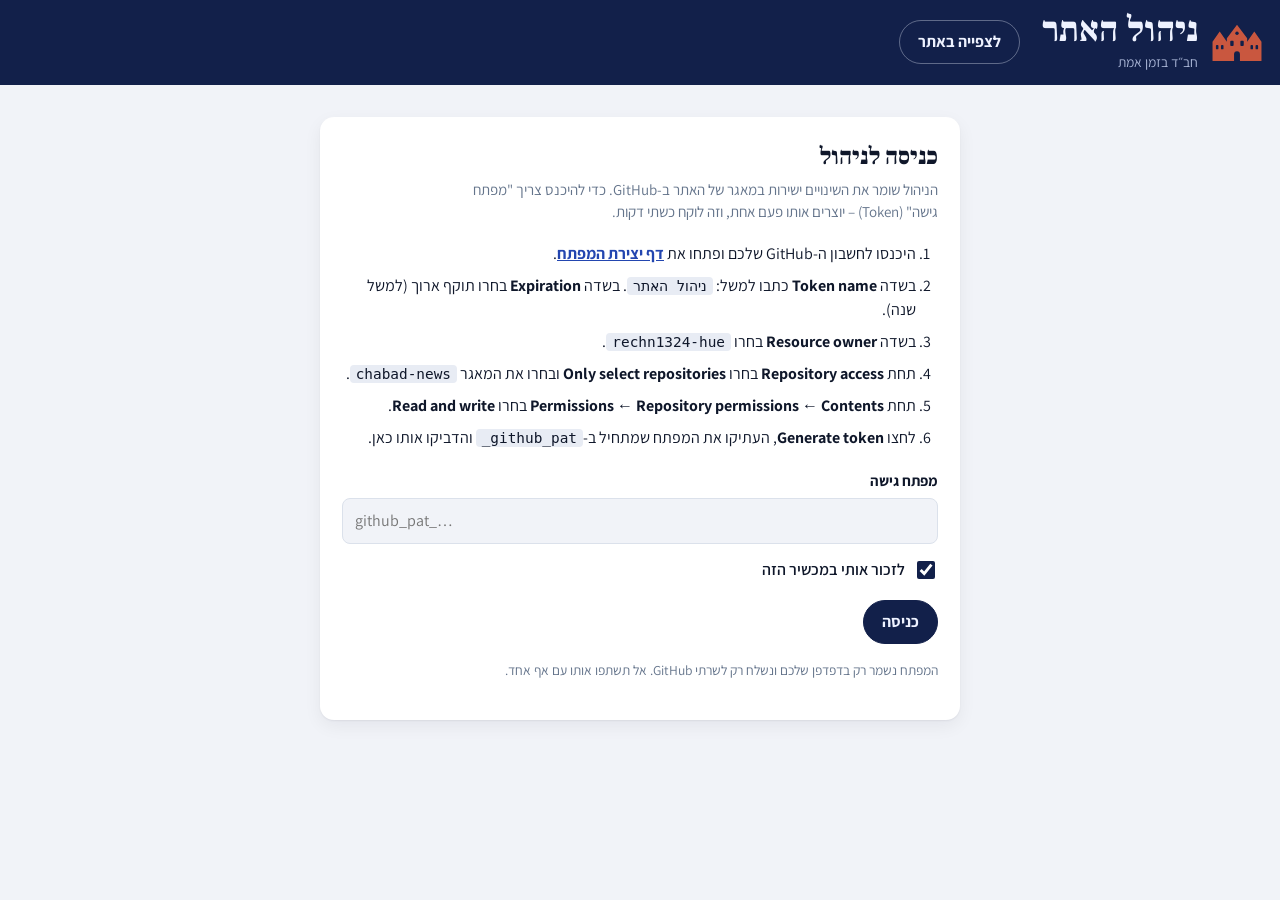
<file: admin.html>
<!doctype html>
<html lang="he" dir="rtl">
<head>
<meta charset="utf-8">
<meta name="viewport" content="width=device-width, initial-scale=1, viewport-fit=cover">
<meta name="robots" content="noindex">
<title>ניהול האתר · חב״ד בזמן אמת</title>
<meta name="theme-color" content="#12204a">
<link rel="icon" href="assets/icon.svg" type="image/svg+xml">
<link rel="preconnect" href="https://fonts.googleapis.com">
<link rel="preconnect" href="https://fonts.gstatic.com" crossorigin>
<link rel="stylesheet" href="https://fonts.googleapis.com/css2?family=Assistant:wght@400;500;600;700;800&family=Frank+Ruhl+Libre:wght@500;700;900&display=swap">
<link rel="stylesheet" href="assets/site.css?v=2">
<link rel="stylesheet" href="assets/admin.css?v=2">
</head>
<body>
<header class="masthead">
  <div class="wrap mast-row">
    <a class="brand" href="./" aria-label="לאתר">
      <svg class="logo" viewBox="0 0 64 48" aria-hidden="true">
        <path class="facade" d="M3 46V23l8.5-12L20 23v-4L32 3l12 16v4l8.5-12L61 23v23z"/>
        <g class="win"><rect x="7" y="27" width="3" height="5" rx="1"/><rect x="13" y="27" width="3" height="5" rx="1"/><rect x="48" y="27" width="3" height="5" rx="1"/><rect x="54" y="27" width="3" height="5" rx="1"/><rect x="24" y="22" width="4" height="6" rx="1"/><rect x="36" y="22" width="4" height="6" rx="1"/><path d="M28.5 46v-8a3.5 3.5 0 0 1 7 0v8z"/><circle cx="32" cy="13" r="2"/></g>
      </svg>
      <span><strong class="brand-name">ניהול האתר</strong><span class="brand-tag" id="admin-site">חב״ד בזמן אמת</span></span>
    </a>
    <nav class="mast-nav" aria-label="ניווט">
      <a class="btn on-navy" href="./" target="_blank" rel="noopener">לצפייה באתר</a>
      <button class="btn on-navy" id="logout" type="button" hidden>התנתקות</button>
    </nav>
  </div>
</header>

<main class="wrap">
  <section class="login" id="login" hidden>
    <div class="panel">
      <h2>כניסה לניהול</h2>
      <p class="hint">הניהול שומר את השינויים ישירות במאגר של האתר ב-GitHub. כדי להיכנס צריך "מפתח גישה" (Token) – יוצרים אותו פעם אחת, וזה לוקח כשתי דקות.</p>
      <ol class="steps">
        <li>היכנסו לחשבון ה-GitHub שלכם ופתחו את <a href="https://github.com/settings/personal-access-tokens/new" target="_blank" rel="noopener">דף יצירת המפתח</a>.</li>
        <li>בשדה <b>Token name</b> כתבו למשל: <code>ניהול האתר</code>. בשדה <b>Expiration</b> בחרו תוקף ארוך (למשל שנה).</li>
        <li>בשדה <b>Resource owner</b> בחרו <code id="owner-name">rechn1324-hue</code>.</li>
        <li>תחת <b>Repository access</b> בחרו <b>Only select repositories</b> ובחרו את המאגר <code id="repo-name">chabad-news</code>.</li>
        <li>תחת <b>Permissions</b> ← <b>Repository permissions</b> ← <b>Contents</b> בחרו <b>Read and write</b>.</li>
        <li>לחצו <b>Generate token</b>, העתיקו את המפתח שמתחיל ב-<code>github_pat_</code> והדביקו אותו כאן.</li>
      </ol>
      <form id="login-form" autocomplete="off">
        <div class="field">
          <label for="token">מפתח גישה</label>
          <input type="password" id="token" name="token" placeholder="github_pat_…" required dir="ltr" spellcheck="false">
        </div>
        <label class="check"><input type="checkbox" id="remember" checked> לזכור אותי במכשיר הזה</label>
        <div class="actions"><button class="btn primary" type="submit" id="login-btn">כניסה</button></div>
        <p class="form-error" id="login-error" role="alert" hidden></p>
      </form>
      <p class="hint small">המפתח נשמר רק בדפדפן שלכם ונשלח רק לשרתי GitHub. אל תשתפו אותו עם אף אחד.</p>
    </div>
  </section>

  <div class="admin-shell" id="shell" hidden>
    <nav class="admin-nav" aria-label="אזורי ניהול" id="admin-nav">
      <button type="button" data-view="posts">כתבות שלי</button>
      <button type="button" data-view="ads">פרסומות</button>
      <button type="button" data-view="flashes">מבזקים וציוצים</button>
      <button type="button" data-view="stories">סטוריז</button>
      <button type="button" data-view="auto">חדשות אוטומטיות</button>
      <button type="button" data-view="kids">איזור הילדים</button>
      <button type="button" data-view="scores">טבלת שיאים</button>
      <button type="button" data-view="sources">מקורות</button>
      <button type="button" data-view="settings">הגדרות</button>
    </nav>
    <div class="admin-main">
      <div class="status-strip" id="status-strip"></div>
      <div id="view"></div>
    </div>
  </div>
</main>

<div class="toast" id="toast" role="status" aria-live="polite" hidden></div>

<script src="assets/config.js"></script>
<script src="assets/common.js?v=2"></script>
<script src="assets/admin.js?v=2"></script>
</body>
</html>
</file>
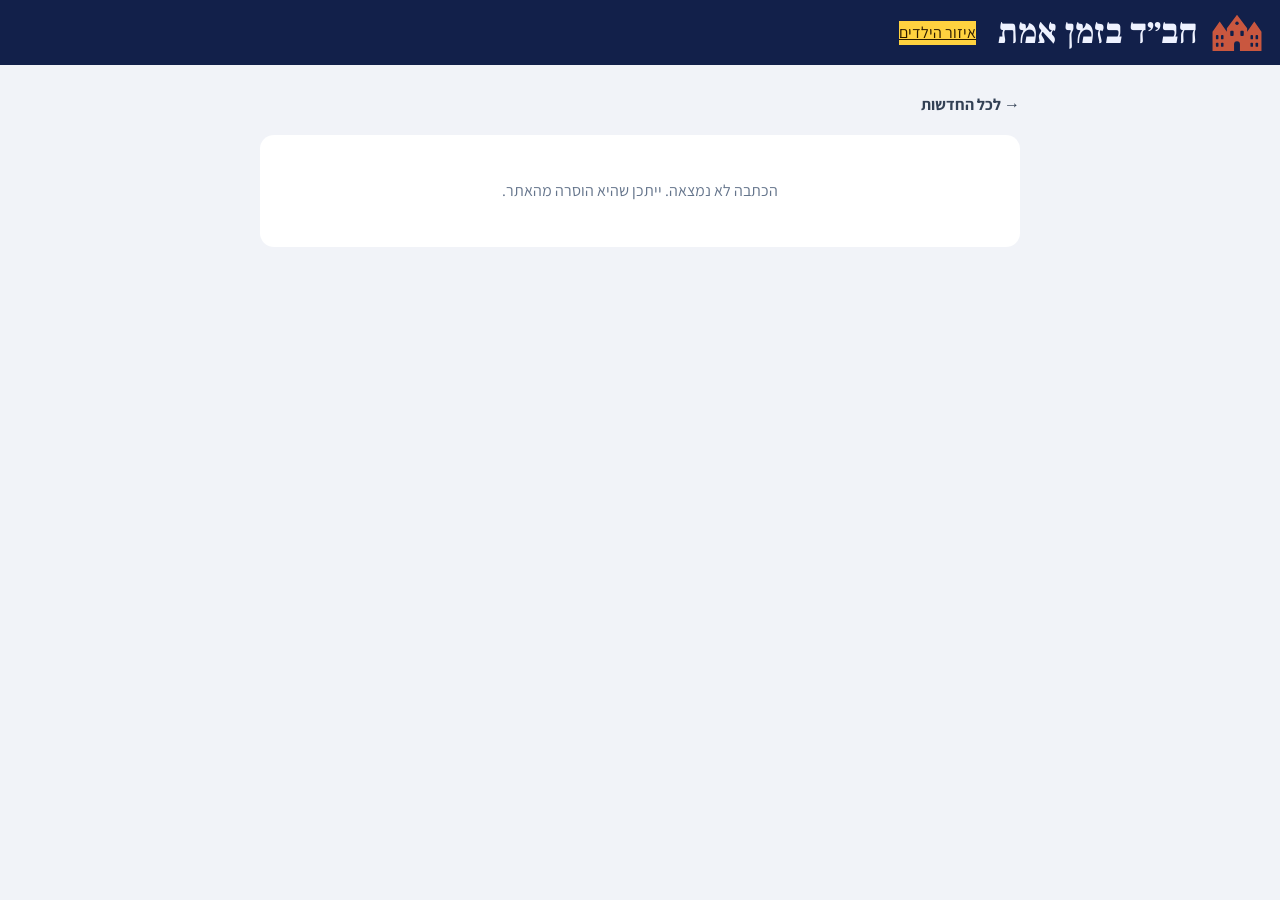
<file: post.html>
<!doctype html>
<html lang="he" dir="rtl">
<head>
<meta charset="utf-8">
<meta name="viewport" content="width=device-width, initial-scale=1, viewport-fit=cover">
<title>כתבה · חב״ד בזמן אמת</title>
<meta name="theme-color" content="#12204a">
<link rel="icon" href="assets/icon.svg" type="image/svg+xml">
<link rel="preconnect" href="https://fonts.googleapis.com">
<link rel="preconnect" href="https://fonts.gstatic.com" crossorigin>
<link rel="stylesheet" href="https://fonts.googleapis.com/css2?family=Assistant:wght@400;500;600;700;800&family=Frank+Ruhl+Libre:wght@500;700;900&display=swap">
<link rel="stylesheet" href="assets/site.css?v=2">
</head>
<body>
<header class="masthead">
  <div class="wrap mast-row">
    <a class="brand" href="./" aria-label="לעמוד הראשי">
      <svg class="logo" viewBox="0 0 64 48" aria-hidden="true">
        <path class="facade" d="M3 46V23l8.5-12L20 23v-4L32 3l12 16v4l8.5-12L61 23v23z"/>
        <g class="win">
          <rect x="7" y="27" width="3" height="5" rx="1"/><rect x="13" y="27" width="3" height="5" rx="1"/>
          <rect x="7" y="36" width="3" height="5" rx="1"/><rect x="13" y="36" width="3" height="5" rx="1"/>
          <rect x="48" y="27" width="3" height="5" rx="1"/><rect x="54" y="27" width="3" height="5" rx="1"/>
          <rect x="48" y="36" width="3" height="5" rx="1"/><rect x="54" y="36" width="3" height="5" rx="1"/>
          <rect x="24" y="22" width="4" height="6" rx="1"/><rect x="36" y="22" width="4" height="6" rx="1"/>
          <path d="M28.5 46v-8a3.5 3.5 0 0 1 7 0v8z"/><circle cx="32" cy="13" r="2"/>
        </g>
      </svg>
      <span><strong class="brand-name" id="site-name">חב״ד בזמן אמת</strong></span>
    </a>
    <nav class="mast-nav" aria-label="ניווט"><a class="kids-link" href="kids/">איזור הילדים</a></nav>
  </div>
</header>

<main class="wrap">
  <article class="article" id="article">
    <a class="back" href="./">→ לכל החדשות</a>
    <span class="skel" style="height:44px;margin-top:10px"></span>
    <span class="skel" style="height:44px;margin-top:10px;width:70%"></span>
    <span class="skel" style="height:18px;margin-top:24px"></span>
    <span class="skel" style="height:18px;margin-top:10px"></span>
  </article>
</main>

<script src="assets/config.js"></script>
<script src="assets/common.js?v=2"></script>
<script>
(function () {
  'use strict';
  var S = window.Site, esc = S.esc;
  var box = document.getElementById('article');

  function bodyHTML(text) {
    return String(text || '').split(/\n{2,}/).map(function (block) {
      block = block.trim();
      if (!block) return '';
      if (/^##\s+/.test(block)) return '<h2>' + esc(block.replace(/^##\s+/, '')) + '</h2>';
      return '<p>' + S.linkify(esc(block)).replace(/\n/g, '<br>') + '</p>';
    }).join('');
  }

  function render(content) {
    var c = S.normContent(content);
    var name = c.settings.siteName || 'חב״ד בזמן אמת';
    document.getElementById('site-name').textContent = name;
    var id = decodeURIComponent(location.hash.slice(1));
    var p = (c.posts || []).filter(function (x) { return x && x.id === id; })[0];
    if (!p) {
      box.innerHTML = '<a class="back" href="./">→ לכל החדשות</a><div class="empty">הכתבה לא נמצאה. ייתכן שהיא הוסרה מהאתר.</div>';
      document.title = 'הכתבה לא נמצאה · ' + name;
      return;
    }
    document.title = p.title + ' · ' + name;
    var v = S.ytId(p.video);
    var img = S.asset(p.image);
    var others = (c.posts || []).filter(function (x) { return x && x.id !== p.id && x.title; })
      .sort(function (a, b) { return (b.date || 0) - (a.date || 0); }).slice(0, 4);
    box.innerHTML =
      '<a class="back" href="./">→ לכל החדשות</a>' +
      '<div class="meta"><span class="src" data-c="own">' + esc(name) + '</span><time>' + (p.date ? S.when(p.date) : '') + '</time></div>' +
      '<h1 dir="auto">' + esc(p.title) + '</h1>' +
      (p.summary ? '<p class="summary" dir="auto">' + esc(p.summary) + '</p>' : '') +
      (v ? '<div class="video-embed"><iframe src="https://www.youtube-nocookie.com/embed/' + esc(v) + '?rel=0" title="' + esc(p.title) + '" allow="encrypted-media; picture-in-picture; fullscreen" allowfullscreen></iframe></div>' : '') +
      (img && !v ? '<figure><img src="' + esc(img) + '" alt=""></figure>' : '') +
      '<div class="body" dir="auto">' + bodyHTML(p.body) + '</div>' +
      (S.safeUrl(p.link) ? '<p><a class="btn" href="' + esc(S.safeUrl(p.link)) + '" target="_blank" rel="noopener">לקריאה נוספת במקור ←</a></p>' : '') +
      '<div class="post-share">' +
        '<a class="btn primary" id="wa" target="_blank" rel="noopener">שיתוף בוואטסאפ</a>' +
        '<button class="btn" id="copy" type="button">שיתוף / העתקת קישור</button>' +
      '</div>' +
      (others.length ? '<section class="block" style="margin-top:34px"><div class="block-head"><h2>עוד מהמערכת</h2></div><div class="cards">' +
        others.map(function (o) {
          var oi = S.asset(o.image);
          return '<article class="card compact"><a class="card-media" href="post.html#' + encodeURIComponent(o.id) + '">' +
            (oi ? '<img src="' + esc(oi) + '" alt="" loading="lazy">' : '<span class="noimg-art"><span class="noimg-inner"><b>' + esc(name) + '</b></span></span>') +
            '</a><div class="card-body"><div class="meta"><time>' + (o.date ? S.ago(o.date) : '') + '</time></div><h3 dir="auto"><a href="post.html#' +
            encodeURIComponent(o.id) + '">' + esc(o.title) + '</a></h3></div></article>';
        }).join('') + '</div></section>' : '');
    // קישור שיתוף עם תמונה וכותרת (עמוד שיתוף שנבנה אוטומטית בכל פרסום)
    var shareU = location.href.replace(/[#?].*$/, '').replace(/[^/]*$/, '') + 's/p-' + encodeURIComponent(p.id) + '.html';
    document.getElementById('wa').href = 'https://wa.me/?text=' + encodeURIComponent(p.title + '\n' + shareU);
    document.getElementById('copy').addEventListener('click', function (e) {
      var btn = e.currentTarget;
      var done = function () { btn.textContent = 'הקישור הועתק'; setTimeout(function () { btn.textContent = 'העתקת קישור'; }, 2000); };
      if (navigator.share) { navigator.share({ title: p.title, url: shareU }).catch(function () {}); return; }
      if (navigator.clipboard) navigator.clipboard.writeText(shareU).then(done, function () { prompt('העתיקו את הקישור:', shareU); });
      else prompt('העתיקו את הקישור:', shareU);
    });
    window.scrollTo(0, 0);
  }

  function load() {
    S.getJSON('data/content.json').then(render, function () {
      box.innerHTML = '<a class="back" href="./">→ לכל החדשות</a><div class="empty">לא הצלחנו לטעון את הכתבה. נסו לרענן את העמוד.</div>';
    });
  }
  window.addEventListener('hashchange', load);
  load();
})();
</script>
</body>
</html>
</file>
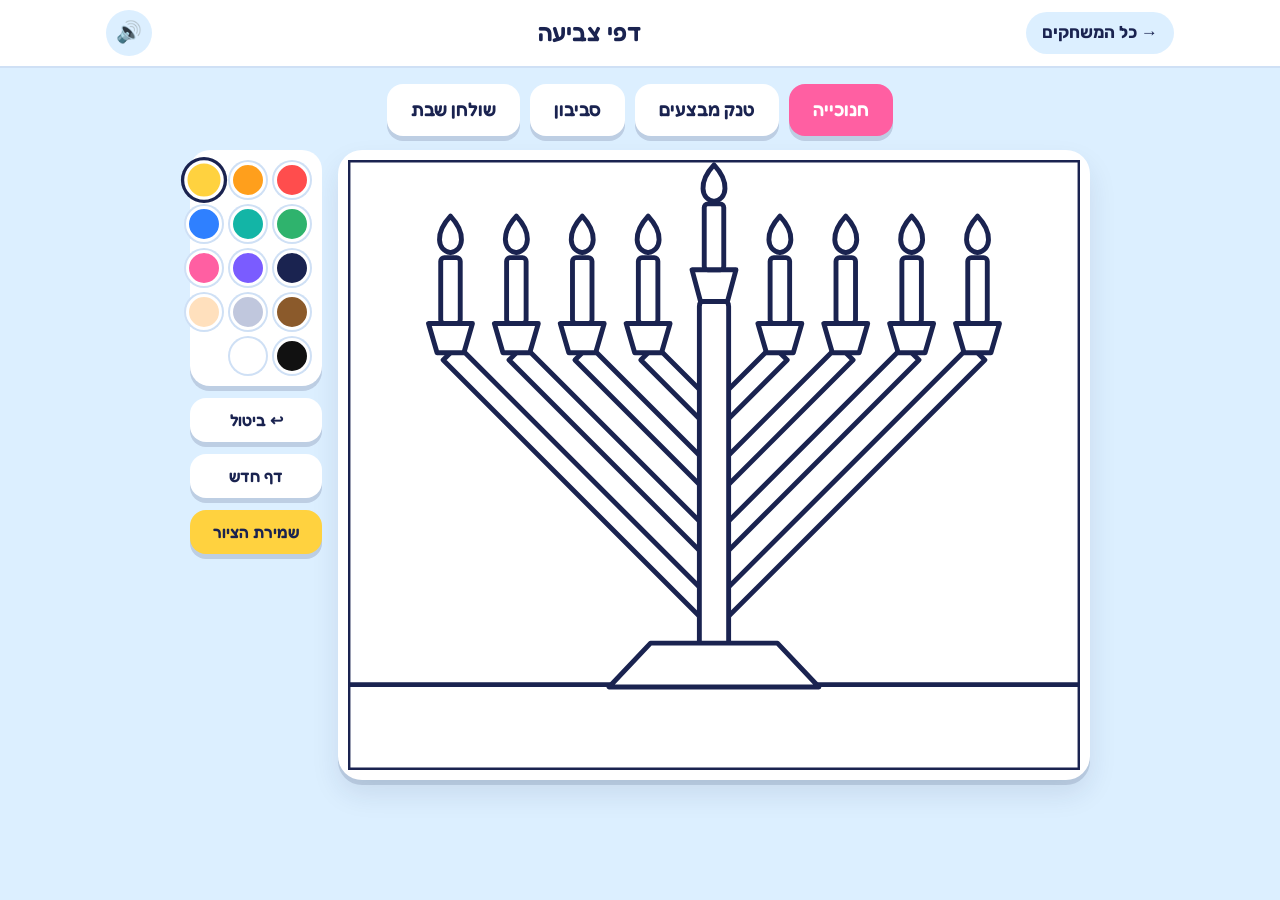
<file: kids/coloring.html>
<!doctype html>
<html lang="he" dir="rtl">
<head>
<meta charset="utf-8">
<meta name="viewport" content="width=device-width, initial-scale=1, viewport-fit=cover">
<title>דפי צביעה · איזור הילדים</title>
<meta name="theme-color" content="#ffffff">
<link rel="icon" href="../assets/icon.svg" type="image/svg+xml">
<link rel="preconnect" href="https://fonts.googleapis.com">
<link rel="preconnect" href="https://fonts.gstatic.com" crossorigin>
<link rel="stylesheet" href="https://fonts.googleapis.com/css2?family=Fredoka:wght@500;600;700&family=Rubik:wght@400;500;600;700&display=swap">
<link rel="stylesheet" href="kids.css">
<style>
  .pics { display: flex; justify-content: center; gap: 10px; flex-wrap: wrap; margin-bottom: 14px; }
  .pics .kbtn[aria-pressed="true"] { background: var(--pink); color: #fff; }
  .studio { display: grid; grid-template-columns: minmax(0, 1fr) 132px; gap: 16px; max-width: 900px; margin: 0 auto; align-items: start; }
  @media (max-width: 700px) { .studio { grid-template-columns: minmax(0, 1fr); } }
  .paper { background: #fff; border-radius: 24px; box-shadow: var(--lift); padding: 10px; }
  .paper svg { display: block; width: 100%; height: auto; touch-action: manipulation; }
  .paper .r { cursor: pointer; transition: fill .15s; }
  .tools { display: flex; flex-direction: column; gap: 12px; }
  @media (max-width: 700px) { .tools { flex-direction: row; flex-wrap: wrap; justify-content: center; } }
  .palette { display: grid; grid-template-columns: repeat(3, 36px); gap: 8px; background: #fff; padding: 12px; border-radius: 20px; box-shadow: var(--press); }
  @media (max-width: 700px) { .palette { grid-template-columns: repeat(7, 36px); } }
  .sw { width: 36px; height: 36px; border-radius: 50%; border: 3px solid #fff; box-shadow: 0 0 0 2px var(--line); cursor: pointer; padding: 0; }
  .sw[aria-pressed="true"] { box-shadow: 0 0 0 3px var(--ink); transform: scale(1.1); }
  .tools .kbtn { font-size: 1rem; padding: 10px 14px; }
  .tools .kbtn.confirm { background: var(--tomato); color: #fff; }
  .saved-note { max-width: 900px; margin: 14px auto 0; background: var(--teal); color: #fff; border-radius: 18px; padding: 12px 16px; font-weight: 600; text-align: center; }
  .saved-note a { color: #fff; }
  @media (max-width: 520px) { .pics .kbtn { font-size: 1rem; padding: 9px 14px; } .game-main { padding-top: 12px; } }
</style>
</head>
<body>
<header class="kbar">
  <div class="kwrap kbar-row">
    <a class="kback" href="./">→ כל המשחקים</a>
    <h1>דפי צביעה</h1>
    <button class="ksound" id="sound" type="button">🔊</button>
  </div>
</header>

<main class="kwrap game-main">
  <div class="pics" role="group" aria-label="בחירת ציור">
    <button class="kbtn white" data-pic="menorah" type="button" aria-pressed="true">חנוכייה</button>
    <button class="kbtn white" data-pic="tank" type="button" aria-pressed="false">טנק מבצעים</button>
    <button class="kbtn white" data-pic="dreidel" type="button" aria-pressed="false">סביבון</button>
    <button class="kbtn white" data-pic="shabbat" type="button" aria-pressed="false">שולחן שבת</button>
  </div>
  <div class="studio">
    <div class="paper" id="paper"></div>
    <div class="tools">
      <div class="palette" id="palette" role="group" aria-label="צבעים"></div>
      <button class="kbtn white" id="undo" type="button">↩ ביטול</button>
      <button class="kbtn white" id="clear" type="button">דף חדש</button>
      <button class="kbtn" id="save" type="button">שמירת הציור</button>
    </div>
  </div>
  <p class="saved-note" id="saved-note" hidden>הציור נשמר! 🎨 רוצים שהוא יופיע באיזור הילדים? בקשו מאבא או אמא לשלוח אותו אלינו – <a href="./#gallery">איך שולחים?</a></p>
</main>

<script src="kids.js"></script>
<script>
(function () {
  'use strict';
  var K = window.Kids;
  var INK = '#1a2350';
  var COLORS = ['#ff4d4d', '#ff9f1c', '#ffd23f', '#2fb36d', '#13b5a6', '#2f80ff', '#1a2350', '#7a5cff', '#ff5fa2', '#8b5a2b', '#c0c7dd', '#ffe0bd', '#111111', '#ffffff'];
  var color = COLORS[2];
  var undo = [];
  var pic = 'menorah';

  function attrs(o) { return Object.keys(o).map(function (k) { return k + '="' + o[k] + '"'; }).join(' '); }
  function R(tag, o) { return '<' + tag + ' class="r" fill="#ffffff" stroke="' + INK + '" stroke-width="4" stroke-linejoin="round" ' + attrs(o) + '/>'; }
  function T(x, y, size, text, extra) {
    return '<text class="r" x="' + x + '" y="' + y + '" font-size="' + size + '" text-anchor="middle" font-family="Fredoka, Rubik, Arial" font-weight="700" fill="' + INK + '" stroke="' + INK + '" stroke-width="1.5" ' + (extra || '') + '>' + text + '</text>';
  }
  function pts(a) { return a.map(function (p) { return p[0].toFixed(1) + ',' + p[1].toFixed(1); }).join(' '); }
  function flame(cx, top) { return R('path', { d: 'M' + cx + ' ' + top + ' C' + (cx + 13) + ' ' + (top + 14) + ' ' + (cx + 11) + ' ' + (top + 28) + ' ' + cx + ' ' + (top + 30) + ' C' + (cx - 11) + ' ' + (top + 28) + ' ' + (cx - 13) + ' ' + (top + 14) + ' ' + cx + ' ' + top + ' Z' }); }

  var PICS = {
    // חנוכייה בסגנון חב״ד – קנים ישרים ואלכסוניים
    menorah: function () {
      var s = R('rect', { x: 0, y: 0, width: 600, height: 500 }) + R('rect', { x: 0, y: 430, width: 600, height: 70 });
      var arms = '', tops = '';
      for (var i = 4; i >= 1; i--) {
        [-1, 1].forEach(function (sg) {
          var d = 54 * i, cx = 300 + sg * d, y0 = 158 + d, n = [6, 6 * sg];
          arms += R('polygon', { points: pts([[300 + n[0], y0 + n[1]], [cx + n[0], 158 + n[1]], [cx - n[0], 158 - n[1]], [300 - n[0], y0 - n[1]]]) });
          tops += R('polygon', { points: pts([[cx - 18, 134], [cx + 18, 134], [cx + 11, 158], [cx - 11, 158]]) }) +
            R('rect', { x: cx - 8, y: 80, width: 16, height: 54, rx: 3 }) + flame(cx, 46);
        });
      }
      s += arms + R('rect', { x: 288, y: 114, width: 24, height: 292, rx: 6 }) +
        R('polygon', { points: pts([[214, 432], [386, 432], [352, 396], [248, 396]]) }) + tops +
        R('polygon', { points: pts([[282, 90], [318, 90], [311, 116], [289, 116]]) }) +
        R('rect', { x: 292, y: 36, width: 16, height: 54, rx: 3 }) + flame(300, 4);
      return s;
    },
    tank: function () {
      return R('rect', { x: 0, y: 0, width: 600, height: 330 }) + R('circle', { cx: 528, cy: 70, r: 42 }) +
        R('ellipse', { cx: 110, cy: 78, rx: 52, ry: 22 }) + R('ellipse', { cx: 150, cy: 62, rx: 40, ry: 26 }) + R('ellipse', { cx: 290, cy: 52, rx: 46, ry: 18 }) +
        R('rect', { x: 0, y: 330, width: 600, height: 50 }) + R('rect', { x: 0, y: 380, width: 600, height: 120 }) +
        R('rect', { x: 20, y: 436, width: 90, height: 12, rx: 4 }) + R('rect', { x: 170, y: 436, width: 90, height: 12, rx: 4 }) + R('rect', { x: 320, y: 436, width: 90, height: 12, rx: 4 }) + R('rect', { x: 470, y: 436, width: 90, height: 12, rx: 4 }) +
        R('polygon', { points: '426,198 466,170 472,198' }) +
        R('rect', { x: 92, y: 132, width: 330, height: 62, rx: 8 }) + T(257, 176, 38, 'מבצע תפילין') +
        R('rect', { x: 60, y: 198, width: 404, height: 142, rx: 18 }) +
        R('path', { d: 'M464 236 L532 236 Q548 236 554 252 L568 300 L568 340 L464 340 Z' }) +
        R('path', { d: 'M476 248 L528 248 Q538 248 542 258 L554 296 L476 296 Z' }) +
        R('rect', { x: 88, y: 222, width: 84, height: 52, rx: 8 }) + R('rect', { x: 190, y: 222, width: 84, height: 52, rx: 8 }) +
        R('rect', { x: 300, y: 220, width: 64, height: 110, rx: 6 }) + R('circle', { cx: 352, cy: 280, r: 6 }) +
        R('rect', { x: 60, y: 300, width: 240, height: 18 }) + R('rect', { x: 364, y: 300, width: 100, height: 18 }) +
        R('rect', { x: 556, y: 318, width: 28, height: 18, rx: 4 }) + R('circle', { cx: 556, cy: 304, r: 8 }) +
        R('circle', { cx: 150, cy: 345, r: 42 }) + R('circle', { cx: 150, cy: 345, r: 16 }) +
        R('circle', { cx: 440, cy: 345, r: 42 }) + R('circle', { cx: 440, cy: 345, r: 16 });
    },
    dreidel: function () {
      var s = R('rect', { x: 0, y: 0, width: 600, height: 500 }) + R('rect', { x: 0, y: 440, width: 600, height: 60 });
      [[80, 70], [520, 90], [470, 260], [110, 300]].forEach(function (p) {
        var x = p[0], y = p[1];
        s += R('polygon', { points: pts([[x, y - 22], [x + 7, y - 7], [x + 22, y], [x + 7, y + 7], [x, y + 22], [x - 7, y + 7], [x - 22, y], [x - 7, y - 7]]) });
      });
      s += R('rect', { x: 284, y: 36, width: 34, height: 96, rx: 14 }) +
        R('polygon', { points: '170,140 380,140 432,118 222,118' }) +
        R('polygon', { points: '380,140 432,118 432,302 380,330' }) +
        R('path', { d: 'M170 140 L380 140 L380 330 L275 446 L170 330 Z' }) +
        R('polygon', { points: '380,330 432,302 275,446' }) +
        T(275, 292, 140, 'ג') + T(406, 252, 64, 'ה') +
        R('circle', { cx: 92, cy: 418, r: 32 }) + R('circle', { cx: 92, cy: 418, r: 20 }) +
        R('circle', { cx: 160, cy: 436, r: 26 }) + R('circle', { cx: 160, cy: 436, r: 15 }) +
        R('circle', { cx: 506, cy: 424, r: 32 }) + R('circle', { cx: 506, cy: 424, r: 20 });
      return s;
    },
    shabbat: function () {
      var s = R('rect', { x: 0, y: 0, width: 600, height: 330 }) +
        R('rect', { x: 224, y: 40, width: 152, height: 108, rx: 6 }) + R('rect', { x: 238, y: 54, width: 124, height: 80 }) +
        R('polygon', { points: '250,128 250,104 262,90 274,104 274,98 300,70 326,98 326,104 338,90 350,104 350,128' }) +
        R('rect', { x: 0, y: 330, width: 600, height: 36 }) + R('rect', { x: 0, y: 366, width: 600, height: 134 });
      [150, 450].forEach(function (x) {
        s += R('ellipse', { cx: x, cy: 322, rx: 46, ry: 12 }) + R('rect', { x: x - 10, y: 220, width: 20, height: 100 }) +
          R('rect', { x: x - 24, y: 206, width: 48, height: 16, rx: 4 }) + R('rect', { x: x - 12, y: 112, width: 24, height: 94, rx: 3 }) + flame(x, 74);
      });
      s += R('rect', { x: 214, y: 300, width: 172, height: 22, rx: 8 });
      [[262, 286], [338, 286]].forEach(function (c) {
        s += R('circle', { cx: c[0] - 22, cy: c[1], r: 18 }) + R('circle', { cx: c[0] + 22, cy: c[1], r: 18 }) + R('circle', { cx: c[0], cy: c[1] - 6, r: 23 });
      });
      s += R('path', { d: 'M520 244 L566 244 L558 292 Q543 302 528 292 Z' }) + R('rect', { x: 538, y: 294, width: 10, height: 26 }) + R('ellipse', { cx: 543, cy: 324, rx: 22, ry: 7 }) +
        T(300, 410, 44, 'שבת שלום');
      return s;
    },
  };

  function draw() {
    undo = [];
    document.getElementById('paper').innerHTML = '<svg id="art" viewBox="0 0 600 500" xmlns="http://www.w3.org/2000/svg" role="img" aria-label="ציור לצביעה">' + PICS[pic]() + '</svg>';
  }

  document.getElementById('palette').innerHTML = COLORS.map(function (c, i) {
    return '<button class="sw" type="button" data-c="' + c + '" style="background:' + c + '" aria-label="צבע ' + (i + 1) + '" aria-pressed="' + (c === color) + '"></button>';
  }).join('');
  document.getElementById('palette').addEventListener('click', function (e) {
    var b = e.target.closest('[data-c]');
    if (!b) return;
    color = b.dataset.c;
    document.querySelectorAll('.sw').forEach(function (x) { x.setAttribute('aria-pressed', String(x === b)); });
    K.sfx.tick();
  });

  document.getElementById('paper').addEventListener('click', function (e) {
    var el = e.target.closest('.r');
    if (!el) return;
    undo.push([el, el.getAttribute('fill')]);
    el.setAttribute('fill', color);
    K.sfx.flip();
  });
  document.getElementById('undo').addEventListener('click', function () {
    var u = undo.pop();
    if (u) u[0].setAttribute('fill', u[1]);
  });
  // "דף חדש" מוחק הכול – מבקשים לחיצה שנייה כדי שלא יימחק בטעות
  var clearBtn = document.getElementById('clear'), clearArm = 0;
  clearBtn.addEventListener('click', function () {
    if (!undo.length) { draw(); return; }
    if (clearArm) {
      clearTimeout(clearArm); clearArm = 0;
      clearBtn.textContent = 'דף חדש'; clearBtn.classList.remove('confirm');
      draw();
      return;
    }
    clearBtn.textContent = 'בטוחים? לחצו שוב';
    clearBtn.classList.add('confirm');
    clearArm = setTimeout(function () { clearArm = 0; clearBtn.textContent = 'דף חדש'; clearBtn.classList.remove('confirm'); }, 2500);
  });
  document.querySelector('.pics').addEventListener('click', function (e) {
    var b = e.target.closest('[data-pic]');
    if (!b) return;
    pic = b.dataset.pic;
    document.querySelectorAll('.pics [data-pic]').forEach(function (x) { x.setAttribute('aria-pressed', String(x === b)); });
    draw();
  });
  document.getElementById('save').addEventListener('click', function () {
    var svg = document.getElementById('art');
    var data = new XMLSerializer().serializeToString(svg);
    var img = new Image();
    img.onload = function () {
      var c = document.createElement('canvas');
      c.width = 1200; c.height = 1000;
      var g = c.getContext('2d');
      g.fillStyle = '#ffffff'; g.fillRect(0, 0, c.width, c.height);
      g.drawImage(img, 0, 0, c.width, c.height);
      c.toBlob(function (blob) {
        var a = document.createElement('a');
        a.href = URL.createObjectURL(blob);
        a.download = 'הציור-שלי.png';
        document.body.appendChild(a); a.click(); a.remove();
        setTimeout(function () { URL.revokeObjectURL(a.href); }, 4000);
        K.sfx.win();
        document.getElementById('saved-note').hidden = false;
      }, 'image/png');
    };
    img.src = 'data:image/svg+xml;charset=utf-8,' + encodeURIComponent(data);
  });
  draw();
})();
</script>
</body>
</html>
</file>
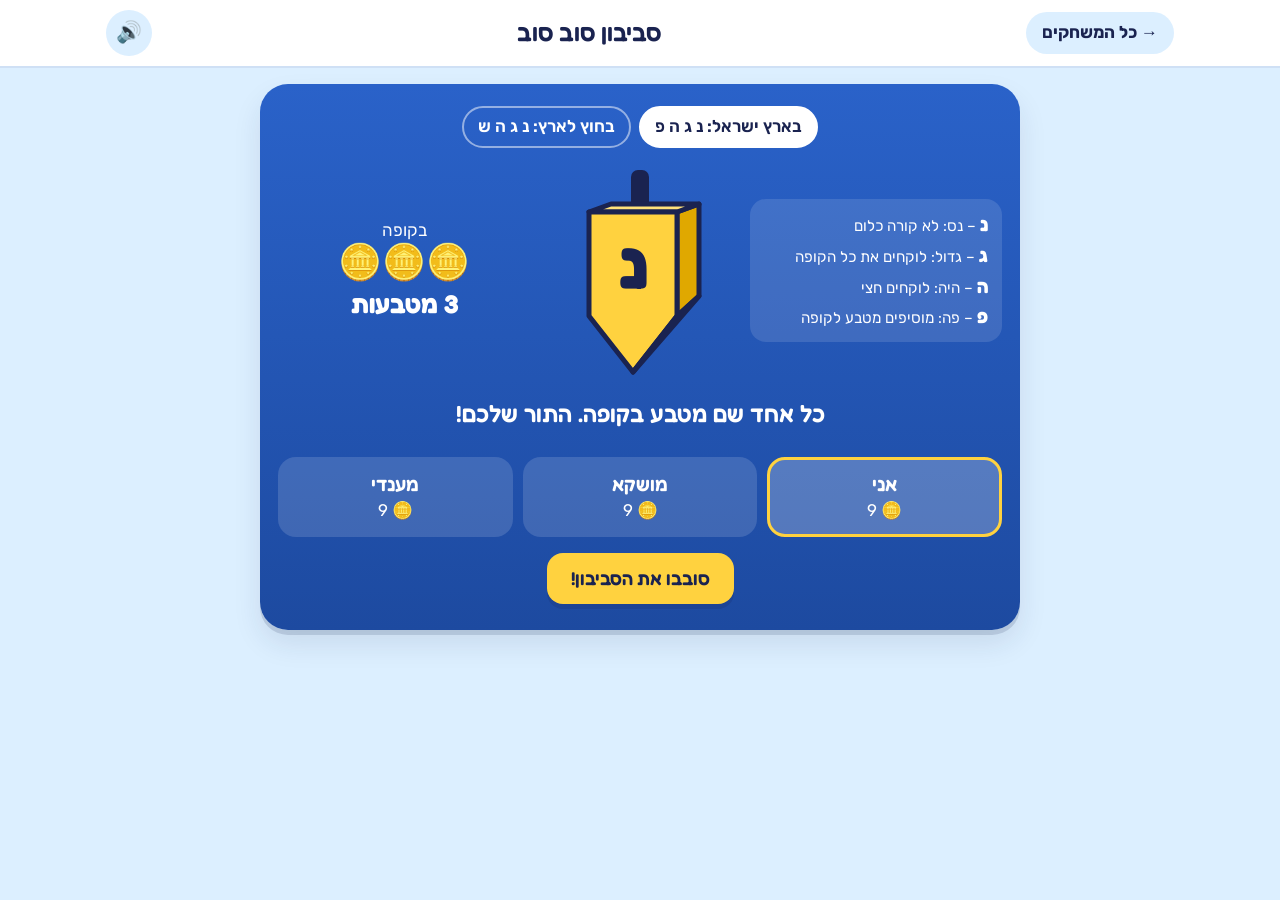
<file: kids/dreidel.html>
<!doctype html>
<html lang="he" dir="rtl">
<head>
<meta charset="utf-8">
<meta name="viewport" content="width=device-width, initial-scale=1, viewport-fit=cover">
<title>סביבון סוב סוב · איזור הילדים</title>
<meta name="theme-color" content="#ffffff">
<link rel="icon" href="../assets/icon.svg" type="image/svg+xml">
<link rel="preconnect" href="https://fonts.googleapis.com">
<link rel="preconnect" href="https://fonts.gstatic.com" crossorigin>
<link rel="stylesheet" href="https://fonts.googleapis.com/css2?family=Fredoka:wght@500;600;700&family=Rubik:wght@400;500;600;700&display=swap">
<link rel="stylesheet" href="kids.css">
<style>
  .table { position: relative; max-width: 760px; margin: 0 auto; background: linear-gradient(180deg, #2a62c9, #1d4aa0); border-radius: 28px; padding: 22px 18px 26px; box-shadow: var(--lift); color: #fff; }
  .where { display: flex; justify-content: center; gap: 8px; flex-wrap: wrap; margin-bottom: 8px; }
  .where button { border: 2px solid rgba(255,255,255,.5); background: transparent; color: #fff; border-radius: 999px; padding: 6px 14px; font-weight: 600; cursor: pointer; }
  .where button[aria-pressed="true"] { background: #fff; color: var(--ink); border-color: #fff; }
  .spin-area { display: grid; grid-template-columns: minmax(0, 1fr) 200px minmax(0, 1fr); align-items: center; gap: 10px; }
  .dreidel-box { height: 230px; display: flex; align-items: flex-end; justify-content: center; }
  #dreidel { width: 150px; height: 220px; transform-origin: 50% 92%; }
  .pot { text-align: center; }
  .pot .coins { font-size: 2.2rem; line-height: 1.1; min-height: 2.6rem; word-break: break-all; }
  .pot b { font-family: var(--font-fun); font-size: 1.6rem; display: block; }
  .letters-help { font-size: .95rem; line-height: 1.6; background: rgba(255,255,255,.12); border-radius: 16px; padding: 10px 14px; }
  .letters-help b { font-family: var(--font-fun); font-size: 1.2rem; }
  @media (max-width: 640px) {
    .table { padding: 16px 12px 20px; }
    .spin-area { grid-template-columns: minmax(0, 1fr) minmax(0, 1fr); gap: 6px; }
    .letters-help { order: 3; grid-column: 1 / -1; }
    .dreidel-box { height: 190px; }
    #dreidel { width: 124px; height: 182px; }
    .game-main { padding-top: 12px; }
  }
  .dreidel-box { cursor: pointer; -webkit-tap-highlight-color: transparent; touch-action: manipulation; }
  .msg { text-align: center; font-family: var(--font-fun); font-weight: 600; font-size: 1.45rem; min-height: 2.2em; margin: 10px 0; }
  .players { display: grid; grid-template-columns: repeat(3, minmax(0, 1fr)); gap: 10px; margin-top: 6px; }
  .player { background: rgba(255,255,255,.14); border-radius: 18px; padding: 10px; text-align: center; border: 3px solid transparent; }
  .player.turn { border-color: var(--sun); background: rgba(255,255,255,.24); }
  .player.out { opacity: .45; }
  .player .nm { font-family: var(--font-fun); font-weight: 600; font-size: 1.2rem; }
  .player .cn { font-size: 1.05rem; }
  .go { display: flex; justify-content: center; margin-top: 16px; }
  .table .overlay { border-radius: 28px; color: var(--ink); }
</style>
</head>
<body>
<header class="kbar">
  <div class="kwrap kbar-row">
    <a class="kback" href="./">→ כל המשחקים</a>
    <h1>סביבון סוב סוב</h1>
    <button class="ksound" id="sound" type="button">🔊</button>
  </div>
</header>

<main class="kwrap game-main">
  <div class="table">
    <div class="where" role="group" aria-label="איפה משחקים">
      <button type="button" data-where="il" aria-pressed="true">בארץ ישראל: נ ג ה פ</button>
      <button type="button" data-where="out" aria-pressed="false">בחוץ לארץ: נ ג ה ש</button>
    </div>
    <div class="spin-area">
      <div class="letters-help" id="help"></div>
      <div class="dreidel-box">
        <svg id="dreidel" viewBox="0 0 150 220" aria-label="סביבון">
          <rect x="66" y="4" width="18" height="44" rx="7" fill="#1a2350"/>
          <path id="d-side" d="M112 46 L134 38 L134 130 L112 150 Z" fill="#e0a800" stroke="#1a2350" stroke-width="5" stroke-linejoin="round"/>
          <path d="M24 46 L112 46 L134 38 L46 38 Z" fill="#ffe27a" stroke="#1a2350" stroke-width="5" stroke-linejoin="round"/>
          <path id="d-front" d="M24 46 L112 46 L112 150 L68 206 L24 150 Z" fill="#ffd23f" stroke="#1a2350" stroke-width="5" stroke-linejoin="round"/>
          <path d="M112 150 L134 130 L68 206 Z" fill="#c99400" stroke="#1a2350" stroke-width="5" stroke-linejoin="round"/>
          <g id="d-letter-g"><text id="d-letter" x="68" y="122" text-anchor="middle" font-family="Fredoka, Rubik, Arial" font-weight="700" font-size="68" fill="#1a2350">נ</text></g>
        </svg>
      </div>
      <div class="pot"><span>בקופה</span><div class="coins" id="pot-coins"></div><b id="pot-n">0</b></div>
    </div>
    <div class="msg" id="msg" aria-live="polite">לוחצים על "סובבו!" ומגלים מה יוצא</div>
    <div class="players" id="players"></div>
    <div class="go"><button class="kbtn" id="spin" type="button">סובבו את הסביבון!</button></div>
    <div class="overlay" id="end" hidden>
      <h2 id="end-title"></h2>
      <p id="end-text"></p>
      <button class="kbtn blue" id="again" type="button">משחק חדש</button>
    </div>
  </div>
</main>

<script src="kids.js"></script>
<script>
(function () {
  'use strict';
  var K = window.Kids;
  var $ = function (id) { return document.getElementById(id); };
  var where = K.load('dreidel-where', 'il');
  var START = 10, MAX_ROUNDS = 12;
  var g = null, spinning = false;

  function letters() { return ['נ', 'ג', 'ה', where === 'il' ? 'פ' : 'ש']; }
  var WORDS = { 'נ': 'נס', 'ג': 'גדול', 'ה': 'היה', 'פ': 'פה', 'ש': 'שם' };

  function renderHelp() {
    $('help').innerHTML = '<b>נ</b> – נס: לא קורה כלום<br><b>ג</b> – גדול: לוקחים את כל הקופה<br><b>ה</b> – היה: לוקחים חצי<br><b>' + letters()[3] + '</b> – ' + WORDS[letters()[3]] + ': מוסיפים מטבע לקופה';
    document.querySelectorAll('[data-where]').forEach(function (b) { b.setAttribute('aria-pressed', String(b.dataset.where === where)); });
  }

  function newGame() {
    g = { players: [{ n: 'אני', c: START, me: true }, { n: 'מושקא', c: START }, { n: 'מענדי', c: START }], pot: 0, turn: 0, round: 1 };
    ante();
    $('end').hidden = true;
    render();
    $('msg').textContent = 'כל אחד שם מטבע בקופה. התור שלכם!';
  }

  function alive() { return g.players.filter(function (p) { return p.c > 0; }); }
  function ante() { g.players.forEach(function (p) { if (p.c > 0) { p.c--; g.pot++; } }); }

  function render() {
    $('players').innerHTML = g.players.map(function (p, i) {
      return '<div class="player' + (i === g.turn ? ' turn' : '') + (p.c <= 0 ? ' out' : '') + '"><div class="nm">' + p.n + '</div><div class="cn">🪙 ' + p.c + '</div></div>';
    }).join('');
    $('pot-n').textContent = g.pot + ' מטבעות';
    $('pot-coins').textContent = '🪙'.repeat(Math.min(g.pot, 12)) + (g.pot > 12 ? '…' : '');
    var me = g.turn === 0 && g.players[0].c > 0;
    $('spin').disabled = spinning || !me;
    $('spin').textContent = me ? 'סובבו את הסביבון!' : 'עכשיו התור של ' + g.players[g.turn].n + '…';
  }

  function animate(final, done) {
    spinning = true;
    render();
    var el = $('dreidel'), letterEl = $('d-letter'), front = $('d-front');
    var L = letters();
    var turns = 7 + Math.random() * 3;
    var dur = 2300, t0 = performance.now(), lastFace = -1;
    var reduce = window.matchMedia && matchMedia('(prefers-reduced-motion: reduce)').matches;
    if (reduce) dur = 300;
    (function frame(now) {
      var p = Math.min(1, (now - t0) / dur);
      var e = 1 - Math.pow(1 - p, 3);
      var ang = e * turns * Math.PI * 2;
      var face = Math.floor(ang / (Math.PI / 2)) % 4;
      var sx = Math.abs(Math.cos(ang % (Math.PI / 2) - Math.PI / 4)) * 0.45 + 0.55;
      var wob = Math.sin(now / 60) * (1 - e) * 10;
      if (face !== lastFace) { lastFace = face; letterEl.textContent = L[face % 4]; if (!reduce) K.sfx.tick(); }
      el.style.transform = 'rotate(' + wob + 'deg) scaleX(' + (p < 1 ? sx : 1) + ')';
      front.setAttribute('fill', face % 2 ? '#ffc61a' : '#ffd23f');
      if (p < 1) requestAnimationFrame(frame);
      else { letterEl.textContent = final; el.style.transform = 'rotate(-8deg)'; front.setAttribute('fill', '#ffd23f'); spinning = false; done(); }
    })(t0);
  }

  function play() {
    if (spinning) return;
    var p = g.players[g.turn];
    var L = letters();
    var r = K.pick(L);
    animate(r, function () {
      var text = p.n + (p.me ? ': קיבלתי ' : ' קיבל' + (p.n === 'מושקא' ? 'ה' : '') + ' ') + r + ' – ' + WORDS[r] + '! ';
      if (r === 'נ') { text += 'לא קורה כלום.'; K.sfx.flip(); }
      else if (r === 'ג') { text += 'לוקחים את כל הקופה (' + g.pot + ')!'; p.c += g.pot; g.pot = 0; K.sfx.win(); }
      else if (r === 'ה') { var h = Math.ceil(g.pot / 2); text += 'לוקחים חצי (' + h + ').'; p.c += h; g.pot -= h; K.sfx.good(); }
      else { text += 'מוסיפים מטבע לקופה.'; if (p.c > 0) { p.c--; g.pot++; } K.sfx.bad(); }
      $('msg').textContent = text;
      if (g.pot === 0) { ante(); $('msg').textContent = text + ' הקופה התרוקנה – כולם מוסיפים מטבע.'; }
      nextTurn();
    });
  }

  function nextTurn() {
    var live = alive();
    if (live.length <= 1) return finish();
    var n = g.turn;
    do { n = (n + 1) % g.players.length; if (n === 0) g.round++; } while (g.players[n].c <= 0);
    g.turn = n;
    if (g.round > MAX_ROUNDS || g.players[0].c <= 0) return finish();
    render();
    if (!g.players[g.turn].me) setTimeout(play, 1100);
  }

  function finish() {
    render();
    var max = Math.max.apply(null, g.players.map(function (p) { return p.c; }));
    var winners = g.players.filter(function (p) { return p.c === max; });
    var meWin = winners.some(function (p) { return p.me; });
    $('end-title').textContent = meWin ? (winners.length > 1 ? 'תיקו! גם אתם מנצחים' : 'ניצחתם!') : 'ניצח' + (winners[0].n === 'מושקא' ? 'ה' : '') + ' ' + winners[0].n + '!';
    $('end-text').textContent = 'נס גדול היה ' + (where === 'il' ? 'פה' : 'שם') + '! ' + g.players.map(function (p) { return p.n + ': ' + p.c; }).join(' · ');
    $('end').hidden = false;
    if (meWin) { K.sfx.win(); K.confetti(); }
  }

  function mySpin() {
    if (spinning || !g || g.turn !== 0 || g.players[0].c <= 0 || !$('end').hidden) return;
    K.audio(); play();
  }
  $('spin').addEventListener('click', mySpin);
  // אפשר גם לגעת בסביבון עצמו, או ללחוץ רווח
  document.querySelector('.dreidel-box').addEventListener('click', mySpin);
  document.addEventListener('keydown', function (e) {
    if (e.key !== ' ' || (e.target && (e.target.tagName === 'BUTTON' || K.typing(e)))) return;
    e.preventDefault();
    mySpin();
  });
  $('again').addEventListener('click', newGame);
  document.querySelector('.where').addEventListener('click', function (e) {
    var b = e.target.closest('[data-where]');
    if (!b || spinning) return;
    where = b.dataset.where;
    K.save('dreidel-where', where);
    $('d-letter').textContent = 'נ';
    renderHelp();
  });

  renderHelp();
  newGame();
})();
</script>
</body>
</html>
</file>
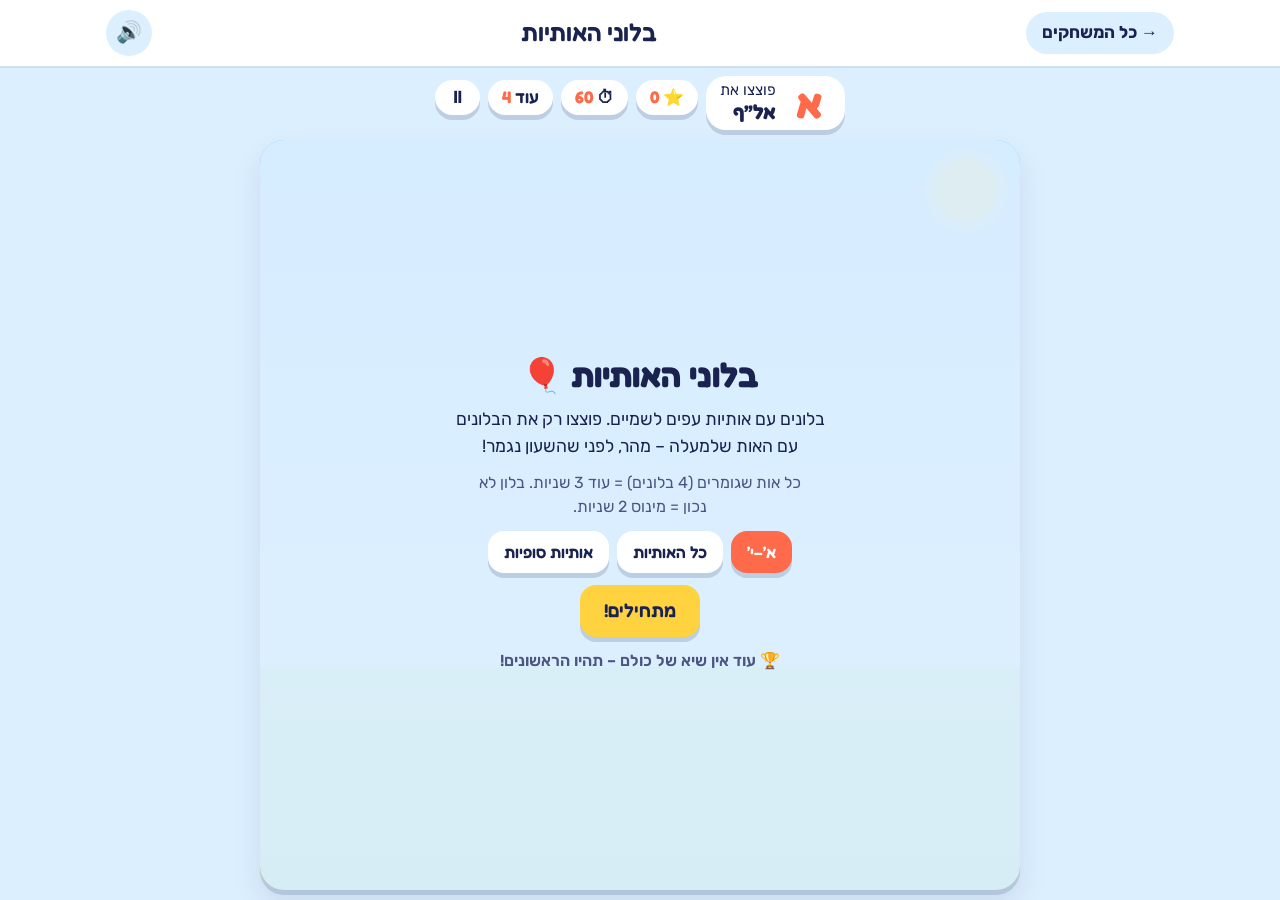
<file: kids/letters.html>
<!doctype html>
<html lang="he" dir="rtl">
<head>
<meta charset="utf-8">
<meta name="viewport" content="width=device-width, initial-scale=1, viewport-fit=cover">
<title>בלוני האותיות · איזור הילדים</title>
<meta name="description" content="מפוצצים את הבלונים עם האות הנכונה לפני שהזמן נגמר – ומנסים לשבור את השיא של כולם!">
<meta name="theme-color" content="#ffffff">
<link rel="icon" href="../assets/icon.svg" type="image/svg+xml">
<link rel="preconnect" href="https://fonts.googleapis.com">
<link rel="preconnect" href="https://fonts.gstatic.com" crossorigin>
<link rel="stylesheet" href="https://fonts.googleapis.com/css2?family=Fredoka:wght@500;600;700&family=Rubik:wght@400;500;600;700&display=swap">
<link rel="stylesheet" href="kids.css">
<style>
  .topline { flex: none; display: flex; align-items: center; justify-content: center; gap: 8px; flex-wrap: wrap; margin-bottom: 10px; }
  .target { display: flex; align-items: center; gap: 10px; background: #fff; border-radius: 20px; padding: 4px 14px; box-shadow: var(--press); }
  .target .big { font-family: var(--font-fun); font-weight: 700; font-size: 2.6rem; line-height: 1.1; color: var(--tomato); min-width: 1.1em; text-align: center; }
  .target .lbl { font-size: .95rem; line-height: 1.25; }
  .target .lbl b { font-family: var(--font-fun); font-size: 1.25rem; display: block; }
  .say { border: 0; background: var(--sky); border-radius: 999px; width: 42px; height: 42px; font-size: 1.25rem; cursor: pointer; }
  .topline .hud { margin: 0; }
  .chip.low b { color: var(--bad); }
  .sky { width: min(100%, 760px); background: linear-gradient(180deg, #8fd0ff, #dff2ff 70%, #b8ec9c 70.5%, #9ad97b); touch-action: none; }
  .balloon { position: absolute; top: 0; left: 0; width: var(--bw, 84px); height: var(--bh, 104px); border: 0; padding: 0; background: none; cursor: pointer; will-change: transform; touch-action: none; -webkit-tap-highlight-color: transparent; }
  .balloon .body { position: absolute; inset: 0 0 18% 0; border-radius: 50% 50% 48% 48% / 56% 56% 44% 44%; background: radial-gradient(circle at 32% 28%, rgba(255,255,255,.65) 0 10%, transparent 11%), var(--c);
    display: flex; align-items: center; justify-content: center; font-family: var(--font-fun); font-weight: 700; font-size: calc(var(--bw, 84px) * .5); color: #fff; text-shadow: 0 2px 0 rgba(0,0,0,.15); box-shadow: inset -8px -10px 0 rgba(0,0,0,.08); }
  .balloon .knot { position: absolute; left: 50%; bottom: 11%; width: 12px; height: 10px; margin-left: -6px; background: var(--c); clip-path: polygon(50% 0, 100% 100%, 0 100%); }
  .balloon .str { position: absolute; left: 50%; bottom: -26px; width: 2px; height: 38px; background: rgba(26,35,80,.45); }
  .balloon.pop .body { animation: pop .28s forwards; }
  .balloon.pop .knot, .balloon.pop .str { opacity: 0; }
  .balloon.wrong .body { animation: shake .35s; }
  @keyframes pop { to { transform: scale(1.6); opacity: 0; } }
  @keyframes shake { 25% { transform: translateX(-8px); } 50% { transform: translateX(8px); } 75% { transform: translateX(-5px); } }
  .sun { position: absolute; top: 18px; inset-inline-start: 22px; width: 64px; height: 64px; border-radius: 50%; background: var(--sun); box-shadow: 0 0 0 10px rgba(255,210,63,.35); }
  .ftxt { position: absolute; z-index: 2; pointer-events: none; font-family: var(--font-fun); font-weight: 700; font-size: 1.3rem; color: var(--good); text-shadow: 0 2px 0 #fff, 0 -2px 0 #fff, 2px 0 0 #fff, -2px 0 0 #fff; transform: translate(-50%, 0); animation: rise .9s ease-out forwards; white-space: nowrap; }
  .ftxt.bad { color: var(--bad); }
  .ftxt.big { font-size: 1.8rem; color: var(--ocean); }
  @keyframes rise { to { transform: translate(-50%, -60px); opacity: 0; } }
  .modes { display: flex; justify-content: center; gap: 8px; flex-wrap: wrap; }
  .modes .kbtn { font-size: 1rem; padding: 9px 16px; }
  .modes .kbtn[aria-pressed="true"] { background: var(--tomato); color: #fff; }
</style>
</head>
<body class="play">
<header class="kbar">
  <div class="kwrap kbar-row">
    <a class="kback" href="./">→ כל המשחקים</a>
    <h1>בלוני האותיות</h1>
    <button class="ksound" id="sound" type="button">🔊</button>
  </div>
</header>

<main class="kwrap game-main">
  <div class="topline">
    <div class="target" aria-live="polite">
      <span class="big" id="t-letter">א</span>
      <span class="lbl">פוצצו את<b id="t-name">אל״ף</b></span>
      <button class="say" id="say" type="button" aria-label="השמעת שם האות" hidden>🗣️</button>
    </div>
    <div class="hud">
      <span class="chip">⭐ <b id="score">0</b></span>
      <span class="chip" id="time-chip">⏱ <b id="time">60</b></span>
      <span class="chip">עוד <b id="left">4</b></span>
      <button class="chip" id="pause-btn" type="button" aria-label="הפסקה">⏸</button>
    </div>
  </div>
  <div class="stage sky" id="sky">
    <span class="sun" aria-hidden="true"></span>
    <div class="overlay" id="ov-start">
      <h2>בלוני האותיות 🎈</h2>
      <p>בלונים עם אותיות עפים לשמיים. פוצצו רק את הבלונים עם האות שלמעלה – מהר, לפני שהשעון נגמר!</p>
      <p class="how">כל אות שגומרים (4 בלונים) = עוד 3 שניות. בלון לא נכון = מינוס 2 שניות.</p>
      <div class="modes" role="group" aria-label="אילו אותיות">
        <button class="kbtn white" data-mode="first" type="button" aria-pressed="true">א׳–י׳</button>
        <button class="kbtn white" data-mode="all" type="button" aria-pressed="false">כל האותיות</button>
        <button class="kbtn white" data-mode="finals" type="button" aria-pressed="false">אותיות סופיות</button>
      </div>
      <button class="kbtn" id="start" type="button">מתחילים!</button>
      <p class="records-line" id="best-start"></p>
    </div>
    <div class="overlay" id="ov-pause" hidden>
      <h2>הפסקה קטנה</h2>
      <button class="kbtn" id="resume" type="button">ממשיכים</button>
    </div>
  </div>
</main>

<script src="kids.js"></script>
<script src="leaderboard.js"></script>
<script>
(function () {
  'use strict';
  var K = window.Kids, B = window.Board, GAME = 'letters';
  var ALL = [['א', 'אל״ף'], ['ב', 'בי״ת'], ['ג', 'גימ״ל'], ['ד', 'דל״ת'], ['ה', 'ה״א'], ['ו', 'וי״ו'], ['ז', 'זי״ן'], ['ח', 'חי״ת'], ['ט', 'טי״ת'], ['י', 'יו״ד'],
    ['כ', 'כ״ף'], ['ל', 'למ״ד'], ['מ', 'מ״ם'], ['נ', 'נו״ן'], ['ס', 'סמ״ך'], ['ע', 'עי״ן'], ['פ', 'פ״א'], ['צ', 'צד״י'], ['ק', 'קו״ף'], ['ר', 'רי״ש'], ['ש', 'שי״ן'], ['ת', 'תי״ו']];
  var FINALS = [['ך', 'כ״ף סופית'], ['ם', 'מ״ם סופית'], ['ן', 'נו״ן סופית'], ['ף', 'פ״א סופית'], ['ץ', 'צד״י סופית']];
  var MODES = {
    first: { pool: ALL.slice(0, 10), extra: [] },
    all: { pool: ALL, extra: [] },
    finals: { pool: FINALS, extra: [['כ'], ['מ'], ['נ'], ['פ'], ['צ']] },
  };
  var COLORS = ['#ff6b4a', '#2f80ff', '#2fb36d', '#7a5cff', '#ff5fa2', '#13b5a6', '#f2a705'];
  var PER_LETTER = 4, START_TIME = 60, BONUS_TIME = 3, PENALTY = 2;
  var $ = function (id) { return document.getElementById(id); };
  var sky = $('sky');
  var mode = K.load('letters-mode', 'first');
  if (!MODES[mode]) mode = 'first';
  var target = null, score = 0, left = PER_LETTER, done = 0, popped = 0, timeLeft = START_TIME;
  var balloons = [], state = 'idle', spawnT = 0, last = 0, raf = 0, order = [], bw = 84, bh = 104;
  var voice = null;

  function pickVoice() {
    if (!('speechSynthesis' in window)) return;
    var vs = speechSynthesis.getVoices();
    voice = vs.filter(function (v) { return /^he|^iw/i.test(v.lang); })[0] || null;
    $('say').hidden = !voice;
  }
  if ('speechSynthesis' in window) { pickVoice(); speechSynthesis.onvoiceschanged = pickVoice; }
  function speak() {
    if (!voice || !target || K.isMuted()) return;
    var u = new SpeechSynthesisUtterance(target[1].replace(/״/g, ''));
    u.voice = voice; u.lang = voice.lang; u.rate = 0.9;
    speechSynthesis.cancel(); speechSynthesis.speak(u);
  }

  function paintModes() {
    document.querySelectorAll('.modes [data-mode]').forEach(function (x) { x.setAttribute('aria-pressed', String(x.dataset.mode === mode)); });
  }
  function sizeBalloons() {
    var W = sky.clientWidth || 360;
    bw = Math.round(Math.max(64, Math.min(88, W / 4.6)));
    bh = Math.round(bw * 1.24);
    sky.style.setProperty('--bw', bw + 'px');
    sky.style.setProperty('--bh', bh + 'px');
  }
  function nextTarget() {
    var pool = MODES[mode].pool;
    if (!order.length) order = K.shuffle(pool);
    target = order.pop();
    left = PER_LETTER;
    $('t-letter').textContent = target[0];
    $('t-name').textContent = target[1];
    $('left').textContent = left;
    speak();
  }
  function letterPool() {
    var m = MODES[mode];
    return m.pool.map(function (x) { return x[0]; }).concat(m.extra.map(function (x) { return x[0]; }));
  }
  function hud() {
    $('score').textContent = score;
    var t = Math.max(0, Math.ceil(timeLeft));
    $('time').textContent = t;
    $('time-chip').classList.toggle('low', t <= 10);
  }
  function floatText(text, x, y, cls) {
    var el = document.createElement('span');
    el.className = 'ftxt' + (cls ? ' ' + cls : '');
    el.textContent = text;
    el.style.left = x + 'px'; el.style.top = y + 'px';
    sky.appendChild(el);
    setTimeout(function () { el.remove(); }, 950);
  }

  function spawn() {
    var W = sky.clientWidth, H = sky.clientHeight;
    var isTarget = Math.random() < 0.4 || !balloons.some(function (b) { return b.letter === target[0] && !b.dead; });
    var others = letterPool().filter(function (l) { return l !== target[0]; });
    var letter = isTarget ? target[0] : K.pick(others);
    var el = document.createElement('button');
    el.type = 'button';
    el.className = 'balloon';
    el.style.setProperty('--c', K.pick(COLORS));
    el.setAttribute('aria-label', 'בלון ' + letter);
    el.innerHTML = '<span class="body">' + letter + '</span><span class="knot"></span><span class="str"></span>';
    var x = 6 + Math.random() * Math.max(10, W - bw - 12);
    var speedUp = 1 + Math.min(1.3, score * 0.022);
    var b = { el: el, x: x, y: H + 20, v: (H / 7.5) * speedUp * (0.85 + Math.random() * 0.3), letter: letter, sway: Math.random() * 6, dead: false };
    el.addEventListener('pointerdown', function (e) { e.preventDefault(); hit(b); });
    el.addEventListener('keydown', function (e) { if (e.key === 'Enter' || e.key === ' ') { e.preventDefault(); hit(b); } });
    sky.appendChild(el);
    balloons.push(b);
  }

  function hit(b) {
    if (state !== 'run' || b.dead) return;
    var cx = b.x + bw / 2, cy = b.y + bh * 0.3;
    if (b.letter === target[0]) {
      b.dead = true;
      b.el.classList.add('pop');
      K.sfx.pop();
      score++; left--; popped++;
      floatText(K.ltr('+1'), cx, cy);
      setTimeout(function () { b.el.remove(); }, 300);
      if (left <= 0) {
        done++;
        score += 2;
        timeLeft += BONUS_TIME;
        K.sfx.win();
        floatText('אות שלמה! ' + K.ltr('+2') + ' ⭐ ' + K.ltr('+' + BONUS_TIME) + ' ⏱', sky.clientWidth / 2, sky.clientHeight * 0.35, 'big');
        nextTarget();
      } else $('left').textContent = left;
      hud();
    } else {
      K.sfx.bad(); K.vibrate(60);
      timeLeft = Math.max(0, timeLeft - PENALTY);
      floatText(K.ltr('−' + PENALTY) + ' ⏱', cx, cy, 'bad');
      b.el.classList.remove('wrong'); void b.el.offsetWidth; b.el.classList.add('wrong');
      hud();
    }
  }

  function loop(now) {
    raf = 0;
    var dt = Math.min(0.05, (now - last) / 1000 || 0);
    last = now;
    if (state !== 'run') return;
    timeLeft -= dt;
    if (timeLeft <= 0) { timeLeft = 0; hud(); return gameOver(); }
    spawnT -= dt;
    if (spawnT <= 0) { spawn(); spawnT = Math.max(0.42, 1.05 - score * 0.012); }
    for (var i = balloons.length - 1; i >= 0; i--) {
      var b = balloons[i];
      if (!b.dead) b.y -= b.v * dt;
      b.sway += dt * 2;
      b.el.style.transform = 'translate(' + (b.x + Math.sin(b.sway) * 10).toFixed(1) + 'px,' + b.y.toFixed(1) + 'px)';
      if (b.y < -bh - 40) { b.el.remove(); balloons.splice(i, 1); }
      else if (b.dead && !b.el.isConnected) balloons.splice(i, 1);
    }
    hud();
    raf = requestAnimationFrame(loop);
  }
  function kick() { if (!raf) { last = performance.now(); raf = requestAnimationFrame(loop); } }

  function clearBalloons() { balloons.forEach(function (b) { b.el.remove(); }); balloons = []; }
  function start() {
    K.audio();
    B.close();
    K.unfocus();
    clearBalloons();
    sizeBalloons();
    score = 0; done = 0; popped = 0; order = []; timeLeft = START_TIME;
    $('ov-start').hidden = true; $('ov-pause').hidden = true;
    nextTarget();
    hud();
    state = 'run'; spawnT = 0;
    kick();
  }
  function gameOver() {
    state = 'over';
    K.sfx.over();
    var sc = score;
    var isNew = sc > B.best(GAME);
    setTimeout(function () {
      clearBalloons();
      B.showResult({
        game: GAME, score: sc,
        title: isNew ? 'שיא חדש!' : sc > 0 ? K.pick(['כל הכבוד!', 'יישר כוח!', 'אלופי האותיות!']) : 'עוד ניסיון?',
        text: 'פוצצתם ' + popped + ' בלונים נכונים וגמרתם ' + done + ' אותיות.',
        stars: sc >= 60 ? 3 : sc >= 30 ? 2 : 1,
        onAgain: start,
        extra: [{ label: 'בחירת אותיות', onClick: function () { state = 'idle'; $('ov-start').hidden = false; } }],
      });
      B.startLine(GAME, $('best-start'));
    }, 500);
  }
  function pause() {
    if (state !== 'run') return;
    state = 'pause';
    if (raf) { cancelAnimationFrame(raf); raf = 0; }
    $('ov-pause').hidden = false;
  }
  function resume() {
    if (state !== 'pause') return;
    state = 'run';
    $('ov-pause').hidden = true;
    kick();
  }

  document.querySelector('.modes').addEventListener('click', function (e) {
    var b = e.target.closest('[data-mode]');
    if (!b) return;
    mode = b.dataset.mode;
    K.save('letters-mode', mode);
    paintModes();
    K.sfx.tick();
  });
  $('start').addEventListener('click', start);
  $('resume').addEventListener('click', resume);
  $('say').addEventListener('click', speak);
  $('pause-btn').addEventListener('click', function () { if (state === 'run') pause(); else resume(); });
  document.addEventListener('keydown', function (e) {
    if (B.isOpen() || K.typing(e)) return;
    if (e.key === 'p' || e.key === 'P' || e.key === 'Escape') { if (state === 'run') pause(); else resume(); return; }
    // במקלדת עברית: הקלדת האות מפוצצת את הבלון הנכון הנמוך ביותר
    if (state === 'run' && target && e.key === target[0]) {
      var low = null;
      balloons.forEach(function (b) { if (!b.dead && b.letter === target[0] && b.y < sky.clientHeight - bh * 0.5 && (!low || b.y > low.y)) low = b; });
      if (low) { hit(low); e.preventDefault(); }
    }
  });
  document.addEventListener('visibilitychange', function () { if (document.hidden) pause(); });
  window.addEventListener('resize', sizeBalloons);

  paintModes();
  sizeBalloons();
  B.startLine(GAME, $('best-start'));
})();
</script>
</body>
</html>
</file>
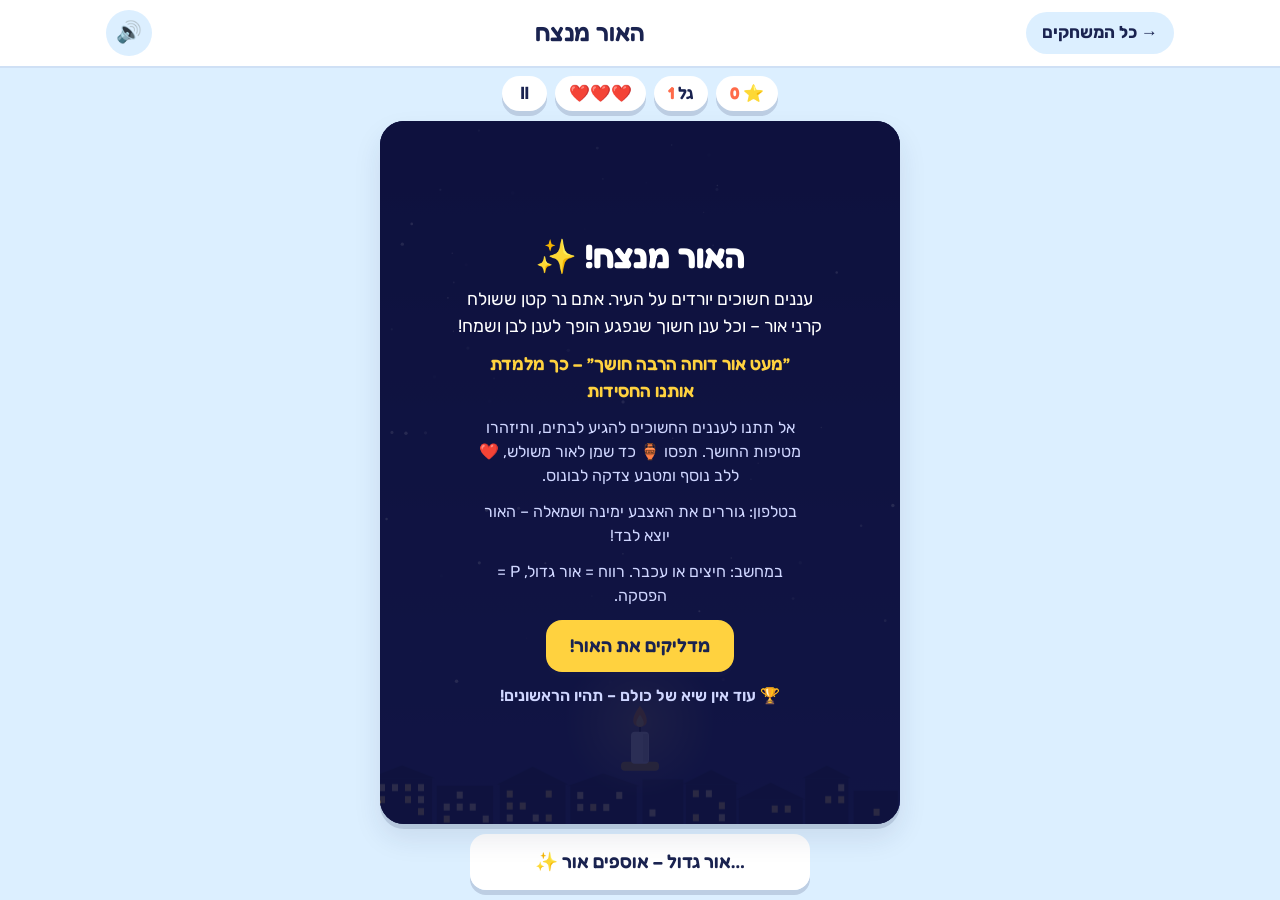
<file: kids/light.html>
<!doctype html>
<html lang="he" dir="rtl">
<head>
<meta charset="utf-8">
<meta name="viewport" content="width=device-width, initial-scale=1, viewport-fit=cover">
<title>האור מנצח · איזור הילדים</title>
<meta name="description" content="משחק אקשן: נר קטן שולח קרני אור והופך עננים חשוכים לעננים של אור. מעט אור דוחה הרבה חושך!">
<meta name="theme-color" content="#ffffff">
<link rel="icon" href="../assets/icon.svg" type="image/svg+xml">
<link rel="preconnect" href="https://fonts.googleapis.com">
<link rel="preconnect" href="https://fonts.gstatic.com" crossorigin>
<link rel="stylesheet" href="https://fonts.googleapis.com/css2?family=Fredoka:wght@500;600;700&family=Rubik:wght@400;500;600;700&display=swap">
<link rel="stylesheet" href="kids.css">
<style>
  .stage.night { width: min(100%, 520px); background: #12164a; }
  .night .overlay { background: rgba(14, 18, 62, .88); color: #fff; }
  .night .overlay .how, .night .overlay .records-line { color: #cfd6ff; }
  .quote { font-family: var(--font-fun); font-weight: 600; font-size: 1.15rem; color: var(--sun); }
  .pad .meter-btn { --fill: 0%; width: min(100%, 340px); height: 56px; font-size: 1.15rem; padding: 0 14px; white-space: nowrap; color: var(--ink);
    background: linear-gradient(to left, #ffd23f var(--fill), #ffffff var(--fill)); }
  .pad .meter-btn[disabled] { opacity: 1; cursor: default; }
  .pad .meter-btn.ready { background: var(--sun); animation: glowpulse 1s ease-in-out infinite; }
  @keyframes glowpulse { 50% { box-shadow: 0 5px 0 rgba(26, 35, 80, .16), 0 0 0 8px rgba(255, 210, 63, .45); } }
</style>
</head>
<body class="play">
<header class="kbar">
  <div class="kwrap kbar-row">
    <a class="kback" href="./">→ כל המשחקים</a>
    <h1>האור מנצח</h1>
    <button class="ksound" id="sound" type="button">🔊</button>
  </div>
</header>

<main class="kwrap game-main">
  <div class="hud">
    <span class="chip">⭐ <b id="score">0</b></span>
    <span class="chip">גל <b id="wave">1</b></span>
    <span class="chip" id="lives" role="img" aria-label="3 חיים">❤️❤️❤️</span>
    <button class="chip" id="pause-btn" type="button" aria-label="הפסקה">⏸</button>
  </div>

  <div class="stage night" id="stage">
    <canvas id="cv" aria-label="משחק האור מנצח: נר שולח קרני אור לעננים"></canvas>
    <div class="overlay" id="ov-start">
      <h2>האור מנצח! ✨</h2>
      <p>עננים חשוכים יורדים על העיר. אתם נר קטן ששולח קרני אור – וכל ענן חשוך שנפגע הופך לענן לבן ושמח!</p>
      <p class="quote">״מעט אור דוחה הרבה חושך״ – כך מלמדת אותנו החסידות</p>
      <p class="how">אל תתנו לעננים החשוכים להגיע לבתים, ותיזהרו מטיפות החושך. תפסו 🏺 כד שמן לאור משולש, ❤️ ללב נוסף ומטבע צדקה לבונוס.</p>
      <p class="how">בטלפון: גוררים את האצבע ימינה ושמאלה – האור יוצא לבד!</p>
      <p class="how keys-hint">במחשב: חיצים או עכבר. רווח = אור גדול, P = הפסקה.</p>
      <button class="kbtn" id="start" type="button">מדליקים את האור!</button>
      <p class="records-line" id="best-start"></p>
    </div>
    <div class="overlay" id="ov-pause" hidden>
      <h2>הפסקה קטנה</h2>
      <button class="kbtn" id="resume" type="button">ממשיכים</button>
    </div>
  </div>

  <div class="pad">
    <button class="kbtn meter-btn" id="big-light" type="button" disabled>✨ אור גדול – אוספים אור…</button>
  </div>
</main>

<script src="kids.js"></script>
<script src="leaderboard.js"></script>
<script src="light.js"></script>
</body>
</html>
</file>
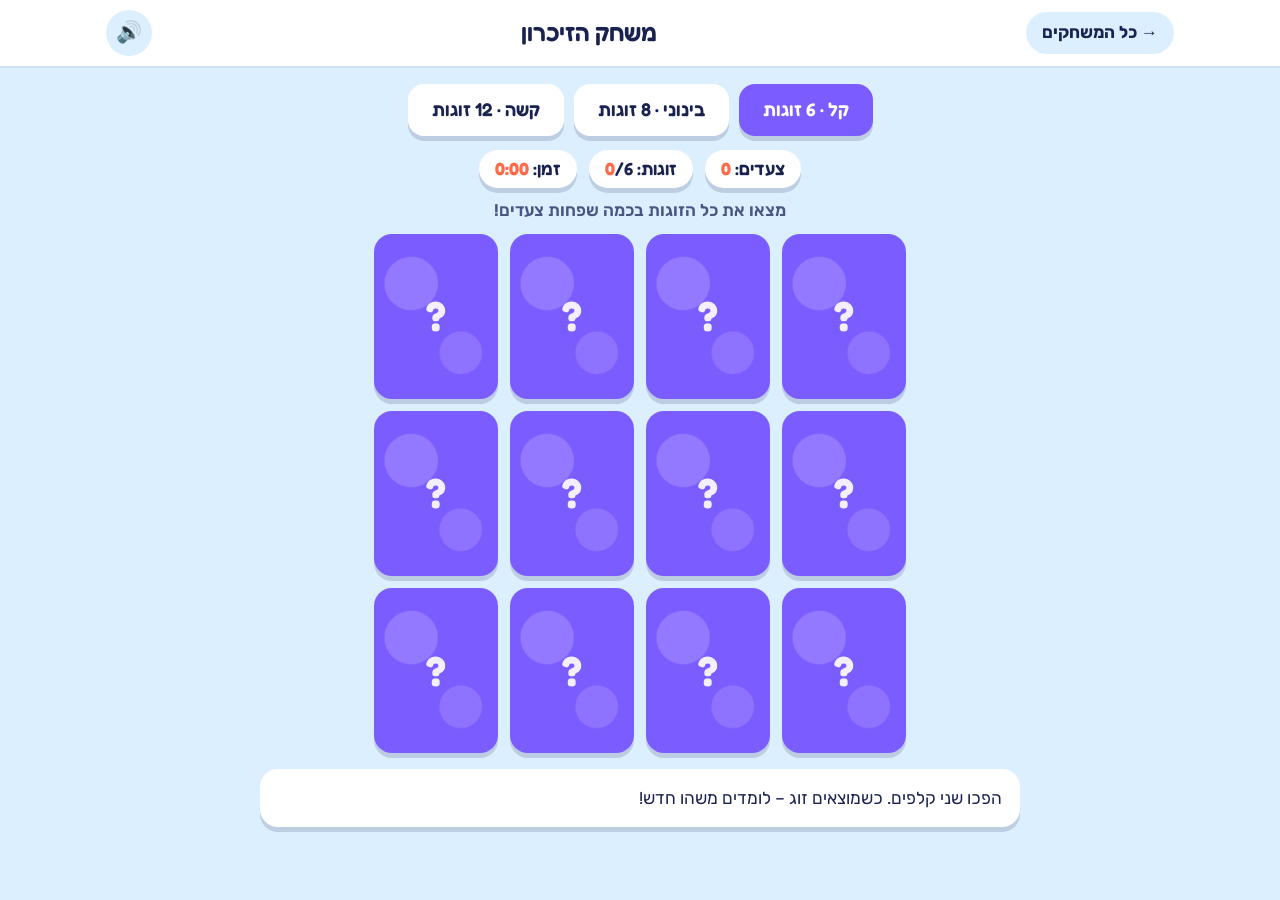
<file: kids/memory.html>
<!doctype html>
<html lang="he" dir="rtl">
<head>
<meta charset="utf-8">
<meta name="viewport" content="width=device-width, initial-scale=1, viewport-fit=cover">
<title>משחק הזיכרון · איזור הילדים</title>
<meta name="theme-color" content="#ffffff">
<link rel="icon" href="../assets/icon.svg" type="image/svg+xml">
<link rel="preconnect" href="https://fonts.googleapis.com">
<link rel="preconnect" href="https://fonts.gstatic.com" crossorigin>
<link rel="stylesheet" href="https://fonts.googleapis.com/css2?family=Fredoka:wght@500;600;700&family=Rubik:wght@400;500;600;700&display=swap">
<link rel="stylesheet" href="kids.css">
<style>
  .levels { display: flex; justify-content: center; gap: 10px; flex-wrap: wrap; margin-bottom: 14px; }
  .levels .kbtn[aria-pressed="true"] { background: var(--grape); color: #fff; }
  .board { display: grid; gap: 12px; max-width: 760px; margin: 0 auto; perspective: 900px; }
  .card { position: relative; aspect-ratio: var(--ar, 3 / 4); border: 0; padding: 0; background: none; cursor: pointer; border-radius: 18px; touch-action: manipulation; -webkit-tap-highlight-color: transparent; }
  @media (max-width: 520px) {
    .board { gap: 8px; }
    .levels { gap: 6px; flex-wrap: nowrap; }
    .levels .kbtn { font-size: .9rem; padding: 8px 9px; white-space: nowrap; }
    .game-main { padding-block: 12px 24px; }
    .hud { margin-bottom: 8px; }
  }
  .best-line { text-align: center; color: var(--ink-2); font-weight: 600; margin: -4px 0 10px; min-height: 1.5em; }
  .card .in { position: absolute; inset: 0; transition: transform .4s; transform-style: preserve-3d; border-radius: 18px; }
  .card.open .in, .card.done .in { transform: rotateY(180deg); }
  .face, .back { position: absolute; inset: 0; border-radius: 18px; backface-visibility: hidden; -webkit-backface-visibility: hidden; display: flex; flex-direction: column; align-items: center; justify-content: center; box-shadow: var(--press); }
  .back { background-color: var(--grape); background-image: radial-gradient(circle at 30% 30%, rgba(255,255,255,.18) 0 18%, transparent 19%), radial-gradient(circle at 70% 72%, rgba(255,255,255,.14) 0 14%, transparent 15%); }
  .back::after { content: '?'; font-family: var(--font-fun); font-weight: 700; color: rgba(255,255,255,.9); font-size: clamp(1.6rem, 5vw, 2.6rem); }
  .face { background: #fff; transform: rotateY(180deg); gap: 4px; padding: 6px; }
  .face .e { font-size: clamp(1.8rem, 6vw, 3rem); line-height: 1.1; }
  .face .n { font-family: var(--font-fun); font-weight: 600; font-size: clamp(.8rem, 2.2vw, 1.05rem); text-align: center; line-height: 1.15; }
  .card.done .face { background: #e7f8ee; outline: 3px solid var(--grass); }
  .fact-bar { max-width: 760px; margin: 16px auto 0; background: #fff; border-radius: 18px; padding: 14px 18px; box-shadow: var(--press); min-height: 58px; font-size: 1.08rem; display: flex; gap: 10px; align-items: center; }
  .fact-bar b { font-family: var(--font-fun); }
  .wrap-rel { position: relative; max-width: 760px; margin: 0 auto; }
  .wrap-rel .overlay { border-radius: 24px; }
</style>
</head>
<body>
<header class="kbar">
  <div class="kwrap kbar-row">
    <a class="kback" href="./">→ כל המשחקים</a>
    <h1>משחק הזיכרון</h1>
    <button class="ksound" id="sound" type="button">🔊</button>
  </div>
</header>

<main class="kwrap game-main">
  <div class="levels" role="group" aria-label="רמת קושי">
    <button class="kbtn white" data-pairs="6" type="button" aria-pressed="true">קל · 6 זוגות</button>
    <button class="kbtn white" data-pairs="8" type="button" aria-pressed="false">בינוני · 8 זוגות</button>
    <button class="kbtn white" data-pairs="12" type="button" aria-pressed="false">קשה · 12 זוגות</button>
  </div>
  <div class="hud">
    <span class="chip">צעדים: <b id="moves">0</b></span>
    <span class="chip">זוגות: <b id="found">0</b>/<span id="total">6</span></span>
    <span class="chip">זמן: <b id="time">0:00</b></span>
  </div>
  <p class="best-line" id="best-line"></p>
  <div class="wrap-rel">
    <div class="board" id="board"></div>
    <div class="overlay" id="win" hidden>
      <h2>מצאתם את כל הזוגות!</h2>
      <div class="stars" id="stars"></div>
      <p id="win-text"></p>
      <button class="kbtn" id="again" type="button">משחק חדש</button>
    </div>
  </div>
  <div class="fact-bar" id="fact" aria-live="polite">הפכו שני קלפים. כשמוצאים זוג – לומדים משהו חדש!</div>
</main>

<script src="kids.js"></script>
<script>
(function () {
  'use strict';
  var K = window.Kids;
  var ITEMS = [
    { e: '🕎', n: 'חנוכייה', f: 'בחנוכה מדליקים נרות שמונה ימים, לזכר נס פך השמן.' },
    { e: '🕯️', n: 'נרות שבת', f: 'לפני שבת מדליקים נרות. בחב״ד גם בנות קטנות מדליקות נר משלהן מגיל שלוש.' },
    { e: '📜', n: 'מגילה', f: 'בפורים קוראים את מגילת אסתר, בלילה וביום.' },
    { e: '🍷', n: 'כוס קידוש', f: 'בשבת ובחג עושים קידוש על כוס יין או מיץ ענבים.' },
    { e: '🍎', n: 'תפוח בדבש', f: 'בראש השנה טובלים תפוח בדבש – שתהיה שנה טובה ומתוקה.' },
    { e: '🫓', n: 'מצה', f: 'בפסח אוכלים מצה, זכר ליציאת מצרים.' },
    { e: '🍋', n: 'אתרוג', f: 'בסוכות מברכים על ארבעת המינים: לולב, אתרוג, הדסים וערבות.' },
    { e: '🌴', n: 'לולב', f: 'הלולב הוא ענף של עץ תמר – אחד מארבעת המינים.' },
    { e: '🎭', n: 'תחפושת', f: 'בפורים מתחפשים, שולחים משלוח מנות ונותנים מתנות לאביונים.' },
    { e: '🔥', n: 'מדורה', f: 'בל״ג בעומר מדליקים מדורות ושמחים לכבוד רבי שמעון בר יוחאי.' },
    { e: '🍞', n: 'חלה', f: 'בכל סעודת שבת מברכים על שתי חלות – "לחם משנה".' },
    { e: '🪙', n: 'דמי חנוכה', f: 'בחנוכה נותנים לילדים דמי חנוכה – וגם מוסיפים בצדקה.' },
    { e: '📖', n: 'סידור', f: 'בסידור נמצאות כל התפילות. מתפללים שלוש פעמים ביום.' },
    { e: '✡️', n: 'מגן דוד', f: 'מגן דוד הוא סמל עתיק של העם היהודי.' },
    { e: '🐑', n: 'איל', f: 'השופר של ראש השנה עשוי מקרן של איל – זכר לעקידת יצחק.' },
    { e: '🥛', n: 'חלב', f: 'בחג השבועות נוהגים לאכול מאכלי חלב.' },
    { e: '🪔', n: 'כד שמן', f: 'בבית המקדש נמצא כד שמן קטן אחד – והוא דלק שמונה ימים.' },
    { e: '🌳', n: 'עץ', f: 'ט״ו בשבט הוא ראש השנה לאילנות.' },
    { e: '🍇', n: 'ענבים', f: 'ענבים הם אחד משבעת המינים שהשתבחה בהם ארץ ישראל.' },
    { e: '🫒', n: 'זית', f: 'בשמן זית זך הדליקו את המנורה בבית המקדש.' },
  ];

  var board = document.getElementById('board');
  var pairs = K.load('memory-pairs', 6), open = [], moves = 0, found = 0, lock = false, t0 = 0, timer = 0, hiddenAt = 0;
  if ([6, 8, 12].indexOf(pairs) < 0) pairs = 6;

  function cols(n) { var w = innerWidth; if (n <= 12) return w < 520 ? 3 : 4; if (n <= 16) return 4; return w < 520 ? 4 : 6; }
  function layout(n) {
    var c = cols(n), phone = innerWidth < 520;
    board.style.gridTemplateColumns = 'repeat(' + c + ', minmax(0, 1fr))';
    board.style.maxWidth = (c * 124 + (c - 1) * 12) + 'px';
    // בטלפון, ברמה הקשה, קלפים קצת יותר נמוכים – כדי שכל הלוח ייכנס במסך
    board.style.setProperty('--ar', phone && n > 16 ? '1 / 1.12' : '3 / 4');
  }
  function bestMoves() { var b = K.load('memory-best', {}); return b && b[pairs] ? b[pairs] : 0; }
  function paintBest() {
    var b = bestMoves();
    document.getElementById('best-line').textContent = b ? 'השיא שלכם ברמה הזו: ' + b + ' צעדים' : 'מצאו את כל הזוגות בכמה שפחות צעדים!';
  }

  function deal() {
    clearInterval(timer);
    open = []; moves = 0; found = 0; lock = false; t0 = 0; hiddenAt = 0;
    paintBest();
    document.querySelectorAll('.levels [data-pairs]').forEach(function (x) { x.setAttribute('aria-pressed', String(+x.dataset.pairs === pairs)); });
    document.getElementById('moves').textContent = 0;
    document.getElementById('found').textContent = 0;
    document.getElementById('total').textContent = pairs;
    document.getElementById('time').textContent = '0:00';
    document.getElementById('win').hidden = true;
    var chosen = K.shuffle(ITEMS).slice(0, pairs);
    var deck = K.shuffle(chosen.concat(chosen));
    layout(deck.length);
    board.innerHTML = deck.map(function (it, i) {
      return '<button class="card" type="button" data-n="' + it.n + '" aria-label="קלף ' + (i + 1) + '"><span class="in"><span class="back"></span>' +
        '<span class="face"><span class="e">' + it.e + '</span><span class="n">' + it.n + '</span></span></span></button>';
    }).join('');
  }

  function tick() {
    var s = Math.floor((Date.now() - t0) / 1000);
    document.getElementById('time').textContent = Math.floor(s / 60) + ':' + String(s % 60).padStart(2, '0');
  }

  board.addEventListener('click', function (e) {
    var c = e.target.closest('.card');
    if (!c || lock || c.classList.contains('open') || c.classList.contains('done')) return;
    if (!t0) { t0 = Date.now(); timer = setInterval(tick, 1000); }
    K.sfx.flip();
    c.classList.add('open');
    c.setAttribute('aria-label', c.dataset.n);
    open.push(c);
    if (open.length < 2) return;
    moves++;
    document.getElementById('moves').textContent = moves;
    var a = open[0], b = open[1];
    open = [];
    if (a.dataset.n === b.dataset.n) {
      a.classList.add('done'); b.classList.add('done');
      found++;
      document.getElementById('found').textContent = found;
      var it = ITEMS.filter(function (x) { return x.n === a.dataset.n; })[0];
      document.getElementById('fact').innerHTML = '<span>' + it.e + '</span><span><b>' + it.n + ':</b> ' + it.f + '</span>';
      K.sfx.good();
      if (found === pairs) setTimeout(win, 500);
    } else {
      lock = true;
      setTimeout(function () { a.classList.remove('open'); b.classList.remove('open'); a.setAttribute('aria-label', 'קלף'); b.setAttribute('aria-label', 'קלף'); lock = false; }, 900);
    }
  });

  function win() {
    clearInterval(timer);
    var stars = moves <= pairs * 1.6 ? 3 : moves <= pairs * 2.3 ? 2 : 1;
    var prev = bestMoves(), isBest = !prev || moves < prev;
    if (isBest) { var all = K.load('memory-best', {}) || {}; all[pairs] = moves; K.save('memory-best', all); }
    document.getElementById('stars').textContent = '⭐'.repeat(stars);
    document.getElementById('win-text').textContent = 'עשיתם את זה ב-' + moves + ' צעדים ובזמן ' + document.getElementById('time').textContent + '.' +
      (isBest ? (prev ? ' שיא חדש! (קודם: ' + prev + ')' : '') : ' השיא שלכם: ' + prev + ' צעדים.');
    paintBest();
    document.getElementById('win').hidden = false;
    K.sfx.win();
    K.confetti();
  }

  document.querySelector('.levels').addEventListener('click', function (e) {
    var b = e.target.closest('[data-pairs]');
    if (!b) return;
    pairs = +b.dataset.pairs;
    K.save('memory-pairs', pairs);
    deal();
  });
  document.getElementById('again').addEventListener('click', deal);
  window.addEventListener('resize', function () { layout(pairs * 2); });
  // השעון נעצר כשעוברים לחלון אחר
  document.addEventListener('visibilitychange', function () {
    if (!t0 || found === pairs) return;
    if (document.hidden) { hiddenAt = Date.now(); clearInterval(timer); }
    else if (hiddenAt) { t0 += Date.now() - hiddenAt; hiddenAt = 0; timer = setInterval(tick, 1000); tick(); }
  });
  deal();
})();
</script>
</body>
</html>
</file>
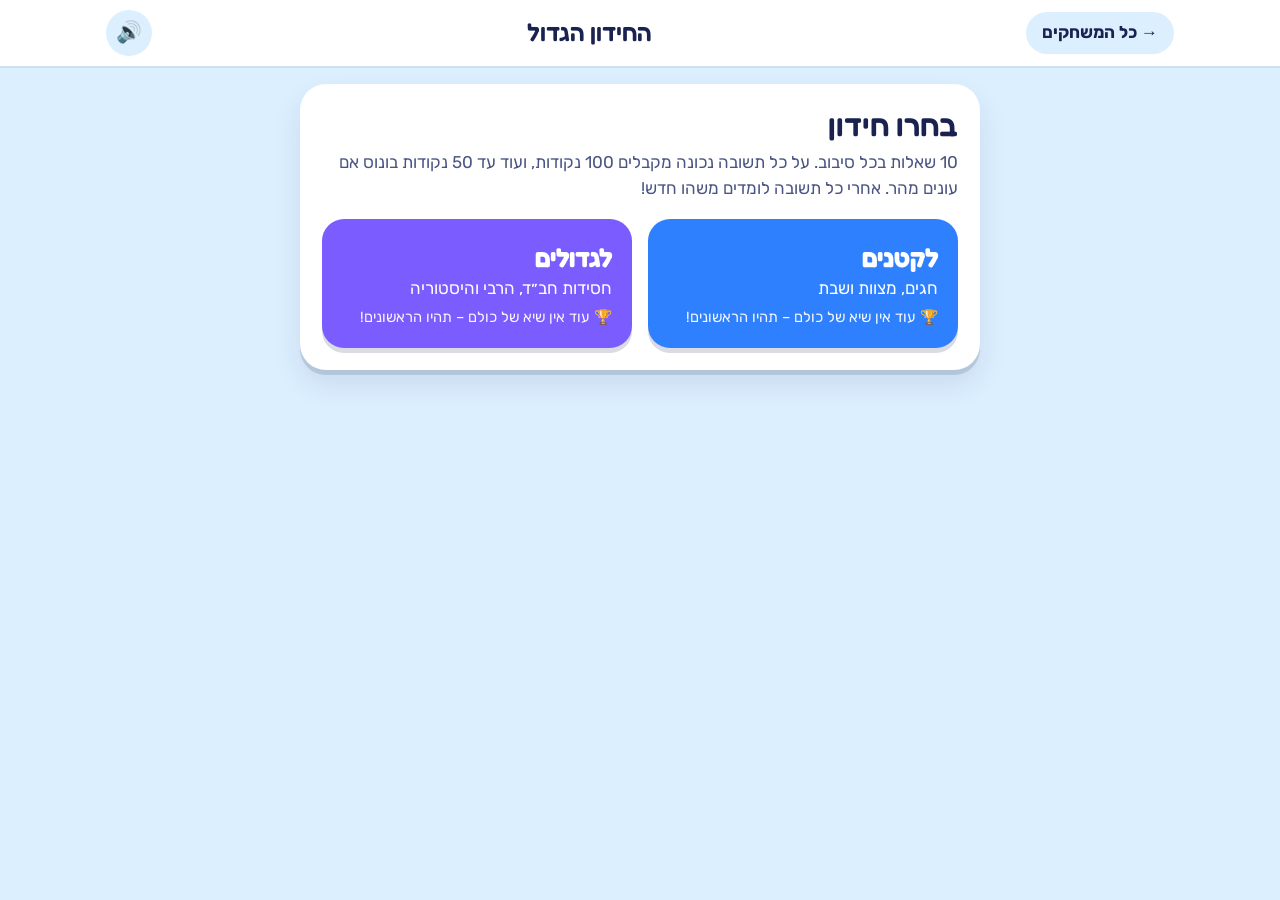
<file: kids/quiz.html>
<!doctype html>
<html lang="he" dir="rtl">
<head>
<meta charset="utf-8">
<meta name="viewport" content="width=device-width, initial-scale=1, viewport-fit=cover">
<title>החידון הגדול · איזור הילדים</title>
<meta name="description" content="חידון על חגים, מצוות וחסידות חב״ד – לקטנים ולגדולים. עונים נכון ומהר ושוברים את השיא של כולם!">
<meta name="theme-color" content="#ffffff">
<link rel="icon" href="../assets/icon.svg" type="image/svg+xml">
<link rel="preconnect" href="https://fonts.googleapis.com">
<link rel="preconnect" href="https://fonts.gstatic.com" crossorigin>
<link rel="stylesheet" href="https://fonts.googleapis.com/css2?family=Fredoka:wght@500;600;700&family=Rubik:wght@400;500;600;700&display=swap">
<link rel="stylesheet" href="kids.css">
<style>
  .qbox { max-width: 680px; margin: 0 auto; }
  .qcard { background: #fff; border-radius: 26px; box-shadow: var(--lift); padding: 22px; }
  @media (max-width: 520px) { .qcard { padding: 18px 14px; } .game-main { padding-top: 12px; } }
  .progress { height: 12px; background: var(--sky-2); border-radius: 999px; overflow: hidden; margin-bottom: 14px; }
  .progress span { display: block; height: 100%; background: var(--grass); border-radius: 999px; transition: width .3s; }
  .qnum { color: var(--ink-2); font-weight: 600; margin: 0 0 6px; display: flex; justify-content: space-between; gap: 8px; flex-wrap: wrap; }
  .qnum b { color: var(--tomato); font-family: var(--font-fun); }
  .speed { display: flex; align-items: center; gap: 8px; margin: 0 0 12px; font-size: .9rem; font-weight: 600; color: var(--ink-2); }
  .speed .bar { flex: 1; height: 8px; background: var(--sky); border-radius: 999px; overflow: hidden; }
  .speed .bar span { display: block; height: 100%; width: 100%; background: var(--sun); border-radius: 999px; }
  .qtext { font-family: var(--font-fun); font-weight: 600; font-size: clamp(1.35rem, 1.1rem + 1.2vw, 1.9rem); line-height: 1.25; margin: 0 0 16px; }
  .opts { display: grid; grid-template-columns: repeat(2, minmax(0, 1fr)); gap: 12px; }
  @media (max-width: 520px) { .opts { grid-template-columns: minmax(0, 1fr); gap: 10px; } }
  .opt { border: 3px solid var(--line); background: #fff; border-radius: 18px; padding: 13px 16px; font-size: 1.12rem; font-weight: 600; cursor: pointer; text-align: start; line-height: 1.3; box-shadow: var(--press); }
  .opt:hover:not([disabled]) { border-color: var(--ocean); }
  .opt.right { border-color: var(--good); background: #e5f8ec; }
  .opt.wrong { border-color: var(--bad); background: #fdeaea; }
  .opt[disabled] { cursor: default; }
  .explain { margin-top: 14px; padding: 14px 16px; border-radius: 16px; background: var(--sky); font-size: 1.05rem; }
  .explain b { font-family: var(--font-fun); font-size: 1.2rem; }
  .explain .pts { display: inline-block; margin-inline-start: 6px; color: var(--good); font-family: var(--font-fun); font-weight: 700; }
  .next-row { display: flex; justify-content: flex-end; margin-top: 14px; }
  .levels { display: grid; grid-template-columns: repeat(2, minmax(0, 1fr)); gap: 16px; margin-top: 18px; }
  @media (max-width: 520px) { .levels { grid-template-columns: minmax(0, 1fr); } }
  .level { border: 0; border-radius: 22px; padding: 20px; cursor: pointer; text-align: start; box-shadow: var(--press); color: #fff; line-height: 1.45; }
  .level b { font-family: var(--font-fun); font-size: 1.6rem; display: block; }
  .level small { display: block; margin-top: 6px; font-size: .92rem; opacity: .95; }
  .level.small { background: var(--ocean); }
  .level.big { background: var(--grape); }
  .rules { margin: 6px 0 0; color: var(--ink-2); }
</style>
</head>
<body>
<header class="kbar">
  <div class="kwrap kbar-row">
    <a class="kback" href="./">→ כל המשחקים</a>
    <h1>החידון הגדול</h1>
    <button class="ksound" id="sound" type="button">🔊</button>
  </div>
</header>

<main class="kwrap game-main">
  <div class="qbox" id="app"></div>
</main>

<script src="kids.js"></script>
<script src="leaderboard.js"></script>
<script>
(function () {
  'use strict';
  var K = window.Kids, B = window.Board;
  // בכל שאלה התשובה הנכונה היא הראשונה ברשימה (הסדר מעורבב במשחק)
  var BANK = {
    small: [
      ['כמה ימים חוגגים את חנוכה?', ['8', '7', '3', '10'], 'בחנוכה מדליקים נרות שמונה ימים, לזכר נס פך השמן.'],
      ['מה אוכלים בפסח במקום לחם?', ['מצה', 'חלה', 'פיתה', 'עוגה'], 'בפסח אוכלים מצה, זכר ליציאת מצרים.'],
      ['באיזה חג יושבים בסוכה?', ['סוכות', 'פורים', 'שבועות', 'חנוכה'], 'בחג הסוכות אוכלים ויושבים בסוכה שבעה ימים.'],
      ['במה תוקעים בראש השנה?', ['בשופר', 'בחצוצרה', 'בפעמון', 'בחליל'], 'בראש השנה שומעים קול שופר.'],
      ['באיזה חג קוראים את מגילת אסתר?', ['פורים', 'פסח', 'חנוכה', 'ל״ג בעומר'], 'בפורים קוראים את המגילה בלילה וביום.'],
      ['במה טובלים את התפוח בראש השנה?', ['בדבש', 'במלח', 'בשוקולד', 'בריבה'], 'מבקשים שתהיה לנו שנה טובה ומתוקה.'],
      ['מה כתוב על הסביבון בארץ ישראל?', ['נ ג ה פ', 'א ב ג ד', 'נ ג ה ש', 'ש ב ת'], 'נס גדול היה פה! ובחוץ לארץ כתוב נ ג ה ש – נס גדול היה שם.'],
      ['מה שמים בקופת הצדקה?', ['מטבעות', 'אבנים', 'ממתקים', 'צעצועים'], 'כסף שנותנים בקופת צדקה עוזר לאנשים שצריכים.'],
      ['מה קיבל עם ישראל בהר סיני?', ['את התורה', 'את הסידור', 'את ההגדה', 'את המגילה'], 'בחג השבועות חוגגים את מתן תורה בהר סיני.'],
      ['מה מדליקים בל״ג בעומר?', ['מדורה', 'נרות חנוכה', 'זיקוקים', 'פנס'], 'בל״ג בעומר מדליקים מדורות לכבוד רבי שמעון בר יוחאי.'],
      ['מה כתוב בקלף שבתוך המזוזה?', ['שמע ישראל', 'מודה אני', 'ברכת המזון', 'מה נשתנה'], 'בקלף של המזוזה כתובות הפרשיות "שמע ישראל" ו"והיה אם שמוע".'],
      ['מה אומרים מיד כשמתעוררים בבוקר?', ['מודה אני', 'שמע ישראל', 'ברכת המזון', 'הבדלה'], 'מודים לה׳ שהחזיר לנו את הנשמה.'],
      ['מה מניחים על היד ועל הראש?', ['תפילין', 'טלית', 'כיפה', 'ציצית'], 'בחב״ד ילד מתחיל להניח תפילין כחודשיים לפני בר המצווה.'],
      ['איזה פרי הוא אחד מארבעת המינים?', ['אתרוג', 'תפוח', 'בננה', 'אבטיח'], 'ארבעת המינים: לולב, אתרוג, הדסים וערבות.'],
      ['מה שולחים לחברים בפורים?', ['משלוח מנות', 'מכתב', 'פרחים', 'צעצוע'], 'משלוח מנות הוא אחת מארבע המצוות של פורים.'],
      ['מה עושים לפני שאוכלים?', ['מברכים', 'ישנים', 'רצים', 'שוכחים'], 'בברכה מודים לה׳ על האוכל.'],
      ['באיזה חג מתחילים לקרוא את התורה מההתחלה?', ['שמחת תורה', 'פורים', 'חנוכה', 'ט״ו בשבט'], 'בשמחת תורה מסיימים את התורה ומתחילים שוב מבראשית, ורוקדים עם ספרי התורה.'],
      ['ט״ו בשבט הוא ראש השנה ל...?', ['אילנות (עצים)', 'ילדים', 'פרחים', 'ציפורים'], 'בט״ו בשבט נוהגים לאכול פירות, במיוחד משבעת המינים.'],
      ['איך קוראים לרכב שנוסע ברחוב ועוזר ליהודים לקיים מצוות?', ['טנק מבצעים', 'טנק צבא', 'אוטובוס', 'משאית זבל'], 'בטנק המבצעים מניחים תפילין, מקבלים נרות שבת ועוד.'],
      ['מה נוהגים לאכול בחג השבועות?', ['מאכלי חלב', 'מצה', 'סופגניות', 'אוזני המן'], 'בשבועות אוכלים מאכלי חלב כמו עוגת גבינה.'],
      ['כמה נרות מדליקים בלילה האחרון של חנוכה (בלי השמש)?', ['8', '1', '4', '10'], 'בכל לילה מוסיפים נר, ובלילה השמיני מדליקים שמונה נרות.'],
      ['מה עושים בשבת לפני הסעודה?', ['קידוש', 'הבדלה', 'תקיעת שופר', 'ספירת העומר'], 'בליל שבת ובבוקר עושים קידוש על כוס יין או מיץ ענבים.'],
    ],
    big: [
      ['מה ראשי התיבות של חב״ד?', ['חכמה, בינה, דעת', 'חסד, בינה, דעת', 'חכמה, ברכה, דעת', 'חסד, ברכה, דין'], 'שלוש הספירות של השכל – חכמה, בינה ודעת.'],
      ['מי היה האדמו״ר הראשון של חב״ד?', ['רבי שניאור זלמן מליאדי', 'הבעל שם טוב', 'המגיד ממזריטש', 'רבי לוי יצחק מברדיצ׳ב'], 'אדמו״ר הזקן היה תלמידו של המגיד ממזריטש, תלמיד הבעל שם טוב.'],
      ['איך נקרא הספר שכתב אדמו״ר הזקן ובו יסודות חסידות חב״ד?', ['תניא', 'זוהר', 'משנה תורה', 'מסילת ישרים'], 'שמו המלא: ליקוטי אמרים – תניא.'],
      ['איזה יום נקרא "ראש השנה לחסידות"?', ['י״ט כסלו', 'י׳ שבט', 'י״ב תמוז', 'ל״ג בעומר'], 'בי״ט כסלו תקנ״ט (1798) יצא אדמו״ר הזקן לחופשי מהכלא בפטרבורג.'],
      ['מה המספר של הבניין המפורסם של חב״ד בברוקלין?', ['770', '613', '248', '365'], 'בית חיינו נמצא ב-770 איסטרן פארקווי.'],
      ['כמה אדמו״רים היו בשושלת חב״ד?', ['7', '5', '10', '3'], 'אדמו״ר הזקן, האמצעי, הצמח צדק, המהר״ש, הרש״ב, הריי״צ והרבי.'],
      ['כמה מצוות יש בתורה?', ['613', '248', '365', '770'], '248 מצוות עשה ו-365 מצוות לא תעשה.'],
      ['על שם איזו עיירה נקראת חסידות ליובאוויטש?', ['ליובאוויטש', 'ליאדי', 'ברדיצ׳ב', 'מזריטש'], 'האדמו״רים ישבו בליובאוויטש כמאה שנה.'],
      ['ממה מורכב שיעור החת״ת היומי?', ['חומש, תהילים, תניא', 'חומש, תלמוד, תפילה', 'חסידות, תורה, תהילים', 'חומש, תפילין, תניא'], 'זו תקנה של הרבי הריי״צ – ללמוד כל יום חלק מחומש, תהילים ותניא.'],
      ['באיזה תאריך נולד הרבי?', ['י״א ניסן', 'י״ט כסלו', 'כ׳ מר-חשון', 'י״ב תמוז'], 'הרבי נולד בי״א ניסן תרס״ב (1902) בעיר ניקולאייב.'],
      ['באיזה יום קיבל הרבי את הנשיאות?', ['י׳ שבט תשי״א', 'י״ט כסלו תקנ״ט', 'י״ב תמוז תרפ״ז', 'י״א ניסן תרס״ב'], 'בי׳ שבט תשי״א (1951) אמר הרבי את המאמר "באתי לגני".'],
      ['מה חוגגים בי״ב–י״ג תמוז?', ['את חג הגאולה של הרבי הריי״צ', 'את ראש השנה לחסידות', 'את יום ההולדת של הרבי', 'את חנוכת 770'], 'בשנת תרפ״ז (1927) שוחרר הרבי הריי״צ ממאסר בברית המועצות.'],
      ['איזה מאלה הוא אחד ממבצעי המצוות של הרבי?', ['מבצע תפילין', 'מבצע קניות', 'מבצע ספורט', 'מבצע חופש'], 'יש עשרה מבצעים, ביניהם תפילין, מזוזה, צדקה, נרות שבת וכשרות.'],
      ['מתי יצאו טנקי המבצעים הראשונים לרחובות?', ['תשל״ד (1974)', 'תש״ח (1948)', 'תשמ״ח (1988)', 'תש״ס (2000)'], 'טנקי המבצעים יצאו לראשונה ברחובות ניו יורק.'],
      ['מה מטרת ארגון "צבאות ה׳" שייסד הרבי?', ['לעודד ילדים ללמוד תורה ולקיים מצוות', 'לאמן חיילים', 'לארגן ליגת כדורגל', 'להקים מקהלה'], 'הארגון נוסד בשנת תש״מ (1980), וכל ילד יכול להצטרף.'],
      ['מה הפסוק הראשון ב-12 הפסוקים?', ['תורה ציווה לנו משה', 'שמע ישראל', 'בראשית ברא', 'מודה אני'], 'הרבי ביקש שכל ילד יידע את 12 הפסוקים בעל פה.'],
      ['היכן נמצא כפר חב״ד?', ['בארץ ישראל', 'בניו יורק', 'ברוסיה', 'בצרפת'], 'כפר חב״ד הוקם בשנת תש״ט (1949), ליד לוד.'],
      ['מי הוא "שליח" בחב״ד?', ['מי שיוצא בשליחות הרבי לקרב יהודים', 'דוור', 'נהג מונית', 'חזן בבית הכנסת'], 'יש שלוחים ביותר מ-100 מדינות בעולם.'],
      ['באיזו עיר ישב אדמו״ר הזקן בכלא לפני י״ט כסלו?', ['פטרבורג', 'מוסקבה', 'ליובאוויטש', 'וילנה'], 'הוא נכלא במבצר פטרופבלובסק בפטרבורג.'],
      ['מי היה האדמו״ר השני של חב״ד?', ['רבי דובער – אדמו״ר האמצעי', 'רבי שמואל', 'רבי יוסף יצחק', 'רבי שלום דובער'], 'אדמו״ר האמצעי היה בנו של אדמו״ר הזקן.'],
      ['מהו "כינוס השלוחים"?', ['כנס שנתי של שלוחי חב״ד מכל העולם', 'טיול שנתי', 'חתונה גדולה', 'תחרות ריצה'], 'בסוף הכינוס מצטלמים כל השלוחים יחד מול 770.'],
      ['באיזו שנה הגיע הרבי הריי״צ לארצות הברית?', ['ת״ש (1940)', 'תרפ״ז (1927)', 'תשי״א (1951)', 'תש״ט (1949)'], 'הוא הגיע לניו יורק והקים שם את מרכז חב״ד.'],
      ['למה נתן הרבי דולר לכל אחד בימי ראשון?', ['כדי שייתנו אותו לצדקה', 'כמתנת יום הולדת', 'כדי לקנות ממתקים', 'כמזכרת בלבד'], 'כך כל מפגש עם הרבי הוביל למצווה של צדקה.'],
    ],
  };
  var ROUND = 10, BASE_PTS = 100, SPEED_PTS = 50, SPEED_SECS = 15;
  var IN_NAMES = { small: 'בחידון לקטנים', big: 'בחידון לגדולים' };
  var app = document.getElementById('app');
  var st = null, speedTimer = 0;

  function gameId(level) { return 'quiz-' + level; }
  function menu() {
    stopSpeed();
    st = null;
    app.innerHTML = '<div class="qcard"><h2 class="qtext" style="margin-bottom:6px">בחרו חידון</h2>' +
      '<p class="rules">10 שאלות בכל סיבוב. על כל תשובה נכונה מקבלים 100 נקודות, ועוד עד 50 נקודות בונוס אם עונים מהר. אחרי כל תשובה לומדים משהו חדש!</p>' +
      '<div class="levels"><button class="level small" data-level="small" type="button"><b>לקטנים</b>חגים, מצוות ושבת<small id="rec-small"></small></button>' +
      '<button class="level big" data-level="big" type="button"><b>לגדולים</b>חסידות חב״ד, הרבי והיסטוריה<small id="rec-big"></small></button></div></div>';
    B.startLine(gameId('small'), document.getElementById('rec-small'));
    B.startLine(gameId('big'), document.getElementById('rec-big'));
  }

  function startLevel(level) {
    K.audio();
    B.close();
    var qs = K.shuffle(BANK[level]).slice(0, ROUND).map(function (q) {
      return { q: q[0], right: q[1][0], opts: K.shuffle(q[1]), ex: q[2] };
    });
    st = { level: level, qs: qs, i: 0, correct: 0, points: 0, answered: false, t0: 0, hiddenAt: 0 };
    show();
    window.scrollTo(0, 0);
  }

  // ---- בונוס מהירות (נעצר כשהחלון מוסתר)
  function elapsed() { return st ? ((st.hiddenAt || performance.now()) - st.t0) / 1000 : 0; }
  function bonusNow() { return Math.round(SPEED_PTS * Math.max(0, 1 - elapsed() / SPEED_SECS)); }
  function paintSpeed() {
    var bar = document.getElementById('speed-bar');
    if (!bar || !st) return;
    var left = Math.max(0, 1 - elapsed() / SPEED_SECS);
    bar.style.width = (left * 100).toFixed(1) + '%';
  }
  function stopSpeed() { clearInterval(speedTimer); speedTimer = 0; }

  function show() {
    var q = st.qs[st.i];
    st.answered = false;
    app.innerHTML = '<div class="qcard"><div class="progress"><span style="width:' + (st.i / ROUND * 100) + '%"></span></div>' +
      '<p class="qnum"><span>שאלה ' + (st.i + 1) + ' מתוך ' + ROUND + '</span><span>⭐ <b>' + K.fmt(st.points) + '</b> נקודות</span></p>' +
      '<div class="speed" aria-hidden="true">⚡ בונוס מהירות<span class="bar"><span id="speed-bar"></span></span></div>' +
      '<h2 class="qtext">' + q.q + '</h2><div class="opts">' +
      q.opts.map(function (o, k) { return '<button class="opt" type="button" data-k="' + k + '">' + o + '</button>'; }).join('') +
      '</div><div id="after" aria-live="polite"></div></div>';
    st.t0 = performance.now();
    st.hiddenAt = 0;
    stopSpeed();
    speedTimer = setInterval(paintSpeed, 200);
    paintSpeed();
  }

  function answer(k) {
    if (!st || st.answered) return;
    st.answered = true;
    stopSpeed();
    var q = st.qs[st.i];
    var buttons = app.querySelectorAll('.opt');
    var ok = q.opts[k] === q.right;
    buttons.forEach(function (b, j) {
      b.disabled = true;
      if (q.opts[j] === q.right) b.classList.add('right');
      else if (j === k) b.classList.add('wrong');
    });
    var gained = 0, bonus = 0;
    if (ok) { bonus = bonusNow(); gained = BASE_PTS + bonus; st.correct++; st.points += gained; K.sfx.good(); } else K.sfx.bad();
    var last = st.i === ROUND - 1;
    document.getElementById('after').innerHTML = '<div class="explain"><b>' + (ok ? 'נכון! ' : 'כמעט! ') + '</b>' +
      (ok ? '<span class="pts">' + K.ltr('+' + gained) + (bonus ? ' (⚡' + bonus + ')' : '') + '</span> ' : '') + q.ex + '</div>' +
      '<div class="next-row"><button class="kbtn green" id="next" type="button">' + (last ? 'לתוצאות' : 'לשאלה הבאה ←') + '</button></div>';
    document.querySelector('.qnum b').textContent = K.fmt(st.points);
    try { document.getElementById('next').focus({ preventScroll: true }); } catch (e) { document.getElementById('next').focus(); }
    document.getElementById('next').scrollIntoView({ block: 'nearest', behavior: K.reduced() ? 'auto' : 'smooth' });
  }

  function result() {
    stopSpeed();
    var level = st.level, pts = st.points, correct = st.correct;
    var stars = correct >= 9 ? 3 : correct >= 6 ? 2 : 1;
    var msg = correct === 10 ? 'מושלם! אתם אלופי החידון!' : correct >= 7 ? 'יישר כוח! ידע מרשים!' : correct >= 4 ? 'יפה מאוד! עוד סיבוב ותהיו מומחים.' : 'כל הכבוד על הניסיון!';
    var isNew = pts > B.best(gameId(level));
    if (isNew) msg = 'שיא חדש! ' + msg;
    else if (correct >= 7) K.sfx.win(); // בשיא חדש לוח השיאים כבר חוגג עם קונפטי
    menu();
    B.showResult({
      game: gameId(level), score: pts, unit: 'נקודות', title: msg,
      text: 'עניתם נכון על ' + correct + ' מתוך ' + ROUND + ' שאלות ' + IN_NAMES[level] + '.',
      stars: stars,
      onAgain: function () { startLevel(level); },
      extra: [{ label: 'בחירת חידון', onClick: menu }],
    });
  }

  app.addEventListener('click', function (e) {
    var t = e.target.closest('[data-level],.opt,#next');
    if (!t) return;
    if (t.dataset.level) startLevel(t.dataset.level);
    else if (t.classList.contains('opt')) answer(+t.dataset.k);
    else if (t.id === 'next') { st.i++; if (st.i >= ROUND) result(); else { show(); window.scrollTo(0, 0); } }
  });
  // מקלדת: 1–4 לבחירת תשובה
  document.addEventListener('keydown', function (e) {
    if (B.isOpen() || K.typing(e) || !st || st.answered) return;
    var n = parseInt(e.key, 10);
    if (n >= 1 && n <= 4) { answer(n - 1); e.preventDefault(); }
  });
  document.addEventListener('visibilitychange', function () {
    if (!st || st.answered) return;
    if (document.hidden) st.hiddenAt = performance.now();
    else if (st.hiddenAt) { st.t0 += performance.now() - st.hiddenAt; st.hiddenAt = 0; }
  });
  menu();
})();
</script>
</body>
</html>
</file>
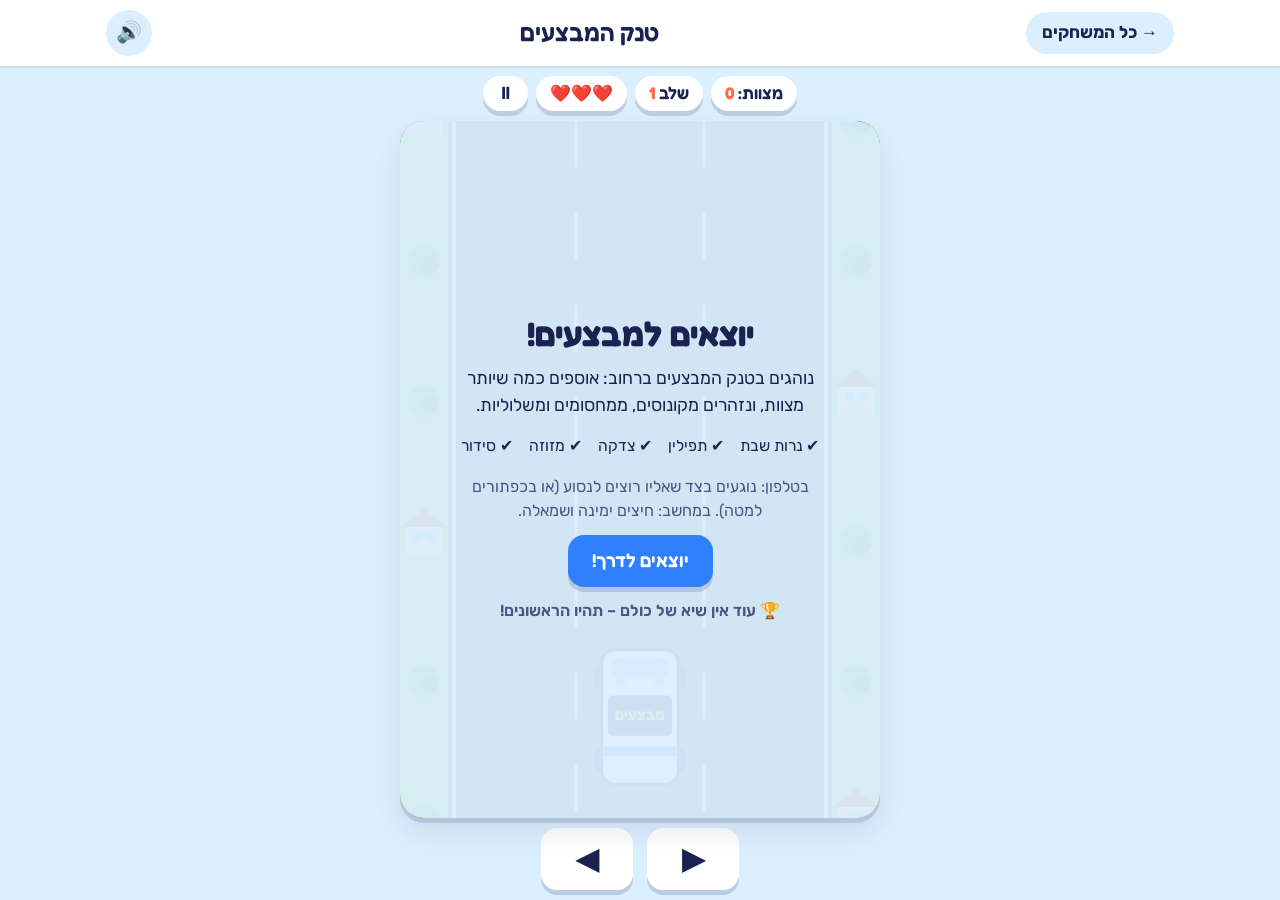
<file: kids/tank.html>
<!doctype html>
<html lang="he" dir="rtl">
<head>
<meta charset="utf-8">
<meta name="viewport" content="width=device-width, initial-scale=1, viewport-fit=cover">
<title>טנק המבצעים · איזור הילדים</title>
<meta name="description" content="נוהגים בטנק המבצעים, אוספים מצוות ונזהרים מהמכשולים – ומנסים לשבור את השיא של כולם!">
<meta name="theme-color" content="#ffffff">
<link rel="icon" href="../assets/icon.svg" type="image/svg+xml">
<link rel="preconnect" href="https://fonts.googleapis.com">
<link rel="preconnect" href="https://fonts.gstatic.com" crossorigin>
<link rel="stylesheet" href="https://fonts.googleapis.com/css2?family=Fredoka:wght@500;600;700&family=Rubik:wght@400;500;600;700&display=swap">
<link rel="stylesheet" href="kids.css">
<style>
  .stage { width: min(100%, 480px); background: #8fd16a; }
  .legend { display: flex; flex-wrap: wrap; justify-content: center; gap: 6px 16px; margin: 4px 0 6px; font-size: .98rem; }
  .legend span { white-space: nowrap; }
</style>
</head>
<body class="play">
<header class="kbar">
  <div class="kwrap kbar-row">
    <a class="kback" href="./">→ כל המשחקים</a>
    <h1>טנק המבצעים</h1>
    <button class="ksound" id="sound" type="button">🔊</button>
  </div>
</header>

<main class="kwrap game-main">
  <div class="hud">
    <span class="chip">מצוות: <b id="score">0</b></span>
    <span class="chip">שלב <b id="level">1</b></span>
    <span class="chip" id="lives" role="img" aria-label="3 חיים">❤️❤️❤️</span>
    <button class="chip" id="pause-btn" type="button" aria-label="הפסקה">⏸</button>
  </div>

  <div class="stage" id="stage">
    <canvas id="cv" aria-label="משחק טנק המבצעים"></canvas>
    <div class="overlay" id="ov-start">
      <h2>יוצאים למבצעים!</h2>
      <p>נוהגים בטנק המבצעים ברחוב: אוספים כמה שיותר מצוות, ונזהרים מקונוסים, ממחסומים ומשלוליות.</p>
      <div class="legend"><span>✔ נרות שבת</span><span>✔ תפילין</span><span>✔ צדקה</span><span>✔ מזוזה</span><span>✔ סידור</span></div>
      <p class="how">בטלפון: נוגעים בצד שאליו רוצים לנסוע (או בכפתורים למטה). במחשב: חיצים ימינה ושמאלה.</p>
      <button class="kbtn blue" id="start" type="button">יוצאים לדרך!</button>
      <p class="records-line" id="best-start"></p>
    </div>
    <div class="overlay" id="ov-pause" hidden>
      <h2>הפסקה קטנה</h2>
      <button class="kbtn blue" id="resume" type="button">ממשיכים</button>
    </div>
  </div>

  <div class="pad" aria-label="שליטה">
    <button class="kbtn white" id="btn-left" type="button" aria-label="שמאלה">◀</button>
    <button class="kbtn white" id="btn-right" type="button" aria-label="ימינה">▶</button>
  </div>
</main>

<script src="kids.js"></script>
<script src="leaderboard.js"></script>
<script>
(function () {
  'use strict';
  var K = window.Kids, B = window.Board;
  var stage = document.getElementById('stage');
  var cv = document.getElementById('cv');
  var g = cv.getContext('2d');
  var $ = function (id) { return document.getElementById(id); };

  var LANES = 3;
  var GOOD = [
    { k: 'candles', n: 'נרות שבת' },
    { k: 'tefillin', n: 'תפילין' },
    { k: 'tzedaka', n: 'צדקה' },
    { k: 'mezuza', n: 'מזוזה' },
    { k: 'siddur', n: 'סידור' },
  ];
  var BAD = ['cone', 'barrier', 'puddle'];
  var CHEERS = ['כל הכבוד!', 'יישר כוח!', 'אלופים!', 'מצוין!'];

  var W = 0, H = 0, dpr = 1, roadX = 0, roadW = 0, laneW = 0;
  var s = null;           // מצב המשחק
  var raf = 0, last = 0;

  function resize() {
    var r = stage.getBoundingClientRect();
    if (!r.width || !r.height) return;
    dpr = Math.min(window.devicePixelRatio || 1, 2);
    W = r.width; H = r.height;
    var nw = Math.round(W * dpr), nh = Math.round(H * dpr);
    if (cv.width !== nw || cv.height !== nh) { cv.width = nw; cv.height = nh; } // שינוי גודל מנקה את הקנבס
    g.setTransform(dpr, 0, 0, dpr, 0, 0);
    roadW = Math.min(W * 0.8, 400);
    roadX = (W - roadW) / 2;
    laneW = roadW / LANES;
    if (s) s.px = laneX(s.lane);
    draw(); // מציירים מיד – שלא יהבהב פריים ריק
  }
  function laneX(l) { return roadX + laneW * (l + 0.5); }

  function newGame() {
    s = { running: true, score: 0, lives: 3, level: 1, lane: 1, px: laneX(1), ents: [], floats: [], spawn: 0.6, scroll: 0, inv: 0, shake: 0, t: 0 };
    updateHud();
  }
  function speed() { return H * (0.42 + (s.level - 1) * 0.055); }
  function spawnEvery() { return Math.max(0.4, 0.95 - (s.level - 1) * 0.07); }

  function spawn() {
    var lane = Math.floor(Math.random() * LANES);
    var good = Math.random() < 0.6;
    s.ents.push(makeEnt(lane, good));
    if (s.level >= 3 && Math.random() < 0.28) {
      var other = (lane + 1 + Math.floor(Math.random() * (LANES - 1))) % LANES;
      s.ents.push(makeEnt(other, Math.random() < 0.5));
    }
  }
  function makeEnt(lane, good) {
    return { lane: lane, y: -laneW, good: good, k: good ? K.pick(GOOD) : { k: K.pick(BAD) }, wob: Math.random() * 6 };
  }

  function move(dir) {
    if (!s || !s.running) return;
    var nl = Math.max(0, Math.min(LANES - 1, s.lane + dir));
    if (nl !== s.lane) { s.lane = nl; K.sfx.tick(); }
  }

  function updateHud() {
    $('score').textContent = s.score;
    $('level').textContent = s.level;
    $('lives').textContent = s.lives > 0 ? '❤️'.repeat(s.lives) + '🤍'.repeat(3 - s.lives) : '🤍🤍🤍';
    $('lives').setAttribute('aria-label', Math.max(0, s.lives) + ' חיים');
  }

  function float(text, x, y, color, big) { s.floats.push({ text: text, x: x, y: y, c: color, t: 0, big: !!big }); }

  function step(dt) {
    s.t += dt;
    var v = speed();
    s.scroll = (s.scroll + v * dt) % 10000;
    s.px += (laneX(s.lane) - s.px) * Math.min(1, dt * 14);
    if (s.inv > 0) s.inv -= dt;
    if (s.shake > 0) s.shake -= dt;
    s.spawn -= dt;
    if (s.spawn <= 0) { spawn(); s.spawn = spawnEvery() * (0.8 + Math.random() * 0.5); }

    var th = laneW * 1.05, ty = H - th * 0.75;
    for (var i = s.ents.length - 1; i >= 0; i--) {
      var e = s.ents[i];
      e.y += v * dt;
      var ex = laneX(e.lane);
      var size = laneW * 0.5;
      if (!e.done && Math.abs(ex - s.px) < laneW * 0.45 && Math.abs(e.y - ty) < (th / 2 + size / 2) * 0.82) {
        e.done = true;
        if (e.good) {
          s.score++;
          K.sfx.good();
          float(K.ltr('+1') + ' ' + e.k.n, ex, e.y, '#1f9d55');
          var lvl = 1 + Math.floor(s.score / 10);
          if (lvl > s.level) { s.level = lvl; K.sfx.win(); float('שלב ' + lvl + '!', W / 2, H * 0.4, '#2f80ff', true); }
          s.ents.splice(i, 1);
        } else if (s.inv <= 0) {
          s.lives--;
          s.inv = 1.3; s.shake = K.reduced() ? 0 : 0.3;
          K.sfx.bad(); K.vibrate(80);
          float('אוי!', ex, e.y, '#e5484d');
          if (s.lives <= 0) { updateHud(); return gameOver(); }
        }
        updateHud();
        continue;
      }
      if (e.y > H + laneW) s.ents.splice(i, 1);
    }
    for (var j = s.floats.length - 1; j >= 0; j--) {
      var f = s.floats[j];
      f.t += dt; f.y -= dt * 60;
      if (f.t > 1.1) s.floats.splice(j, 1);
    }
  }

  // ------------------------------------------------------------ drawing
  function rr(x, y, w, h, r) {
    g.beginPath();
    g.moveTo(x + r, y); g.arcTo(x + w, y, x + w, y + h, r); g.arcTo(x + w, y + h, x, y + h, r);
    g.arcTo(x, y + h, x, y, r); g.arcTo(x, y, x + w, y, r); g.closePath();
  }
  function font(px, w) { g.font = (w || 600) + ' ' + Math.round(px) + 'px Fredoka, Rubik, Arial, sans-serif'; }

  function drawWorld(scroll) {
    g.fillStyle = '#8fd16a'; g.fillRect(0, 0, W, H);
    // עצים ובתים בצדי הדרך
    var gap = 140, off = scroll % gap;
    for (var y = -gap + off; y < H + gap; y += gap) {
      var idx = Math.floor((y - off + scroll) / gap);
      [roadX / 2, W - roadX / 2].forEach(function (x, side) {
        if (roadX < 26) return;
        if ((idx + side) % 3 === 0) {
          g.fillStyle = '#f4d8a8'; rr(x - 18, y - 16, 36, 30, 4); g.fill();
          g.fillStyle = '#c9573f'; g.beginPath(); g.moveTo(x - 22, y - 14); g.lineTo(x, y - 32); g.lineTo(x + 22, y - 14); g.closePath(); g.fill();
          g.fillStyle = '#7fc4ff'; g.fillRect(x - 10, y - 8, 8, 8); g.fillRect(x + 3, y - 8, 8, 8);
        } else {
          g.fillStyle = '#5aa845'; g.beginPath(); g.arc(x, y, 16, 0, Math.PI * 2); g.fill();
          g.fillStyle = '#4b9139'; g.beginPath(); g.arc(x + 6, y + 4, 9, 0, Math.PI * 2); g.fill();
        }
      });
    }
    // כביש
    g.fillStyle = '#5b6274'; g.fillRect(roadX, 0, roadW, H);
    g.fillStyle = '#ffffff'; g.fillRect(roadX + 4, 0, 4, H); g.fillRect(roadX + roadW - 8, 0, 4, H);
    g.fillStyle = 'rgba(255,255,255,.75)';
    var dash = 46, doff = scroll % (dash * 2);
    for (var l = 1; l < LANES; l++) {
      var lx = roadX + laneW * l - 2;
      for (var yy = -dash * 2 + doff; yy < H; yy += dash * 2) g.fillRect(lx, yy, 4, dash);
    }
  }

  function drawTank(x, y, w, h) {
    // גלגלים
    g.fillStyle = '#1a2350';
    [[-1, -0.3], [1, -0.3], [-1, 0.32], [1, 0.32]].forEach(function (p) { rr(x + p[0] * w * 0.5 - w * 0.09, y + p[1] * h - h * 0.08, w * 0.18, h * 0.16, 4); g.fill(); });
    // גוף
    g.fillStyle = '#ffffff'; g.strokeStyle = '#1a2350'; g.lineWidth = 3;
    rr(x - w / 2, y - h / 2, w, h, w * 0.18); g.fill(); g.stroke();
    g.fillStyle = '#2f80ff'; g.fillRect(x - w / 2 + 2, y + h * 0.22, w - 4, h * 0.07);
    // שמשה קדמית
    g.fillStyle = '#9fd3ff'; rr(x - w * 0.36, y - h / 2 + h * 0.06, w * 0.72, h * 0.15, 6); g.fill();
    // שלט על הגג
    g.fillStyle = '#1a2350'; rr(x - w * 0.42, y - h * 0.16, w * 0.84, h * 0.3, 5); g.fill();
    g.fillStyle = '#ffd23f'; g.textAlign = 'center'; g.textBaseline = 'middle'; font(w * 0.19, 700);
    g.fillText('מבצעים', x, y - h * 0.01);
    // רמקולים
    g.fillStyle = '#c0c7dd'; g.beginPath(); g.arc(x - w * 0.25, y - h * 0.26, w * 0.07, 0, Math.PI * 2); g.arc(x + w * 0.25, y - h * 0.26, w * 0.07, 0, Math.PI * 2); g.fill();
  }

  function drawItem(k, x, y, s0) {
    g.save(); g.translate(x, y);
    g.lineWidth = 2.5; g.strokeStyle = '#1a2350'; g.textAlign = 'center'; g.textBaseline = 'middle';
    // הילה של "דבר טוב"
    g.fillStyle = 'rgba(255,255,255,.55)'; g.beginPath(); g.arc(0, 0, s0 * 0.68, 0, Math.PI * 2); g.fill();
    if (k === 'candles') {
      g.fillStyle = '#c0c7dd'; rr(-s0 * 0.42, s0 * 0.2, s0 * 0.84, s0 * 0.16, 4); g.fill(); g.stroke();
      [-0.2, 0.2].forEach(function (dx) {
        g.fillStyle = '#ffffff'; rr(s0 * dx - s0 * 0.08, -s0 * 0.22, s0 * 0.16, s0 * 0.44, 3); g.fill(); g.stroke();
        g.fillStyle = '#ff9f1c'; g.beginPath(); g.ellipse(s0 * dx, -s0 * 0.33, s0 * 0.07, s0 * 0.12, 0, 0, Math.PI * 2); g.fill();
        g.fillStyle = '#ffd23f'; g.beginPath(); g.ellipse(s0 * dx, -s0 * 0.3, s0 * 0.035, s0 * 0.06, 0, 0, Math.PI * 2); g.fill();
      });
    } else if (k === 'tefillin') {
      g.strokeStyle = '#111'; g.lineWidth = s0 * 0.07;
      g.beginPath(); g.arc(0, s0 * 0.18, s0 * 0.34, 0.15 * Math.PI, 0.85 * Math.PI); g.stroke();
      g.fillStyle = '#111'; rr(-s0 * 0.25, -s0 * 0.3, s0 * 0.5, s0 * 0.46, 5); g.fill();
      g.fillStyle = '#fff'; font(s0 * 0.34, 700); g.fillText('ש', 0, -s0 * 0.06);
    } else if (k === 'tzedaka') {
      g.fillStyle = '#ffd23f'; g.beginPath(); g.arc(0, -s0 * 0.34, s0 * 0.14, 0, Math.PI * 2); g.fill(); g.stroke();
      g.fillStyle = '#2f80ff'; rr(-s0 * 0.32, -s0 * 0.18, s0 * 0.64, s0 * 0.52, 6); g.fill(); g.stroke();
      g.fillStyle = '#1a2350'; g.fillRect(-s0 * 0.14, -s0 * 0.14, s0 * 0.28, s0 * 0.05);
      g.fillStyle = '#fff'; font(s0 * 0.17, 700); g.fillText('צדקה', 0, s0 * 0.1);
    } else if (k === 'mezuza') {
      g.rotate(-0.35);
      g.fillStyle = '#b9c8e6'; rr(-s0 * 0.13, -s0 * 0.4, s0 * 0.26, s0 * 0.8, 8); g.fill(); g.stroke();
      g.fillStyle = '#9a700c'; font(s0 * 0.26, 700); g.fillText('ש', 0, -s0 * 0.12);
    } else if (k === 'siddur') {
      g.fillStyle = '#1f3b8f'; rr(-s0 * 0.3, -s0 * 0.36, s0 * 0.6, s0 * 0.72, 4); g.fill(); g.stroke();
      g.strokeStyle = '#ffd23f'; g.lineWidth = 2; rr(-s0 * 0.22, -s0 * 0.28, s0 * 0.44, s0 * 0.56, 3); g.stroke();
      g.fillStyle = '#ffd23f'; font(s0 * 0.17, 700); g.fillText('סידור', 0, 0);
    }
    g.restore();
  }

  function drawBad(k, x, y, s0) {
    g.save(); g.translate(x, y); g.lineWidth = 2.5; g.strokeStyle = '#1a2350';
    if (k === 'cone') {
      g.fillStyle = '#ff7a1a'; g.beginPath(); g.moveTo(0, -s0 * 0.45); g.lineTo(s0 * 0.3, s0 * 0.3); g.lineTo(-s0 * 0.3, s0 * 0.3); g.closePath(); g.fill(); g.stroke();
      g.fillStyle = '#fff'; g.fillRect(-s0 * 0.16, -s0 * 0.08, s0 * 0.32, s0 * 0.09); g.fillRect(-s0 * 0.22, s0 * 0.1, s0 * 0.44, s0 * 0.08);
      g.fillStyle = '#ff7a1a'; rr(-s0 * 0.4, s0 * 0.28, s0 * 0.8, s0 * 0.12, 3); g.fill(); g.stroke();
    } else if (k === 'barrier') {
      g.fillStyle = '#6b7280'; g.fillRect(-s0 * 0.4, -s0 * 0.05, s0 * 0.08, s0 * 0.4); g.fillRect(s0 * 0.32, -s0 * 0.05, s0 * 0.08, s0 * 0.4);
      g.save(); rr(-s0 * 0.5, -s0 * 0.25, s0, s0 * 0.26, 4); g.fillStyle = '#fff'; g.fill(); g.clip();
      g.fillStyle = '#e5484d';
      for (var i = -3; i < 4; i++) { g.beginPath(); g.moveTo(i * s0 * 0.2, -s0 * 0.3); g.lineTo(i * s0 * 0.2 + s0 * 0.1, -s0 * 0.3); g.lineTo(i * s0 * 0.2 - s0 * 0.05, s0 * 0.05); g.lineTo(i * s0 * 0.2 - s0 * 0.15, s0 * 0.05); g.fill(); }
      g.restore(); rr(-s0 * 0.5, -s0 * 0.25, s0, s0 * 0.26, 4); g.stroke();
    } else {
      g.fillStyle = '#3b6fd6'; g.beginPath(); g.ellipse(0, 0, s0 * 0.48, s0 * 0.3, 0, 0, Math.PI * 2); g.fill();
      g.fillStyle = '#6fa0ff'; g.beginPath(); g.ellipse(-s0 * 0.12, -s0 * 0.06, s0 * 0.2, s0 * 0.09, 0, 0, Math.PI * 2); g.fill();
    }
    g.restore();
  }

  function draw() {
    if (!W) return;
    var shake = s && s.shake > 0 ? (Math.random() - 0.5) * 8 : 0;
    g.save(); g.translate(shake, 0);
    drawWorld(s ? s.scroll : 0);
    var size = laneW * 0.5;
    if (s) {
      s.ents.forEach(function (e) {
        var bob = e.good ? Math.sin(s.t * 5 + e.wob) * 3 : 0;
        if (e.good) drawItem(e.k.k, laneX(e.lane), e.y + bob, size); else drawBad(e.k.k, laneX(e.lane), e.y, size);
      });
    }
    var tw = laneW * 0.6, th = laneW * 1.05;
    var visible = !s || s.inv <= 0 || Math.floor(s.inv * 10) % 2 === 0;
    if (visible) drawTank(s ? s.px : laneX(1), H - th * 0.75, tw, th);
    if (s) {
      s.floats.forEach(function (f) {
        g.globalAlpha = Math.max(0, 1 - f.t / 1.1);
        font(f.big ? 40 : 20, 700); g.textAlign = 'center'; g.textBaseline = 'middle';
        g.lineWidth = 5; g.strokeStyle = '#fff'; g.strokeText(f.text, f.x, f.y); g.fillStyle = f.c; g.fillText(f.text, f.x, f.y);
        g.globalAlpha = 1;
      });
    }
    g.restore();
  }

  function loop(now) {
    var dt = Math.min(0.05, (now - last) / 1000 || 0);
    last = now;
    if (s && s.running) step(dt);
    draw();
    if (s && s.running) raf = requestAnimationFrame(loop);
  }

  function start() {
    K.audio();
    B.close();
    K.unfocus();
    newGame();
    $('ov-start').hidden = true; $('ov-pause').hidden = true;
    last = performance.now();
    cancelAnimationFrame(raf);
    raf = requestAnimationFrame(loop);
  }

  function gameOver() {
    s.running = false; s.over = true;
    var sc = s.score, lvl = s.level;
    var isNew = sc > B.best('tank');
    setTimeout(function () {
      B.showResult({
        game: 'tank', score: sc, unit: 'מצוות',
        title: isNew ? 'שיא חדש!' : sc > 0 ? K.pick(CHEERS) : 'אוי! עוד ניסיון?',
        text: 'אספתם ' + sc + ' מצוות והגעתם לשלב ' + lvl + '.',
        stars: sc >= 30 ? 3 : sc >= 15 ? 2 : 1,
        onAgain: start,
      });
      B.startLine('tank', $('best-start'));
    }, 650);
  }

  function pause() {
    if (!s || !s.running) return;
    s.running = false; s.paused = true;
    cancelAnimationFrame(raf);
    $('ov-pause').hidden = false;
  }
  function resume() {
    if (!s || !s.paused) return;
    s.paused = false; s.running = true;
    $('ov-pause').hidden = true;
    last = performance.now();
    cancelAnimationFrame(raf);
    raf = requestAnimationFrame(loop);
  }

  // ------------------------------------------------------------ input
  document.addEventListener('keydown', function (e) {
    if (B.isOpen() || K.typing(e)) return;
    if (e.key === 'ArrowLeft' || e.key === 'a' || e.key === 'A' || e.key === 'ש') { move(-1); e.preventDefault(); }
    else if (e.key === 'ArrowRight' || e.key === 'd' || e.key === 'D' || e.key === 'ג') { move(1); e.preventDefault(); }
    else if (e.key === ' ' || e.key === 'Enter') {
      if (!$('ov-start').hidden) { start(); e.preventDefault(); }
      else if (s && s.paused) { resume(); e.preventDefault(); }
    } else if (e.key === 'p' || e.key === 'P' || e.key === 'פ' || e.key === 'Escape') { if (s && s.running) pause(); else resume(); }
  });
  cv.addEventListener('pointerdown', function (e) {
    e.preventDefault();
    var r = cv.getBoundingClientRect();
    move(e.clientX - r.left < r.width / 2 ? -1 : 1);
  });
  // כפתורי הטלפון מגיבים כבר בנגיעה (בלי לחכות לשחרור האצבע)
  function padButton(btn, dir) {
    btn.addEventListener('pointerdown', function (e) { e.preventDefault(); move(dir); });
    btn.addEventListener('click', function (e) { if (e.detail === 0) move(dir); }); // מקלדת
  }
  padButton($('btn-left'), -1);
  padButton($('btn-right'), 1);
  $('start').addEventListener('click', start);
  $('resume').addEventListener('click', resume);
  $('pause-btn').addEventListener('click', function () { if (s && s.running) pause(); else resume(); });
  document.addEventListener('visibilitychange', function () { if (document.hidden) pause(); });
  window.addEventListener('resize', resize);
  if (window.ResizeObserver) new ResizeObserver(function () { resize(); }).observe(stage);

  B.startLine('tank', $('best-start'));
  resize();
  if (document.fonts && document.fonts.ready) document.fonts.ready.then(function () { if (!s || !s.running) draw(); });
})();
</script>
</body>
</html>
</file>
<file: assets/site.css>
/* חב״ד בזמן אמת – עיצוב האתר
   Layout (mobile first): navy masthead with the 770 facade mark → a story-circle strip → sticky category chips →
   one endless column of big picture cards, with flashes, shorts and simchas woven in; a fixed bottom nav on phones.
   On desktop the live flash wire sits on the right (RTL start) and a shorts/ads rail on the left. */

:root {
  --paper: #f1f3f8;
  --surface: #ffffff;
  --surface-2: #e8ecf4;
  --ink: #0f172a;
  --ink-2: #334155;
  --muted: #64748b;
  --line: #dbe1eb;
  --navy: #12204a;
  --navy-2: #1c2e64;
  --on-navy: #eef2ff;
  --on-navy-muted: #a9b5d6;
  --facade: #c9573f;
  --brick: #b3382a;
  --breaking-bg: #b3382a;
  --breaking-ink: #ffffff;
  --gold: #9a700c;
  --ok: #3ddc84;
  --warn: #f5b83d;
  --sun: #ffd23f;
  --sun-2: #ff9b54;
  --sun-ink: #2b1a00;
  --ring-a: #f5b83d;
  --ring-b: #e8475f;
  --ring-c: #7a4dff;
  --c-chabad: #2346b0;
  --c-israel: #0b7356;
  --c-world: #6942b0;
  --c-flash: #b3382a;
  --c-video: #c0261f;
  --c-own: #9a700c;
  --c-community: #c2410c;
  --wa: #128c4a;
  --focus: #2f6bff;
  --shadow: 0 1px 2px rgba(15, 23, 42, .06), 0 6px 18px rgba(15, 23, 42, .06);
  --overlay: rgba(4, 9, 24, .86);
  --font-display: 'Frank Ruhl Libre', 'David Libre', 'Noto Serif Hebrew', 'Times New Roman', serif;
  --font-body: 'Assistant', 'Rubik', 'Segoe UI', 'Arial Hebrew', Arial, sans-serif;
  --r: 14px;
  --nav-h: 0px;
  color-scheme: light;
}
@media (prefers-color-scheme: dark) {
  :root:not([data-theme="light"]) {
    --paper: #0a0f1e; --surface: #121a2d; --surface-2: #1a2440; --ink: #e7ecf6; --ink-2: #c2cada; --muted: #8f9ab0;
    --line: #243052; --navy: #0b1530; --navy-2: #14214a; --on-navy: #eef2ff; --on-navy-muted: #9aa7cc;
    --brick: #f07464; --breaking-bg: #a12f22; --gold: #e2b64a; --wa: #25d366;
    --c-chabad: #8fa9ff; --c-israel: #46cba1; --c-world: #b9a0ff; --c-flash: #f07464; --c-video: #ff6d63; --c-own: #e2b64a; --c-community: #fb923c;
    --shadow: 0 1px 2px rgba(0, 0, 0, .45), 0 8px 22px rgba(0, 0, 0, .28);
    color-scheme: dark;
  }
}
:root[data-theme="dark"] {
  --paper: #0a0f1e; --surface: #121a2d; --surface-2: #1a2440; --ink: #e7ecf6; --ink-2: #c2cada; --muted: #8f9ab0;
  --line: #243052; --navy: #0b1530; --navy-2: #14214a; --on-navy: #eef2ff; --on-navy-muted: #9aa7cc;
  --brick: #f07464; --breaking-bg: #a12f22; --gold: #e2b64a; --wa: #25d366;
  --c-chabad: #8fa9ff; --c-israel: #46cba1; --c-world: #b9a0ff; --c-flash: #f07464; --c-video: #ff6d63; --c-own: #e2b64a; --c-community: #fb923c;
  --shadow: 0 1px 2px rgba(0, 0, 0, .45), 0 8px 22px rgba(0, 0, 0, .28);
  color-scheme: dark;
}

* { box-sizing: border-box; }
html { -webkit-text-size-adjust: 100%; }
body {
  margin: 0;
  background: var(--paper);
  color: var(--ink);
  font-family: var(--font-body);
  font-size: 16px;
  line-height: 1.5;
  padding-top: env(safe-area-inset-top, 0px);
  padding-bottom: calc(var(--nav-h) + env(safe-area-inset-bottom, 0px));
}
body.locked { overflow: hidden; }
a { color: inherit; }
img { max-width: 100%; }
button { font: inherit; color: inherit; }
[hidden] { display: none !important; }
:focus-visible { outline: 3px solid var(--focus); outline-offset: 2px; border-radius: 6px; }

.wrap {
  max-width: 1340px;
  margin-inline: auto;
  padding-left: max(16px, env(safe-area-inset-left, 0px));
  padding-right: max(16px, env(safe-area-inset-right, 0px));
}
.skip { position: absolute; inset-inline-start: 12px; top: -80px; background: var(--surface); color: var(--ink); padding: 8px 14px; border-radius: 8px; z-index: 50; }
.skip:focus { top: 12px; }
.only-mobile { display: none; }
@media (max-width: 899px) { .only-mobile { display: block; } .only-desktop { display: none !important; } }

/* ---------- masthead ---------- */
.masthead { background: var(--navy); color: var(--on-navy); }
.mast-row { display: flex; align-items: center; gap: 12px 22px; padding-block: 12px; flex-wrap: wrap; }
.brand { display: flex; align-items: center; gap: 12px; text-decoration: none; min-width: 0; }
.logo { width: 54px; height: 41px; flex: none; }
.logo .facade { fill: var(--facade); }
.logo .win { fill: var(--navy); }
.brand-name { display: block; font-family: var(--font-display); font-weight: 900; font-size: clamp(1.5rem, 1.1rem + 1.5vw, 2.2rem); line-height: 1.05; }
.brand-tag { display: block; font-size: .86rem; color: var(--on-navy-muted); margin-top: 3px; }
.mast-meta { margin-inline-start: auto; display: flex; flex-direction: column; align-items: flex-end; gap: 3px; font-size: .9rem; }
.dates { display: flex; gap: 8px; flex-wrap: wrap; justify-content: flex-end; }
.dates .heb { font-weight: 700; }
.dates .sep { opacity: .45; }
.status { display: inline-flex; align-items: center; gap: 8px; color: var(--on-navy-muted); font-variant-numeric: tabular-nums; }
.pulse { width: 8px; height: 8px; border-radius: 50%; background: var(--ok); animation: pulse 2.2s ease-out infinite; }
.status.stale .pulse { background: var(--warn); animation: none; }
@keyframes pulse { 0% { box-shadow: 0 0 0 0 rgba(61, 220, 132, .55); } 80%, 100% { box-shadow: 0 0 0 9px rgba(61, 220, 132, 0); } }
.mast-nav { display: flex; gap: 8px; align-items: center; }
.pill-btn { display: inline-flex; align-items: center; gap: 7px; border: 1px solid rgba(238, 242, 255, .3); background: transparent; color: var(--on-navy); padding: 7px 14px; border-radius: 999px; font-weight: 700; cursor: pointer; text-decoration: none; white-space: nowrap; }
.pill-btn:hover { border-color: var(--on-navy); }
.pill-btn svg { width: 18px; height: 18px; }
.wa-join { background: var(--wa); border-color: var(--wa); color: #fff; }
.wa-banner { display: flex; align-items: center; gap: 12px; background: color-mix(in srgb, var(--wa) 12%, var(--surface)); border: 1px solid color-mix(in srgb, var(--wa) 35%, transparent); border-radius: var(--r); padding: 14px 16px; text-decoration: none; color: var(--ink); margin-bottom: 22px; font-weight: 700; }
.wa-banner svg { width: 34px; height: 34px; color: var(--wa); flex: none; }
.wa-banner small { display: block; color: var(--muted); font-weight: 600; }
.kids-link { background: var(--sun); color: var(--sun-ink); border-color: var(--sun); }
.kids-link:hover { background: var(--sun-2); border-color: var(--sun-2); }
@media (max-width: 720px) {
  .mast-row { gap: 8px 12px; padding-block: 10px; }
  .logo { width: 42px; height: 32px; }
  .brand-tag { display: none; }
  .mast-meta { order: 3; width: 100%; margin: 0; flex-direction: row; justify-content: space-between; align-items: center; font-size: .82rem; gap: 10px; }
  .dates .greg, .dates .sep { display: none; }
  .mast-nav { margin-inline-start: auto; }
  .mast-nav .kids-link { display: none; }
  .pill-btn { padding: 6px 12px; }
}

/* ---------- breaking + ticker ---------- */
.breaking { background: var(--breaking-bg); color: var(--breaking-ink); }
.breaking .wrap { display: flex; gap: 12px; align-items: center; padding-block: 10px; font-weight: 700; }
.breaking-label { background: var(--breaking-ink); color: var(--breaking-bg); padding: 2px 10px; border-radius: 4px; font-weight: 800; flex: none; }
.breaking a { color: inherit; }
.ticker { background: var(--surface); border-bottom: 1px solid var(--line); }
.ticker-row { display: flex; align-items: center; gap: 12px; height: 44px; }
.ticker-label { flex: none; font-weight: 800; color: var(--brick); display: inline-flex; align-items: center; gap: 7px; }
.ticker-label::before { content: ''; width: 8px; height: 8px; border-radius: 50%; background: var(--brick); }
.ticker-viewport { flex: 1; min-width: 0; overflow: hidden; -webkit-mask-image: linear-gradient(to left, transparent, #000 28px, #000 calc(100% - 28px), transparent); mask-image: linear-gradient(to left, transparent, #000 28px, #000 calc(100% - 28px), transparent); }
.ticker-track { display: inline-flex; white-space: nowrap; animation: tick var(--dur, 90s) linear infinite; }
.ticker-viewport:hover .ticker-track { animation-play-state: paused; }
.ticker-item { padding-inline: 16px; text-decoration: none; color: var(--ink); display: inline-flex; gap: 8px; align-items: baseline; }
.ticker-item b { color: var(--brick); font-variant-numeric: tabular-nums; }
.ticker-item i { font-style: normal; color: var(--muted); font-size: .85rem; }
.ticker-item + .ticker-item { border-inline-start: 1px solid var(--line); }
@keyframes tick { from { transform: translateX(0); } to { transform: translateX(50%); } }
@media (max-width: 899px) { .ticker { display: none; } }

/* ---------- stories strip ---------- */
.stories { background: var(--surface); border-bottom: 1px solid var(--line); }
.stories-track { display: flex; gap: 14px; overflow-x: auto; padding-block: 12px 10px; scrollbar-width: none; scroll-snap-type: x proximity; }
.stories-track::-webkit-scrollbar { display: none; }
.story-btn { flex: none; width: 74px; display: flex; flex-direction: column; align-items: center; gap: 5px; background: none; border: 0; padding: 0; cursor: pointer; scroll-snap-align: start; }
.story-ring { width: 70px; height: 70px; border-radius: 50%; padding: 3px; background: conic-gradient(from 200deg, var(--ring-a), var(--ring-b), var(--ring-c), var(--ring-a)); }
.story-btn.seen .story-ring { background: var(--line); }
.story-ring img, .story-ring .ph { width: 100%; height: 100%; border-radius: 50%; object-fit: cover; border: 3px solid var(--surface); display: block; background: var(--surface-2); }
.story-name { font-size: .76rem; font-weight: 700; color: var(--ink-2); max-width: 74px; overflow: hidden; text-overflow: ellipsis; white-space: nowrap; }

/* ---------- category chips ---------- */
.cats { position: sticky; top: env(safe-area-inset-top, 0px); z-index: 20; background: color-mix(in srgb, var(--paper) 92%, transparent); backdrop-filter: blur(8px); -webkit-backdrop-filter: blur(8px); border-bottom: 1px solid var(--line); }
body::before { content: ''; position: fixed; inset: 0 0 auto; height: env(safe-area-inset-top, 0px); z-index: 21; background: var(--paper); }
.cats-row { display: flex; gap: 8px; align-items: center; padding-block: 9px; }
.tabs { display: flex; gap: 6px; overflow-x: auto; scrollbar-width: none; flex: 1; min-width: 0; }
.tabs::-webkit-scrollbar { display: none; }
.tab { flex: none; border: 1px solid var(--line); background: var(--surface); color: var(--ink-2); padding: 7px 14px; border-radius: 999px; font-weight: 700; cursor: pointer; white-space: nowrap; }
.tab:hover { border-color: var(--muted); }
.tab[aria-selected="true"] { background: var(--navy); border-color: var(--navy); color: var(--on-navy); }
.search-btn { flex: none; width: 38px; height: 38px; border-radius: 50%; border: 1px solid var(--line); background: var(--surface); display: grid; place-items: center; cursor: pointer; }
.search-btn svg { width: 18px; height: 18px; color: var(--ink-2); }
.searchbar { padding-bottom: 10px; }
.searchbar input { width: 100%; border: 1px solid var(--line); background: var(--surface); color: var(--ink); border-radius: 999px; padding: 10px 16px; font: inherit; }
.subtabs { display: flex; gap: 6px; margin: 0 0 14px; flex-wrap: wrap; }
.subtabs button { border: 1px solid var(--line); background: var(--surface); padding: 5px 13px; border-radius: 999px; font-weight: 700; color: var(--ink-2); cursor: pointer; }
.subtabs button[aria-pressed="true"] { background: var(--c-community); border-color: var(--c-community); color: #fff; }

/* ---------- layout ---------- */
.ad-top { padding-top: 14px; }
.layout { display: grid; grid-template-columns: 310px minmax(0, 1fr) 300px; gap: 26px; padding-block: 18px 56px; align-items: start; }
.live, .rail { position: sticky; top: 70px; }
@media (max-width: 1199px) {
  .layout { grid-template-columns: 290px minmax(0, 1fr); }
  .layout > .rail { grid-column: 1 / -1; position: static; display: grid; grid-template-columns: repeat(auto-fit, minmax(min(100%, 280px), 1fr)); align-items: start; }
}
@media (max-width: 899px) {
  :root { --nav-h: 62px; }
  .layout { grid-template-columns: minmax(0, 1fr); padding-top: 12px; }
  .live { display: none; }
}

/* ---------- live wire (flashes) ---------- */
.live { background: var(--surface); border-radius: var(--r); box-shadow: var(--shadow); max-height: calc(100vh - 86px); overflow: auto; overscroll-behavior: contain; }
.live-head { position: sticky; top: 0; background: var(--surface); padding: 14px 16px 10px; border-bottom: 1px solid var(--line); z-index: 1; display: flex; align-items: center; gap: 9px; flex-wrap: wrap; }
.live-head h2 { font-family: var(--font-display); font-size: 1.35rem; margin: 0; line-height: 1.1; }
.live-dot { width: 10px; height: 10px; border-radius: 50%; background: var(--brick); animation: livepulse 1.6s ease-in-out infinite; }
@keyframes livepulse { 50% { opacity: .35; } }
.live-sub { font-size: .8rem; color: var(--muted); flex-basis: 100%; }
.live-list { list-style: none; margin: 0; padding: 6px 16px 18px; }
.flash { position: relative; padding-block: 11px; padding-inline-start: 18px; border-inline-start: 2px solid var(--line); }
.flash::before { content: ''; position: absolute; inset-inline-start: -7px; top: 16px; width: 8px; height: 8px; border-radius: 50%; background: var(--surface); border: 2px solid var(--brick); }
.flash.is-own::before { background: var(--gold); border-color: var(--gold); }
.flash.is-new { animation: flashin 2.4s ease-out; }
@keyframes flashin { from { background: color-mix(in srgb, var(--brick) 14%, transparent); } to { background: transparent; } }
.flash-meta { display: flex; gap: 8px; align-items: baseline; font-size: .8rem; color: var(--muted); flex-wrap: wrap; }
.flash-meta time { font-weight: 800; color: var(--brick); font-variant-numeric: tabular-nums; font-size: .92rem; }
.flash.is-own .flash-meta time { color: var(--gold); }
.flash-src { font-weight: 700; color: var(--ink-2); }
.flash-text { margin: 4px 0 0; white-space: pre-line; font-size: .96rem; line-height: 1.5; overflow-wrap: anywhere; display: -webkit-box; -webkit-line-clamp: 7; -webkit-box-orient: vertical; overflow: hidden; }
.flash.is-open .flash-text { display: block; -webkit-line-clamp: unset; }
.flash-text a { color: var(--c-chabad); }
.flash-img { display: block; position: relative; margin-top: 8px; border-radius: 10px; overflow: hidden; background: var(--surface-2); max-width: 420px; }
.flash-img img { display: block; width: 100%; max-height: 260px; object-fit: cover; }
.flash-img .play { position: absolute; inset: 0; margin: auto; }
.flash-actions { display: flex; gap: 14px; margin-top: 6px; font-size: .84rem; flex-wrap: wrap; }
.flash-actions a, .flash-actions button { color: var(--muted); background: none; border: 0; padding: 0; cursor: pointer; text-decoration: none; font-weight: 700; }
.flash-actions a:hover, .flash-actions button:hover { color: var(--ink); text-decoration: underline; }
.tweet { margin-top: 6px; }
.tweet blockquote { margin: 0; }
.feed .live-list { background: var(--surface); border-radius: var(--r); box-shadow: var(--shadow); padding: 8px 18px 18px; }

/* ---------- blocks inside the feed ---------- */
.feed { min-width: 0; }
.block { margin-bottom: 22px; }
.block-head { display: flex; align-items: baseline; gap: 10px; margin: 0 0 10px; }
.block-head h2 { font-family: var(--font-display); font-weight: 900; font-size: 1.4rem; margin: 0; line-height: 1.15; display: flex; align-items: center; gap: 8px; }
.block-head .more-link { margin-inline-start: auto; background: none; border: 0; color: var(--c-chabad); font-weight: 700; cursor: pointer; text-decoration: none; padding: 4px 0; font-size: .92rem; }
.block-head .more-link:hover { text-decoration: underline; }
.block-head .dot { width: 9px; height: 9px; border-radius: 50%; background: var(--brick); animation: livepulse 1.6s ease-in-out infinite; }
.mini-flashes { background: var(--surface); border-radius: var(--r); box-shadow: var(--shadow); padding: 4px 16px; list-style: none; margin: 0; }
.mini-flashes li { padding-block: 11px; display: grid; grid-template-columns: minmax(0, 1fr) auto; gap: 12px; align-items: start; }
.mini-flashes li + li { border-top: 1px solid var(--line); }
.mini-flashes .flash-meta time { font-size: .86rem; }
.mini-flashes p { margin: 3px 0 0; font-size: .95rem; line-height: 1.45; display: -webkit-box; -webkit-line-clamp: 3; -webkit-box-orient: vertical; overflow: hidden; white-space: pre-line; overflow-wrap: anywhere; }
.mini-flashes img { width: 76px; height: 76px; object-fit: cover; border-radius: 10px; background: var(--surface-2); }
.flash-card {
  flex: none; width: 250px; height: 128px; display: flex; flex-direction: column; gap: 5px; padding: 10px 12px;
  background: var(--surface); border-radius: 14px; box-shadow: var(--shadow); border-inline-start: 4px solid var(--brick);
  text-decoration: none; color: inherit; scroll-snap-align: start; overflow: hidden;
}
.flash-card .flash-meta time { font-size: .86rem; }
.flash-card-text { font-size: .95rem; line-height: 1.42; font-weight: 600; display: -webkit-box; -webkit-line-clamp: 3; -webkit-box-orient: vertical; overflow: hidden; overflow-wrap: anywhere; }
.carousel { display: flex; gap: 12px; overflow-x: auto; scroll-snap-type: x mandatory; scrollbar-width: none; padding-bottom: 4px; }
.carousel::-webkit-scrollbar { display: none; }
.reel-card { flex: none; width: 138px; aspect-ratio: 9 / 16; border-radius: 14px; overflow: hidden; position: relative; background: #000; text-decoration: none; color: #fff; scroll-snap-align: start; box-shadow: var(--shadow); }
.reel-card img { width: 100%; height: 100%; object-fit: cover; display: block; opacity: .92; }
.reel-card::after { content: ''; position: absolute; inset: 40% 0 0; background: linear-gradient(to top, rgba(0, 0, 0, .85), transparent); }
.reel-card span { position: absolute; inset-inline: 8px; bottom: 8px; z-index: 1; font-size: .8rem; font-weight: 700; line-height: 1.3; display: -webkit-box; -webkit-line-clamp: 3; -webkit-box-orient: vertical; overflow: hidden; }
.reel-card .play { position: absolute; top: 8px; inset-inline-end: 8px; margin: 0; width: 30px; height: 22px; border-radius: 6px; z-index: 1; }
.reel-card .play::after { border-block-width: 5px; border-left-width: 8px; }
.mini-card { flex: none; width: 230px; background: var(--surface); border-radius: 14px; overflow: hidden; box-shadow: var(--shadow); text-decoration: none; color: inherit; scroll-snap-align: start; display: flex; flex-direction: column; border: 0; padding: 0; text-align: start; cursor: pointer; }
.mini-card img, .mini-card .noimg-art { width: 100%; aspect-ratio: 16 / 10; object-fit: cover; display: block; background: var(--surface-2); }
.mini-card strong { padding: 10px 12px 12px; font-family: var(--font-display); font-weight: 700; font-size: 1rem; line-height: 1.3; display: -webkit-box; -webkit-line-clamp: 3; -webkit-box-orient: vertical; overflow: hidden; }
.mini-card .meta { padding: 10px 12px 0; }

/* ---------- big cards ---------- */
.cards { display: grid; grid-template-columns: minmax(0, 1fr); gap: 18px; }
@media (min-width: 1200px) { .cards.two { grid-template-columns: repeat(2, minmax(0, 1fr)); } .cards.two > .wide { grid-column: 1 / -1; } }
.card { background: var(--surface); border-radius: var(--r); box-shadow: var(--shadow); overflow: hidden; display: flex; flex-direction: column; min-width: 0; }
.card-media { position: relative; display: block; aspect-ratio: 16 / 9; background: var(--surface-2); overflow: hidden; cursor: pointer; border: 0; padding: 0; width: 100%; }
.card-media img { width: 100%; height: 100%; object-fit: cover; display: block; transition: transform .4s; }
.card:hover .card-media img { transform: scale(1.03); }
.card-badge { position: absolute; top: 10px; inset-inline-start: 10px; background: var(--cat, var(--navy)); color: #fff; font-size: .75rem; font-weight: 800; padding: 3px 10px; border-radius: 6px; z-index: 1; }
.card-media .play { position: absolute; inset: 0; margin: auto; }
.card-body { padding: 14px 16px 12px; display: flex; flex-direction: column; gap: 6px; }
.card h3 { font-family: var(--font-display); font-weight: 700; font-size: 1.28rem; line-height: 1.3; margin: 0; overflow-wrap: anywhere; }
.card h3 a { text-decoration: none; }
.card h3 a:hover { text-decoration: underline; text-underline-offset: 3px; }
.card .excerpt { margin: 0; color: var(--ink-2); font-size: 1rem; line-height: 1.55; display: -webkit-box; -webkit-line-clamp: 3; -webkit-box-orient: vertical; overflow: hidden; }
.card-actions { display: flex; gap: 6px; border-top: 1px solid var(--line); margin-top: 6px; padding-top: 8px; }
.act { display: inline-flex; align-items: center; gap: 6px; background: none; border: 0; color: var(--muted); font-weight: 700; font-size: .9rem; padding: 6px 10px; border-radius: 8px; cursor: pointer; text-decoration: none; }
.act:hover { background: var(--surface-2); color: var(--ink); }
.act svg { width: 18px; height: 18px; }
.act.wa { color: var(--wa); }
.act.end { margin-inline-start: auto; }
.card.lead .card-media { aspect-ratio: 4 / 3; }
@media (min-width: 640px) { .card.lead .card-media { aspect-ratio: 16 / 9; } }
.card.lead h3 { font-size: clamp(1.45rem, 1.1rem + 1.4vw, 2.1rem); font-weight: 900; line-height: 1.2; }
.card.compact { flex-direction: row; }
.card.compact .card-media { width: 34%; aspect-ratio: auto; min-height: 120px; flex: none; }
.card.compact h3 { font-size: 1.08rem; }
.card.compact .excerpt { -webkit-line-clamp: 2; font-size: .94rem; }
.noimg-art { display: grid; place-items: center; width: 100%; height: 100%; background: linear-gradient(135deg, var(--navy), var(--navy-2)); color: var(--on-navy); }
.noimg-art img { width: 44px !important; height: 44px !important; border-radius: 10px; background: #fff; padding: 4px; object-fit: contain !important; }
.noimg-art b { font-family: var(--font-display); font-size: 1.05rem; margin-top: 6px; display: block; text-align: center; padding-inline: 8px; }
.noimg-inner { display: flex; flex-direction: column; align-items: center; }
.meta { display: flex; align-items: center; gap: 4px 10px; font-size: .82rem; color: var(--muted); flex-wrap: wrap; font-variant-numeric: tabular-nums; }
.src { font-weight: 800; color: var(--cat, var(--muted)); display: inline-flex; align-items: center; gap: 6px; }
.src::before { content: ''; width: 7px; height: 7px; border-radius: 2px; background: currentColor; flex: none; }
.also { color: var(--muted); font-weight: 600; }
.pin { font-weight: 800; color: var(--gold); }
[data-c="chabad"] { --cat: var(--c-chabad); }
[data-c="israel"] { --cat: var(--c-israel); }
[data-c="world"] { --cat: var(--c-world); }
[data-c="video"] { --cat: var(--c-video); }
[data-c="flash"] { --cat: var(--c-flash); }
[data-c="own"] { --cat: var(--c-own); }
[data-c="community"] { --cat: var(--c-community); }

.end-note { text-align: center; color: var(--muted); padding: 28px 12px; font-weight: 600; }
.loading-more { display: flex; justify-content: center; padding: 22px; }
.spinner { width: 28px; height: 28px; border-radius: 50%; border: 3px solid var(--line); border-top-color: var(--navy); animation: spin .8s linear infinite; }
@keyframes spin { to { transform: rotate(360deg); } }
.empty { padding: 44px 20px; text-align: center; color: var(--muted); background: var(--surface); border-radius: var(--r); }
.new-pill { position: sticky; top: 64px; z-index: 15; display: flex; margin: 0 auto 14px; align-items: center; gap: 8px; background: var(--navy); color: var(--on-navy); border: 0; border-radius: 999px; padding: 9px 20px; font-weight: 700; box-shadow: var(--shadow); cursor: pointer; }
.new-pill::before { content: ''; width: 8px; height: 8px; border-radius: 50%; background: var(--ok); }
.skel { display: block; background: linear-gradient(90deg, var(--surface-2), var(--line), var(--surface-2)); background-size: 300% 100%; border-radius: 6px; animation: skel 1.4s ease-in-out infinite; }
@keyframes skel { from { background-position: 100% 0; } to { background-position: 0 0; } }

/* ---------- play badge ---------- */
.play { width: 54px; height: 38px; border-radius: 10px; background: var(--c-video); opacity: .95; position: relative; display: block; }
.play::after { content: ''; position: absolute; inset: 0; margin: auto; width: 0; height: 0; border-block: 8px solid transparent; border-left: 13px solid #fff; translate: 2px 0; }

/* ---------- videos grid ---------- */
.videos { display: grid; grid-template-columns: repeat(auto-fill, minmax(150px, 1fr)); gap: 12px; }
.videos .reel-card { width: auto; }
.open-shorts { display: flex; align-items: center; justify-content: center; gap: 10px; margin-bottom: 16px; padding: 14px; border-radius: var(--r); background: linear-gradient(135deg, #1f1f2e, #3a0d16); color: #fff; text-decoration: none; font-weight: 800; font-size: 1.05rem; }

/* ---------- ads ---------- */
.ad { position: relative; border-radius: 10px; overflow: hidden; background: var(--surface-2); }
.ad img { display: block; width: 100%; height: auto; }
.ad a { display: block; }
.ad-label { position: absolute; top: 6px; inset-inline-end: 6px; font-size: .68rem; background: rgba(0, 0, 0, .55); color: #fff; padding: 1px 7px; border-radius: 4px; z-index: 1; }
.ad-top .ad img { max-height: 180px; object-fit: contain; }
.ad-feed .ad img { max-height: 300px; object-fit: contain; }
.ad-side { display: flex; flex-direction: column; gap: 14px; }

/* ---------- rail ---------- */
.rail { display: flex; flex-direction: column; gap: 18px; min-width: 0; }
.rail-block { background: var(--surface); border-radius: var(--r); box-shadow: var(--shadow); padding: 14px; }
.rail-title { font-family: var(--font-display); font-weight: 900; font-size: 1.2rem; margin: 0 0 10px; display: flex; align-items: baseline; justify-content: space-between; gap: 8px; }
.rail-title a { color: var(--c-video); font-weight: 700; font-family: var(--font-body); font-size: .85rem; text-decoration: none; }
.rail-reels { display: grid; grid-template-columns: repeat(2, minmax(0, 1fr)); gap: 8px; }
.rail-reels .reel-card { width: auto; }
.kids-promo { display: grid; grid-template-columns: minmax(0, 1fr) 76px; gap: 12px; align-items: center; border-radius: var(--r); padding: 18px; text-decoration: none; background: linear-gradient(135deg, var(--sun), var(--sun-2)); color: var(--sun-ink); }
.kids-promo strong { font-size: 1.25rem; display: block; line-height: 1.15; }
.kids-promo span { font-size: .9rem; font-weight: 600; }
.kids-promo svg { width: 76px; height: 56px; }

/* ---------- footer ---------- */
.site-foot { background: var(--navy); color: var(--on-navy-muted); font-size: .9rem; }
.foot-grid { display: grid; grid-template-columns: minmax(0, 1fr) minmax(0, 2fr) minmax(0, 1fr); gap: 26px; padding-block: 30px 36px; }
.site-foot h2 { font-family: var(--font-display); color: var(--on-navy); font-size: 1.15rem; margin: 0 0 8px; }
.site-foot p { margin: 0 0 8px; max-width: 60ch; }
.site-foot a { color: var(--on-navy); }
.foot-sources { display: flex; flex-wrap: wrap; gap: 4px 14px; }
.foot-sources a { text-decoration: none; }
@media (max-width: 820px) { .foot-grid { grid-template-columns: minmax(0, 1fr); } }

/* ---------- bottom nav (phones) ---------- */
.bottom-nav { display: none; }
@media (max-width: 899px) {
  .bottom-nav {
    display: grid; grid-template-columns: repeat(5, minmax(0, 1fr)); position: fixed; inset: auto 0 0; z-index: 30;
    background: var(--surface); border-top: 1px solid var(--line); box-shadow: 0 -4px 16px rgba(15, 23, 42, .08);
    padding-bottom: env(safe-area-inset-bottom, 0px); padding-left: env(safe-area-inset-left, 0px); padding-right: env(safe-area-inset-right, 0px);
  }
  .bottom-nav a, .bottom-nav button { display: flex; flex-direction: column; align-items: center; justify-content: center; gap: 2px; height: 62px; font-size: .72rem; font-weight: 700; color: var(--muted); text-decoration: none; background: none; border: 0; cursor: pointer; }
  .bottom-nav svg { width: 24px; height: 24px; }
  .bottom-nav .on { color: var(--navy); }
  .bottom-nav .shorts-nav svg { color: var(--c-video); }
}
:root[data-theme="dark"] .bottom-nav .on { color: var(--on-navy); }

/* ---------- preview sheet ---------- */
.sheet { position: fixed; inset: 0; z-index: 60; display: flex; align-items: flex-end; justify-content: center; }
.sheet-backdrop { position: absolute; inset: 0; background: var(--overlay); }
.sheet-panel { position: relative; width: min(760px, 100%); max-height: 94vh; background: var(--surface); border-radius: 20px 20px 0 0; overflow: auto; overscroll-behavior: contain; animation: sheetin .28s ease-out; padding-bottom: env(safe-area-inset-bottom, 0px); }
@media (min-width: 800px) { .sheet { align-items: center; } .sheet-panel { border-radius: 20px; max-height: 90vh; } }
@keyframes sheetin { from { transform: translateY(40px); opacity: 0; } to { transform: none; opacity: 1; } }
.sheet-top { position: sticky; top: 0; z-index: 2; display: flex; align-items: center; justify-content: space-between; padding: 10px 12px; background: color-mix(in srgb, var(--surface) 92%, transparent); backdrop-filter: blur(8px); -webkit-backdrop-filter: blur(8px); border-bottom: 1px solid var(--line); }
.sheet-top .grab { width: 40px; height: 4px; border-radius: 4px; background: var(--line); position: absolute; top: 5px; left: 50%; translate: -50% 0; }
.icon-btn { width: 40px; height: 40px; border-radius: 50%; border: 0; background: var(--surface-2); display: grid; place-items: center; cursor: pointer; font-size: 1.3rem; color: var(--ink); }
.gallery { display: flex; overflow-x: auto; scroll-snap-type: x mandatory; scrollbar-width: none; background: #000; }
.gallery::-webkit-scrollbar { display: none; }
.gallery img { flex: none; width: 100%; max-height: 62vh; object-fit: contain; scroll-snap-align: center; display: block; }
.gallery-count { text-align: center; font-size: .82rem; color: var(--muted); padding-top: 6px; }
.sheet-body { padding: 16px 20px 24px; }
.sheet-body h2 { font-family: var(--font-display); font-weight: 900; font-size: clamp(1.45rem, 1.15rem + 1.2vw, 2rem); line-height: 1.22; margin: 8px 0 12px; text-wrap: balance; }
.sheet-text p { margin: 0 0 1em; font-size: 1.08rem; line-height: 1.75; color: var(--ink-2); white-space: pre-line; overflow-wrap: anywhere; }
.sheet-text .fade { position: relative; }
.go-source { display: flex; align-items: center; justify-content: center; gap: 8px; width: 100%; background: var(--navy); color: var(--on-navy); text-decoration: none; font-weight: 800; font-size: 1.05rem; padding: 14px; border-radius: 12px; margin: 6px 0 16px; }
.go-source svg, .icon-btn svg { width: 20px; height: 20px; flex: none; }
.share-row { display: grid; grid-template-columns: repeat(5, minmax(0, 1fr)); gap: 8px; margin-bottom: 18px; }
.share-row a, .share-row button { display: flex; flex-direction: column; align-items: center; gap: 4px; padding: 10px 4px; border-radius: 12px; border: 1px solid var(--line); background: var(--surface); color: var(--ink-2); font-size: .78rem; font-weight: 700; text-decoration: none; cursor: pointer; }
.share-row svg { width: 24px; height: 24px; }
.share-row .s-wa svg { color: #25d366; }
.share-row .s-tg svg { color: #2aa3df; }
.share-row .s-fb svg { color: #1877f2; }
.related h3 { font-family: var(--font-display); font-size: 1.2rem; margin: 6px 0 10px; }
.related .carousel .mini-card { width: 210px; }

/* ---------- story viewer ---------- */
.story-view { position: fixed; inset: 0; z-index: 70; background: #000; color: #fff; display: flex; justify-content: center; touch-action: none; user-select: none; -webkit-user-select: none; }
.story-stage { position: relative; width: min(100%, 520px); height: 100%; overflow: hidden; }
.story-img { position: absolute; inset: 0; width: 100%; height: 100%; object-fit: cover; }
.story-shade { position: absolute; inset: 0; background: linear-gradient(to bottom, rgba(0, 0, 0, .55), transparent 22%, transparent 50%, rgba(0, 0, 0, .88)); pointer-events: none; }
.story-bars { position: absolute; top: calc(10px + env(safe-area-inset-top, 0px)); inset-inline: 10px; display: flex; gap: 4px; z-index: 3; direction: rtl; }
.story-bars span { flex: 1; height: 3px; border-radius: 3px; background: rgba(255, 255, 255, .35); overflow: hidden; }
.story-bars i { display: block; height: 100%; width: 0; background: #fff; }
.story-head { position: absolute; top: calc(22px + env(safe-area-inset-top, 0px)); inset-inline: 12px; display: flex; align-items: center; gap: 10px; z-index: 3; }
.story-head img { width: 38px; height: 38px; border-radius: 50%; object-fit: cover; border: 2px solid #fff; }
.story-head b { font-size: .98rem; }
.story-head small { opacity: .8; }
.story-close { margin-inline-start: auto; background: rgba(0, 0, 0, .35); border: 0; color: #fff; width: 40px; height: 40px; border-radius: 50%; font-size: 1.4rem; cursor: pointer; }
.story-text { position: absolute; inset-inline: 18px; bottom: calc(26px + env(safe-area-inset-bottom, 0px)); z-index: 3; }
.story-text h2 { font-family: var(--font-display); font-weight: 900; font-size: 1.6rem; line-height: 1.25; margin: 0 0 8px; text-shadow: 0 2px 10px rgba(0, 0, 0, .5); }
.story-text p { margin: 0 0 14px; font-size: 1rem; line-height: 1.5; opacity: .92; display: -webkit-box; -webkit-line-clamp: 3; -webkit-box-orient: vertical; overflow: hidden; }
.story-cta { display: flex; gap: 10px; }
.story-cta button, .story-cta a { flex: 1; border: 0; border-radius: 999px; padding: 12px 16px; font-weight: 800; text-align: center; text-decoration: none; cursor: pointer; }
.story-cta .read { background: #fff; color: #111; }
.story-cta .share { background: rgba(255, 255, 255, .18); color: #fff; flex: 0 0 auto; }
.story-tap { position: absolute; inset: 70px 0 150px; z-index: 2; display: flex; }
.story-tap button { flex: 1; background: none; border: 0; cursor: pointer; }

/* ---------- article page ---------- */
.article { max-width: 760px; margin-inline: auto; padding-block: 28px 56px; }
.article .back { display: inline-block; margin-bottom: 18px; color: var(--ink-2); font-weight: 700; text-decoration: none; }
.article h1 { font-family: var(--font-display); font-weight: 900; font-size: clamp(1.8rem, 1.2rem + 2.2vw, 2.8rem); line-height: 1.15; margin: 10px 0 12px; text-wrap: balance; }
.article .summary { font-size: 1.2rem; color: var(--ink-2); margin: 0 0 18px; }
.article figure { margin: 0 0 22px; }
.article figure img { width: 100%; border-radius: var(--r); display: block; }
.article .video-embed { aspect-ratio: 16 / 9; border-radius: var(--r); overflow: hidden; margin: 0 0 22px; background: #000; }
.article .video-embed iframe { width: 100%; height: 100%; border: 0; }
.article .body { font-size: 1.12rem; line-height: 1.8; }
.article .body p { margin: 0 0 1.1em; }
.article .body h2 { font-family: var(--font-display); font-size: 1.5rem; margin: 1.4em 0 .5em; }
.article .body a { color: var(--c-chabad); }
.post-share { display: flex; gap: 10px; flex-wrap: wrap; margin-top: 26px; padding-top: 18px; border-top: 1px solid var(--line); }
.btn { display: inline-flex; align-items: center; gap: 8px; border: 1px solid var(--line); background: var(--surface); padding: 9px 18px; border-radius: 999px; font-weight: 700; cursor: pointer; text-decoration: none; color: var(--ink); }
.btn:hover { border-color: var(--muted); }
.btn.primary { background: var(--navy); border-color: var(--navy); color: var(--on-navy); }

/* ---------- video player (desktop fallback) ---------- */
.player { border: 0; padding: 0; background: transparent; width: min(980px, 94vw); max-width: 94vw; color: #fff; }
.player::backdrop { background: var(--overlay); }
.player-frame { aspect-ratio: 16 / 9; background: #000; border-radius: 12px; overflow: hidden; }
.player-frame iframe { width: 100%; height: 100%; border: 0; display: block; }
.player-bar { display: flex; justify-content: space-between; align-items: center; gap: 14px; padding: 12px 2px; }
.player-close { background: rgba(255, 255, 255, .14); color: #fff; border: 0; border-radius: 999px; width: 40px; height: 40px; font-size: 1.4rem; cursor: pointer; }

.toast { position: fixed; left: 50%; transform: translateX(-50%); bottom: calc(var(--nav-h) + 18px + env(safe-area-inset-bottom, 0px)); background: var(--navy); color: var(--on-navy); padding: 11px 20px; border-radius: 999px; box-shadow: var(--shadow); font-weight: 700; z-index: 80; }

@media (prefers-reduced-motion: reduce) {
  *, *::before, *::after { animation-duration: .01ms !important; animation-iteration-count: 1 !important; transition: none !important; }
  .ticker-track { animation: none !important; }
  .ticker-viewport { overflow-x: auto; }
}
</file>
<file: assets/admin.css>
/* עמוד הניהול – נשען על הטוקנים של site.css */
.btn.on-navy { background: transparent; color: var(--on-navy); border-color: rgba(238, 242, 255, .35); }
.btn.on-navy:hover { border-color: var(--on-navy); }
.btn.sm { padding: 5px 12px; font-size: .88rem; }
.btn.danger { color: var(--brick); }
.btn.danger.confirm { background: var(--brick); border-color: var(--brick); color: #fff; }
.btn[disabled] { opacity: .55; cursor: wait; }

.login { max-width: 640px; margin: 32px auto 60px; }
.steps { padding-inline-start: 22px; margin: 0 0 20px; display: flex; flex-direction: column; gap: 8px; }
.steps a { color: var(--c-chabad); font-weight: 700; }
code { background: var(--surface-2); padding: 1px 6px; border-radius: 4px; font-size: .9em; }
.form-error { color: var(--brick); font-weight: 700; margin: 12px 0 0; }
.hint.small { font-size: .85rem; margin-top: 16px; }

.admin-shell { display: grid; grid-template-columns: 220px minmax(0, 1fr); gap: 24px; padding-block: 24px 64px; align-items: start; }
.admin-nav { position: sticky; top: 14px; display: flex; flex-direction: column; gap: 4px; background: var(--surface); border-radius: var(--r); box-shadow: var(--shadow); padding: 8px; }
.admin-nav button { text-align: start; border: 0; background: none; padding: 10px 14px; border-radius: 8px; font-weight: 700; cursor: pointer; color: var(--ink-2); }
.admin-nav button:hover { background: var(--surface-2); }
.admin-nav button[aria-current="page"] { background: var(--navy); color: var(--on-navy); }
.admin-main { min-width: 0; }
@media (max-width: 820px) {
  .admin-shell { grid-template-columns: minmax(0, 1fr); padding-top: 14px; }
  .admin-nav { position: static; flex-direction: row; overflow-x: auto; scrollbar-width: none; }
  .admin-nav button { flex: none; }
}

.status-strip { display: flex; flex-wrap: wrap; gap: 8px 18px; align-items: center; color: var(--muted); font-size: .9rem; margin-bottom: 14px; }
.status-strip b { color: var(--ink); }

.panel { background: var(--surface); border-radius: var(--r); box-shadow: var(--shadow); padding: 22px; margin-bottom: 20px; }
.panel h2 { font-family: var(--font-display); font-weight: 900; margin: 0 0 4px; font-size: 1.5rem; }
.panel h3 { margin: 4px 0 10px; font-size: 1.1rem; }
.hint { color: var(--muted); margin: 0 0 18px; font-size: .94rem; max-width: 70ch; }

.field { display: flex; flex-direction: column; gap: 6px; margin-bottom: 14px; min-width: 0; }
.field > label, .field > span.label { font-weight: 700; font-size: .93rem; }
.field small { color: var(--muted); font-size: .82rem; }
.field input[type="text"], .field input[type="url"], .field input[type="date"], .field input[type="password"], .field input[type="search"], .field textarea, .field select {
  width: 100%; border: 1px solid var(--line); background: var(--paper); color: var(--ink);
  border-radius: 8px; padding: 10px 12px; font: inherit;
}
.field textarea { resize: vertical; min-height: 84px; line-height: 1.6; }
.field textarea.tall { min-height: 220px; }
.row { display: grid; grid-template-columns: repeat(auto-fit, minmax(200px, 1fr)); gap: 0 16px; }
.check { display: inline-flex; gap: 8px; align-items: center; font-weight: 600; margin-bottom: 14px; cursor: pointer; }
.check input { width: 18px; height: 18px; accent-color: var(--navy); }
.actions { display: flex; gap: 10px; flex-wrap: wrap; align-items: center; margin-top: 4px; }

.img-pick { display: flex; gap: 14px; align-items: center; flex-wrap: wrap; }
.img-pick img { width: 140px; height: 90px; object-fit: cover; border-radius: 8px; background: var(--surface-2); border: 1px solid var(--line); }
.img-pick input[type="file"] { max-width: 100%; }

.list { display: flex; flex-direction: column; }
.list-item { display: grid; grid-template-columns: auto minmax(0, 1fr) auto; gap: 14px; align-items: center; padding: 12px 0; border-top: 1px solid var(--line); }
.list-item:first-child { border-top: 0; }
.list-item .thumb-sm { width: 76px; height: 50px; object-fit: cover; border-radius: 6px; background: var(--surface-2); display: block; }
.list-item .noimg { width: 76px; height: 50px; border-radius: 6px; background: var(--surface-2); }
.list-item .t { font-weight: 700; overflow-wrap: anywhere; }
.list-item .t a { text-decoration: none; }
.list-item .t a:hover { text-decoration: underline; }
.list-item .sub { color: var(--muted); font-size: .85rem; display: flex; gap: 4px 10px; flex-wrap: wrap; align-items: center; }
.list-item .btns { display: flex; gap: 6px; flex-wrap: wrap; justify-content: flex-end; }
.list-item.compact { grid-template-columns: minmax(0, 1fr) auto; }
@media (max-width: 640px) {
  .list-item { grid-template-columns: minmax(0, 1fr); }
  .list-item .thumb-sm, .list-item .noimg { display: none; }
  .list-item .btns { justify-content: flex-start; }
}
.tag { display: inline-block; padding: 1px 9px; border-radius: 999px; background: var(--surface-2); color: var(--ink-2); font-size: .78rem; font-weight: 700; }
.tag.ok { background: color-mix(in srgb, var(--c-israel) 16%, transparent); color: var(--c-israel); }
.tag.err { background: color-mix(in srgb, var(--brick) 15%, transparent); color: var(--brick); }
.tag.gold { background: color-mix(in srgb, var(--gold) 18%, transparent); color: var(--gold); }
.empty-note { color: var(--muted); padding: 10px 0; }
.toolbar { display: flex; gap: 10px; flex-wrap: wrap; margin-bottom: 8px; }
.toolbar .field { margin: 0; flex: 1 1 200px; }

.toast {
  position: fixed; left: 50%; transform: translateX(-50%); bottom: calc(18px + env(safe-area-inset-bottom, 0px));
  background: var(--navy); color: var(--on-navy); padding: 12px 22px; border-radius: 999px; box-shadow: var(--shadow);
  font-weight: 700; z-index: 40; max-width: calc(100vw - 32px); text-align: center;
}
.toast.err { background: var(--breaking-bg); color: var(--breaking-ink); }
</file>
<file: kids/kids.css>
/* איזור הילדים – עולם צבעוני אחד (בכוונה בהיר גם במצב כהה)
   Layout: sky-blue playground; a sunny header band, then chunky "toy" cards with a hard bottom shadow,
   like plastic game pieces. Game pages share one top bar and a centered stage. */
:root {
  --sky: #dcefff;
  --sky-2: #bfe1ff;
  --ink: #1a2350;
  --ink-2: #4a5582;
  --card: #ffffff;
  --line: #cfe0f5;
  --sun: #ffd23f;
  --sun-deep: #f2b705;
  --tomato: #ff6b4a;
  --grass: #2fb36d;
  --grape: #7a5cff;
  --ocean: #2f80ff;
  --pink: #ff5fa2;
  --teal: #13b5a6;
  --good: #1f9d55;
  --bad: #e5484d;
  --font-fun: 'Fredoka', 'Rubik', 'Varela Round', 'Segoe UI', Arial, sans-serif;
  --font-text: 'Rubik', 'Segoe UI', 'Arial Hebrew', Arial, sans-serif;
  --press: 0 5px 0 rgba(26, 35, 80, .16);
  --lift: 0 5px 0 rgba(26, 35, 80, .14), 0 14px 28px rgba(26, 35, 80, .10);
  color-scheme: light;
}
* { box-sizing: border-box; }
html { -webkit-text-size-adjust: 100%; }
body {
  margin: 0; background: var(--sky); color: var(--ink); font-family: var(--font-text); font-size: 17px; line-height: 1.5;
  padding-top: env(safe-area-inset-top, 0px); padding-bottom: env(safe-area-inset-bottom, 0px);
}
a { color: inherit; }
button { font: inherit; color: inherit; touch-action: manipulation; }
[hidden] { display: none !important; }
:focus-visible { outline: 4px solid var(--ocean); outline-offset: 3px; border-radius: 10px; }
.kwrap { max-width: 1100px; margin-inline: auto; padding-left: max(16px, env(safe-area-inset-left, 0px)); padding-right: max(16px, env(safe-area-inset-right, 0px)); }
.sr-only { position: absolute; width: 1px; height: 1px; margin: -1px; overflow: hidden; clip: rect(0 0 0 0); white-space: nowrap; }

/* chunky buttons */
.kbtn {
  display: inline-flex; align-items: center; justify-content: center; gap: 8px; border: 0; cursor: pointer; text-decoration: none;
  font-family: var(--font-fun); font-weight: 600; font-size: 1.15rem; padding: 12px 24px; border-radius: 16px;
  background: var(--sun); color: var(--ink); box-shadow: var(--press); transition: transform .08s, box-shadow .08s;
  touch-action: manipulation; -webkit-tap-highlight-color: transparent;
}
.kbtn:hover { filter: brightness(1.04); }
.kbtn:active { transform: translateY(4px); box-shadow: 0 1px 0 rgba(26, 35, 80, .16); }
.kbtn.blue { background: var(--ocean); color: #fff; }
.kbtn.green { background: var(--grass); color: #fff; }
.kbtn.white { background: #fff; color: var(--ink); }
.kbtn.grape { background: var(--grape); color: #fff; }
.kbtn.small { font-size: 1rem; padding: 8px 16px; border-radius: 14px; }
.kbtn[disabled] { opacity: .5; cursor: not-allowed; transform: none; }

/* ---------- hub ---------- */
.khead { background: linear-gradient(180deg, var(--sky-2), var(--sky)); position: relative; overflow: hidden; }
.khead::before, .khead::after {
  content: ''; position: absolute; background: #fff; border-radius: 999px; opacity: .85;
  box-shadow: 40px -14px 0 6px #fff, 86px 2px 0 -2px #fff;
}
.khead::before { width: 90px; height: 34px; top: 34px; right: 8%; }
.khead::after { width: 70px; height: 26px; top: 90px; left: 12%; opacity: .7; }
.khead-row { position: relative; z-index: 1; display: flex; align-items: center; justify-content: space-between; gap: 16px; padding-block: 18px 30px; flex-wrap: wrap; }
.kback { font-weight: 700; text-decoration: none; background: rgba(255, 255, 255, .75); padding: 8px 16px; border-radius: 999px; }
.kback:hover { background: #fff; }
.ktitle { font-family: var(--font-fun); font-weight: 700; font-size: clamp(2.2rem, 1.4rem + 3.6vw, 3.8rem); line-height: 1; margin: 6px 0 6px; letter-spacing: -.01em; }
.ktitle span { color: var(--tomato); }
.ksub { margin: 0; font-size: 1.15rem; color: var(--ink-2); }
.khead-art { width: min(300px, 70vw); height: auto; }
.khead-actions { margin-top: 14px; display: flex; gap: 10px; flex-wrap: wrap; }

.today { display: grid; grid-template-columns: minmax(0, 1.2fr) minmax(0, 1fr); gap: 18px; margin-top: -8px; }
.kcard { background: var(--card); border-radius: 24px; box-shadow: var(--lift); padding: 22px; }
.kcard h2 { font-family: var(--font-fun); font-weight: 600; margin: 0 0 6px; font-size: 1.35rem; }
.countdown { display: flex; align-items: center; gap: 18px; }
.count-num { font-family: var(--font-fun); font-weight: 700; font-size: 4.2rem; line-height: 1; color: var(--tomato); min-width: 1.6ch; text-align: center; font-variant-numeric: tabular-nums; }
.count-text { font-size: 1.15rem; }
.count-text b { font-family: var(--font-fun); font-weight: 600; font-size: 1.45rem; display: block; color: var(--ink); }
.heb-today { color: var(--ink-2); font-weight: 600; margin: 0 0 10px; }
.mitzvah { background: var(--sun); }
.mitzvah p { font-size: 1.25rem; margin: 6px 0 0; font-weight: 600; }
@media (max-width: 760px) { .today { grid-template-columns: minmax(0, 1fr); } }

.games-title { font-family: var(--font-fun); font-weight: 700; font-size: 2rem; margin: 34px 0 14px; line-height: 1.15; }
.sec-sub { margin: -8px 0 14px; color: var(--ink-2); font-size: 1.02rem; }
.games { display: grid; grid-template-columns: repeat(3, minmax(0, 1fr)); gap: 18px; }
@media (max-width: 900px) { .games { grid-template-columns: repeat(2, minmax(0, 1fr)); } }
@media (max-width: 520px) { .games { grid-template-columns: minmax(0, 1fr); gap: 20px; } }
.game-card {
  position: relative;
  display: grid; grid-template-columns: 96px minmax(0, 1fr); gap: 14px; align-items: center; text-decoration: none;
  background: var(--card); border-radius: 24px; padding: 16px; box-shadow: var(--lift); transition: transform .12s;
  border-top: 8px solid var(--tone, var(--sun));
}
.game-card:hover { transform: translateY(-3px) rotate(-.4deg); }
.game-card svg { width: 96px; height: 96px; }
.game-card h3 { font-family: var(--font-fun); font-weight: 600; font-size: 1.35rem; margin: 0 0 2px; }
.game-card p { margin: 0; color: var(--ink-2); font-size: .98rem; line-height: 1.4; }
.badge { position: absolute; top: -14px; inset-inline-start: 14px; background: var(--tomato); color: #fff; font-family: var(--font-fun); font-weight: 700; font-size: .9rem; padding: 2px 12px; border-radius: 999px; box-shadow: 0 3px 0 rgba(26, 35, 80, .18); }
.badge.d3 { background: var(--grape); }
.card-best { display: inline-block; margin-top: 6px; font-size: .85rem; font-weight: 700; color: var(--ink); background: var(--sky); padding: 1px 10px; border-radius: 999px; }

/* big "shorts" call to action */
.shorts-cta {
  display: grid; grid-template-columns: auto minmax(0, 1fr) auto; align-items: center; gap: 16px; margin-top: 22px; padding: 16px 20px;
  border-radius: 26px; text-decoration: none; color: #fff; background: linear-gradient(120deg, #ff3d6e, #ff7a45 55%, #ffb000);
  box-shadow: 0 6px 0 #c42a52, 0 16px 30px rgba(255, 61, 110, .28); transition: transform .12s, box-shadow .12s;
}
.shorts-cta:hover { transform: translateY(-2px); }
.shorts-cta:active { transform: translateY(4px); box-shadow: 0 2px 0 #c42a52; }
.sc-icon { width: 68px; height: 68px; border-radius: 20px; background: rgba(255, 255, 255, .22); display: grid; place-items: center; }
.sc-icon svg { width: 44px; height: 44px; }
.shorts-cta b { display: block; font-family: var(--font-fun); font-weight: 700; font-size: clamp(1.35rem, 1.1rem + 1.2vw, 1.8rem); line-height: 1.15; }
.sc-text { font-size: 1.05rem; }
.sc-go { font-family: var(--font-fun); font-size: 2.2rem; font-weight: 700; line-height: 1; }
@media (max-width: 520px) { .shorts-cta { gap: 12px; padding: 14px 16px; } .sc-icon { width: 56px; height: 56px; } .sc-go { display: none; } .shorts-cta { grid-template-columns: auto minmax(0, 1fr); } }

/* record holders */
.records { margin-top: 30px; }
.records h2 { font-size: 1.7rem; }
.rec-grid { display: grid; grid-template-columns: repeat(auto-fill, minmax(240px, 1fr)); gap: 10px; margin-top: 12px; }
.rec { display: grid; grid-template-columns: 46px minmax(0, 1fr); gap: 10px; align-items: center; background: var(--sky); border-radius: 18px; padding: 10px 12px; text-decoration: none; transition: transform .1s; }
.rec:hover { transform: translateY(-2px); }
.rec .ri { font-size: 1.9rem; text-align: center; line-height: 1; }
.rec b { font-family: var(--font-fun); font-weight: 600; display: block; font-size: 1.08rem; }
.rec .rtop { font-size: .95rem; display: block; overflow: hidden; text-overflow: ellipsis; white-space: nowrap; }
.rec .rtop strong { color: var(--tomato); font-family: var(--font-fun); font-size: 1.05rem; }
.rec .rgo { font-size: .85rem; color: var(--ocean); font-weight: 700; }
.rec-note { margin: 10px 0 0; font-size: .9rem; color: var(--ink-2); }

/* videos from the kids' channels */
.vgrid { display: grid; grid-template-columns: repeat(auto-fill, minmax(220px, 1fr)); gap: 14px; }
@media (max-width: 520px) { .vgrid { grid-template-columns: repeat(2, minmax(0, 1fr)); gap: 10px; } }
.vcard, .gcard { border: 0; padding: 0; text-decoration: none; background: #fff; border-radius: 18px; overflow: hidden; box-shadow: var(--lift); cursor: pointer; text-align: start; display: flex; flex-direction: column; color: var(--ink); width: 100%; }
.vcard:hover, .gcard:hover { transform: translateY(-2px); }
.vthumb { position: relative; aspect-ratio: 16 / 9; background: var(--sky-2); overflow: hidden; }
.vthumb img { width: 100%; height: 100%; object-fit: cover; display: block; }
.vplay { position: absolute; inset: 0; margin: auto; width: 46px; height: 46px; border-radius: 50%; background: rgba(255, 255, 255, .92); display: grid; place-items: center; box-shadow: 0 3px 10px rgba(0, 0, 0, .25); }
.vplay::after { content: ''; border-style: solid; border-width: 9px 0 9px 15px; border-color: transparent transparent transparent var(--tomato); margin-left: 4px; }
.vbadge { position: absolute; top: 6px; inset-inline-end: 6px; background: #ff3d6e; color: #fff; font-size: .75rem; font-weight: 700; border-radius: 6px; padding: 1px 7px; }
.vmeta { padding: 8px 10px 10px; display: grid; gap: 2px; }
.vmeta b { font-size: .98rem; line-height: 1.3; font-weight: 600; display: -webkit-box; -webkit-line-clamp: 2; -webkit-box-orient: vertical; overflow: hidden; }
.vmeta span { font-size: .82rem; color: var(--ink-2); }
.more-row { display: flex; justify-content: center; margin-top: 14px; }

/* kids gallery */
.submit-box { display: grid; grid-template-columns: minmax(0, 1fr) auto; gap: 14px; align-items: center; background: var(--teal); color: #fff; }
.submit-box h3 { font-family: var(--font-fun); font-weight: 600; font-size: 1.3rem; margin: 0 0 4px; }
.submit-box p { margin: 0; font-size: 1.05rem; }
.submit-box .soon { display: inline-block; margin-top: 8px; background: rgba(255, 255, 255, .22); padding: 4px 14px; border-radius: 999px; font-weight: 700; }
@media (max-width: 640px) { .submit-box { grid-template-columns: minmax(0, 1fr); } }
.ggrid { display: grid; grid-template-columns: repeat(auto-fill, minmax(210px, 1fr)); gap: 14px; margin-top: 16px; }
@media (max-width: 520px) { .ggrid { grid-template-columns: repeat(2, minmax(0, 1fr)); gap: 10px; } }
.gthumb { position: relative; aspect-ratio: 1 / 1; background: var(--sky-2); overflow: hidden; }
.gthumb img { width: 100%; height: 100%; object-fit: cover; display: block; }
.gcard.text .gthumb { display: grid; place-items: center; background: var(--sun); padding: 14px; }
.gcard.text .gthumb p { width: 100%; min-width: 0; margin: 0; font-size: 1rem; line-height: 1.4; font-weight: 600; display: -webkit-box; -webkit-line-clamp: 7; -webkit-box-orient: vertical; overflow: hidden; }
.gempty { grid-column: 1 / -1; text-align: center; background: #fff; border-radius: 20px; padding: 26px 16px; font-family: var(--font-fun); font-weight: 600; font-size: 1.3rem; box-shadow: var(--press); }

/* lightbox (videos / pictures) */
.lightbox { position: fixed; inset: 0; z-index: 80; background: rgba(8, 12, 32, .92); display: flex; flex-direction: column; align-items: center; justify-content: center; gap: 12px; padding: max(64px, env(safe-area-inset-top, 0px)) 12px max(16px, env(safe-area-inset-bottom, 0px)); overscroll-behavior: contain; }
.lbx-close { position: absolute; top: max(10px, env(safe-area-inset-top, 0px)); inset-inline-end: 12px; width: 48px; height: 48px; border-radius: 50%; border: 0; background: #fff; color: var(--ink); font-size: 1.5rem; font-weight: 700; cursor: pointer; box-shadow: var(--press); }
.lbx-body { width: min(100%, 960px); display: flex; justify-content: center; }
.lbx-video { width: 100%; aspect-ratio: 16 / 9; background: #000; border-radius: 14px; overflow: hidden; }
.lbx-video.vertical { width: auto; height: min(76vh, 760px, calc((100vw - 24px) * 16 / 9)); aspect-ratio: 9 / 16; }
.lbx-video iframe { width: 100%; height: 100%; border: 0; display: block; }
.lbx-img { display: block; max-width: 100%; max-height: 68vh; border-radius: 14px; background: #fff; }
.lbx-cap { color: #fff; text-align: center; max-width: 640px; max-height: 24vh; overflow-y: auto; font-size: 1.05rem; }
.lbx-cap b { font-family: var(--font-fun); font-size: 1.3rem; display: block; }
.lbx-cap p { margin: 6px 0 0; white-space: pre-line; }

.fact { margin-top: 26px; display: grid; grid-template-columns: auto minmax(0, 1fr) auto; gap: 18px; align-items: center; background: var(--grape); color: #fff; }
.fact .bulb { width: 64px; height: 64px; }
.fact h2 { color: #fff; }
.fact p { margin: 0; font-size: 1.2rem; }
@media (max-width: 640px) { .fact { grid-template-columns: minmax(0, 1fr); } .fact .bulb { display: none; } }
.kids-ads { margin-top: 24px; display: flex; flex-direction: column; gap: 14px; }
.kids-ads .ad { position: relative; border-radius: 18px; overflow: hidden; background: #fff; }
.kids-ads .ad img { display: block; width: 100%; height: auto; max-height: 220px; object-fit: contain; }
.kids-ads .ad-label { position: absolute; top: 8px; inset-inline-end: 8px; font-size: .7rem; background: rgba(0, 0, 0, .55); color: #fff; padding: 1px 7px; border-radius: 4px; }
.kfoot { text-align: center; color: var(--ink-2); padding: 34px 16px 40px; font-size: .95rem; }

/* ---------- game pages ---------- */
.kbar { background: #fff; box-shadow: 0 2px 0 var(--line); position: relative; z-index: 2; }
.kbar-row { display: flex; align-items: center; gap: 12px; padding-block: 10px; }
.kbar h1 { font-family: var(--font-fun); font-weight: 600; font-size: 1.5rem; margin: 0; flex: 1; min-width: 0; text-align: center; white-space: nowrap; overflow: hidden; text-overflow: ellipsis; }
.kbar .kback { background: var(--sky); white-space: nowrap; }
.ksound { border: 0; background: var(--sky); border-radius: 999px; width: 46px; height: 46px; font-size: 1.3rem; cursor: pointer; flex: none; }
@media (max-width: 520px) {
  .kbar-row { gap: 8px; padding-block: 7px; }
  .kbar h1 { font-size: clamp(1rem, 4.4vw, 1.2rem); }
  .kbar .kback { padding: 6px 12px; font-size: .95rem; }
  .ksound { width: 40px; height: 40px; font-size: 1.15rem; }
}
.game-main { padding-block: 18px 40px; }
.hud { display: flex; justify-content: center; gap: 12px; flex-wrap: wrap; margin-bottom: 14px; }
.chip { background: #fff; border-radius: 999px; padding: 6px 16px; font-family: var(--font-fun); font-weight: 600; font-size: 1.1rem; box-shadow: var(--press); font-variant-numeric: tabular-nums; }
.chip b { color: var(--tomato); }
button.chip { border: 0; cursor: pointer; }
.panel-center { max-width: 640px; margin: 0 auto; text-align: center; }
.overlay {
  position: absolute; inset: 0; display: flex; flex-direction: column; align-items: center; justify-content: flex-start; gap: 12px;
  text-align: center; padding: 22px; background: rgba(220, 239, 255, .93); border-radius: inherit; z-index: 3; overflow-y: auto; touch-action: pan-y;
}
/* centred when there is room, scrollable from the top when there is not */
.overlay > :first-child { margin-top: auto; }
.overlay > :last-child { margin-bottom: auto; }
.overlay h2 { font-family: var(--font-fun); font-weight: 700; font-size: 2.1rem; margin: 0; line-height: 1.1; }
.overlay p { margin: 0; font-size: 1.1rem; max-width: 34ch; }
.overlay .how { font-size: 1rem; color: var(--ink-2); }
.overlay .records-line { font-weight: 600; color: var(--ink-2); font-size: 1rem; }
.stars { font-size: 2.4rem; letter-spacing: 6px; }
.choice-row { display: flex; gap: 10px; flex-wrap: wrap; justify-content: center; }

/* full-screen play pages: the page itself never scrolls while playing (phones) */
body.play { height: 100vh; height: 100dvh; display: flex; flex-direction: column; overflow: hidden; overscroll-behavior: none; }
body.play .kbar { flex: none; }
body.play .game-main { flex: 1 1 auto; min-height: 0; width: 100%; display: flex; flex-direction: column; padding-block: 10px 10px; }
body.play .hud { flex: none; margin-bottom: 10px; gap: 8px; }
body.play .chip { padding: 5px 14px; font-size: 1.05rem; }
.stage {
  position: relative; flex: 1 1 auto; min-height: 0; width: 100%; margin: 0 auto; border-radius: 24px; overflow: hidden; box-shadow: var(--lift);
  touch-action: none; user-select: none; -webkit-user-select: none; -webkit-touch-callout: none; -webkit-tap-highlight-color: transparent;
}
.stage canvas { display: block; width: 100%; height: 100%; }
.stage .overlay { touch-action: pan-y; }
.pad { flex: none; direction: ltr; display: flex; justify-content: center; gap: 14px; margin-top: 10px; }
.pad .kbtn { min-width: 92px; height: 62px; font-size: 1.8rem; padding: 0 16px; }
.pad .kbtn.wide { min-width: 120px; font-size: 1.15rem; }
@media (hover: hover) and (pointer: fine) { .pad.touch-only { display: none; } }
.keys-hint { font-size: .92rem; color: var(--ink-2); }
@media (hover: none) { .keys-hint { display: none; } }
.toast {
  position: absolute; left: 50%; top: 22%; transform: translate(-50%, 0); z-index: 2; pointer-events: none; white-space: nowrap;
  font-family: var(--font-fun); font-weight: 700; font-size: 1.6rem; color: #fff; background: rgba(26, 35, 80, .72); padding: 6px 18px; border-radius: 999px;
  opacity: 0; transition: opacity .25s, transform .25s;
}
.toast.show { opacity: 1; transform: translate(-50%, -8px); }
.fail-box { position: absolute; inset: 0; z-index: 4; display: flex; flex-direction: column; align-items: center; justify-content: center; gap: 12px; text-align: center; padding: 22px; background: var(--sky); }
.fail-box h2 { font-family: var(--font-fun); margin: 0; }

/* ---------- game-over sheet + "all-time record" table (leaderboard.js) ---------- */
.kmodal {
  position: fixed; inset: 0; z-index: 50; display: flex; overflow-y: auto; overscroll-behavior: contain; -webkit-overflow-scrolling: touch;
  padding: max(14px, env(safe-area-inset-top, 0px)) 12px max(14px, env(safe-area-inset-bottom, 0px)); background: rgba(26, 35, 80, .5);
}
.kmodal-card {
  margin: auto; width: min(100%, 460px); background: #fff; border-radius: 26px; padding: 20px 18px 18px; text-align: center;
  box-shadow: 0 8px 0 rgba(26, 35, 80, .18), 0 24px 60px rgba(26, 35, 80, .3); animation: kpop .25s ease-out;
}
@keyframes kpop { from { transform: scale(.94); opacity: 0; } }
.rs h2 { font-family: var(--font-fun); font-weight: 700; font-size: 2rem; margin: 0; line-height: 1.1; }
.rs .stars { font-size: 2rem; margin-top: 4px; }
.rs-score { font-family: var(--font-fun); font-weight: 600; font-size: 1.15rem; color: var(--ink-2); margin-top: 6px; }
.rs-score b { display: block; font-size: 3.4rem; line-height: 1; color: var(--tomato); font-variant-numeric: tabular-nums; }
.rs-text { margin: 8px 0 0; font-size: 1.05rem; }
.rs-best { margin: 6px 0 0; font-weight: 700; color: var(--ink-2); }
.rs-best.new { color: var(--good); }
.rs-actions { display: flex; flex-wrap: wrap; gap: 10px; justify-content: center; margin-top: 14px; }
.rs-actions .kbtn { flex: 1 1 140px; }
.rs-foot { display: flex; justify-content: center; margin-top: 14px; }
.rs-foot .kback { background: var(--sky); }
.lb-name small { font-weight: 500; color: var(--ink-2); }
.lb { margin-top: 16px; background: var(--sky); border-radius: 20px; padding: 14px 12px; text-align: start; }
.lb h3 { font-family: var(--font-fun); font-weight: 700; margin: 0 0 8px; font-size: 1.35rem; text-align: center; }
.lb-list { list-style: none; margin: 0; padding: 0; display: grid; gap: 4px; }
.lb-list li { display: grid; grid-template-columns: 2.2em minmax(0, 1fr) auto; gap: 8px; align-items: center; background: #fff; border-radius: 12px; padding: 5px 10px; font-weight: 600; }
.lb-list li.me { background: var(--sun); }
.lb-list li.lb-empty { display: block; text-align: center; color: var(--ink-2); font-weight: 500; }
.lb-rank { text-align: center; font-family: var(--font-fun); }
.lb-name { overflow: hidden; text-overflow: ellipsis; white-space: nowrap; }
.lb-score { font-family: var(--font-fun); font-variant-numeric: tabular-nums; }
.lb-note { font-size: .86rem; color: var(--ink-2); margin: 8px 0 0; text-align: center; }
.lb-place { font-weight: 700; text-align: center; margin: 10px 0 0; }
.lb-form { margin-top: 10px; }
.lb-form label { font-weight: 700; display: block; margin-bottom: 4px; }
.lb-row { display: flex; gap: 8px; flex-wrap: wrap; }
.lb-row input {
  flex: 1 1 150px; min-width: 0; font: inherit; font-size: 1.1rem; padding: 10px 14px; border-radius: 14px; border: 3px solid var(--line); background: #fff; color: var(--ink);
}
.lb-row input:focus { border-color: var(--ocean); outline: none; }
.lb-row .kbtn { flex: 1 1 auto; font-size: 1.05rem; padding: 10px 16px; }
.lb-hint { font-size: .9rem; color: var(--ink-2); margin: 6px 0 0; }
.lb-msg { font-weight: 600; margin: 6px 0 0; min-height: 1.4em; }
.lb-msg.ok { color: var(--good); }
.lb-msg.err { color: var(--bad); }

#confetti { position: fixed; inset: 0; pointer-events: none; z-index: 60; }

@media (prefers-reduced-motion: reduce) {
  *, *::before, *::after { animation-duration: .01ms !important; animation-iteration-count: 1 !important; transition: none !important; }
}
</file>
